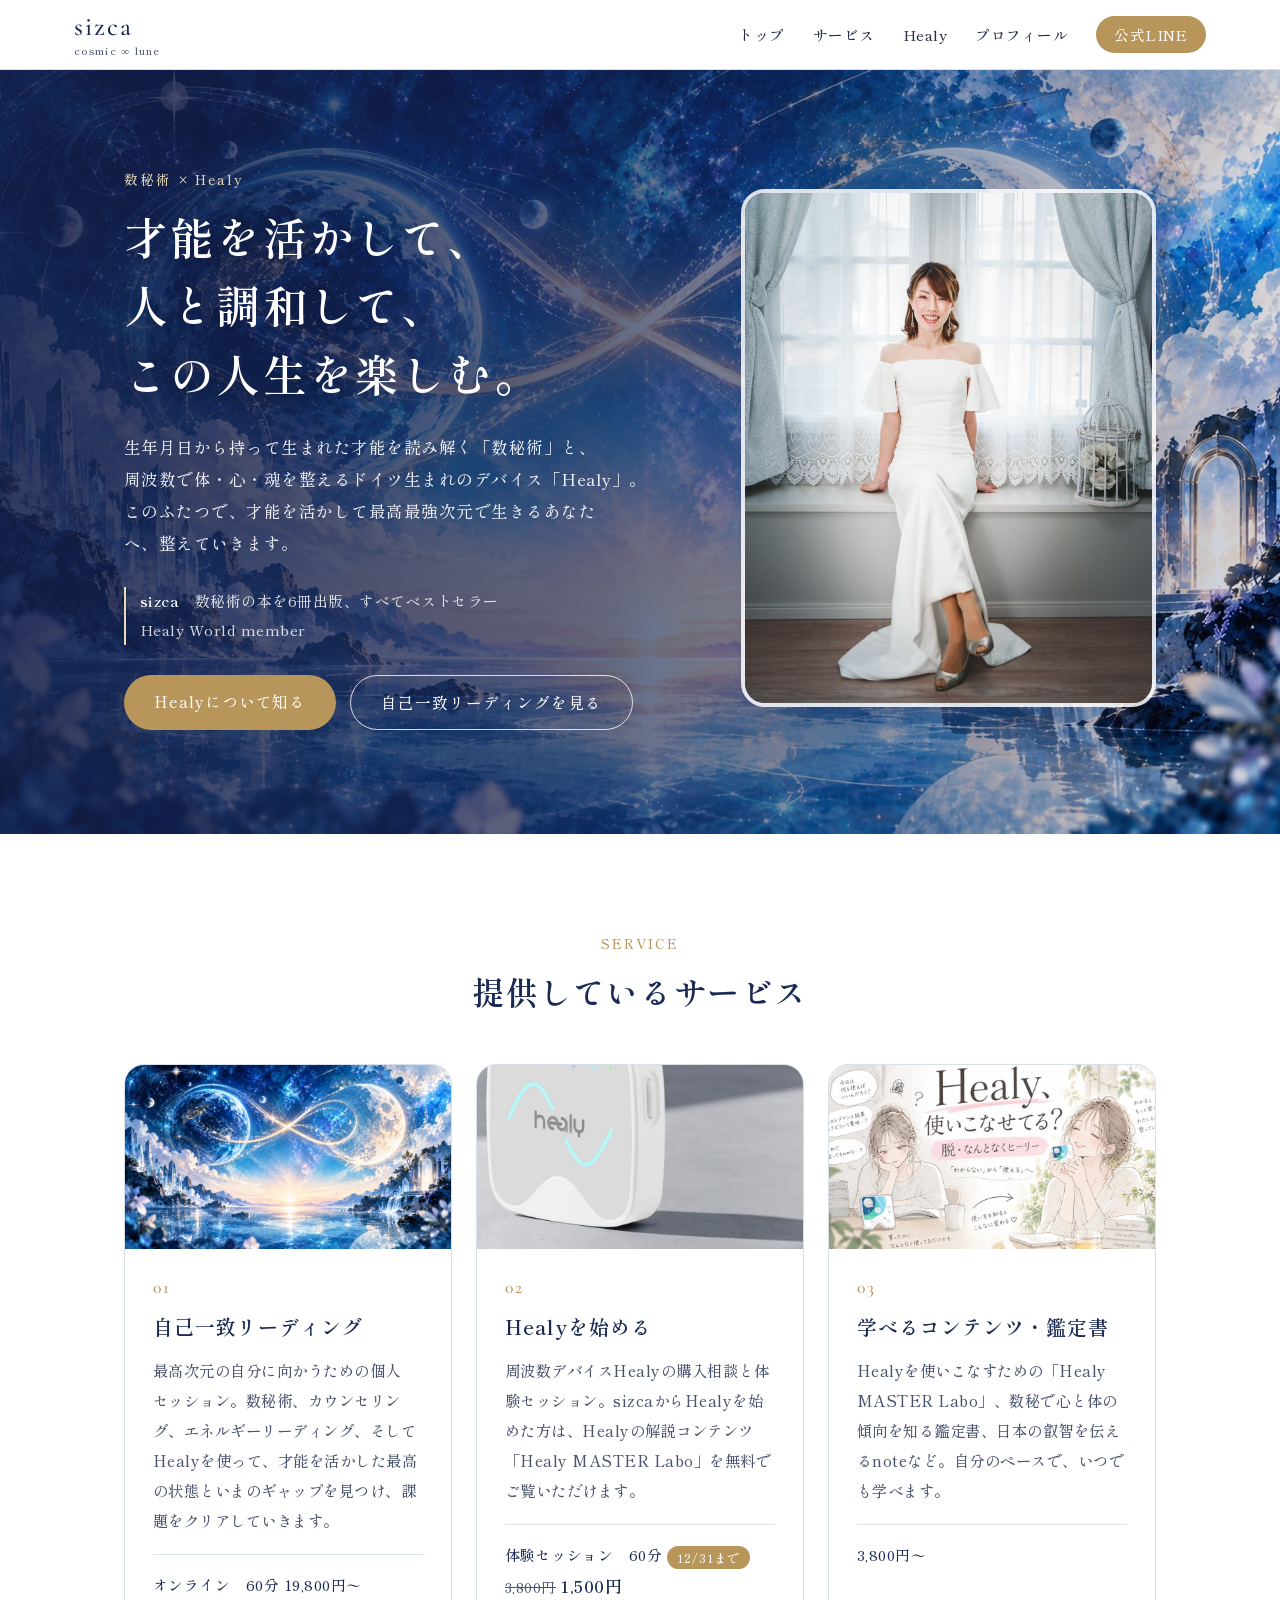
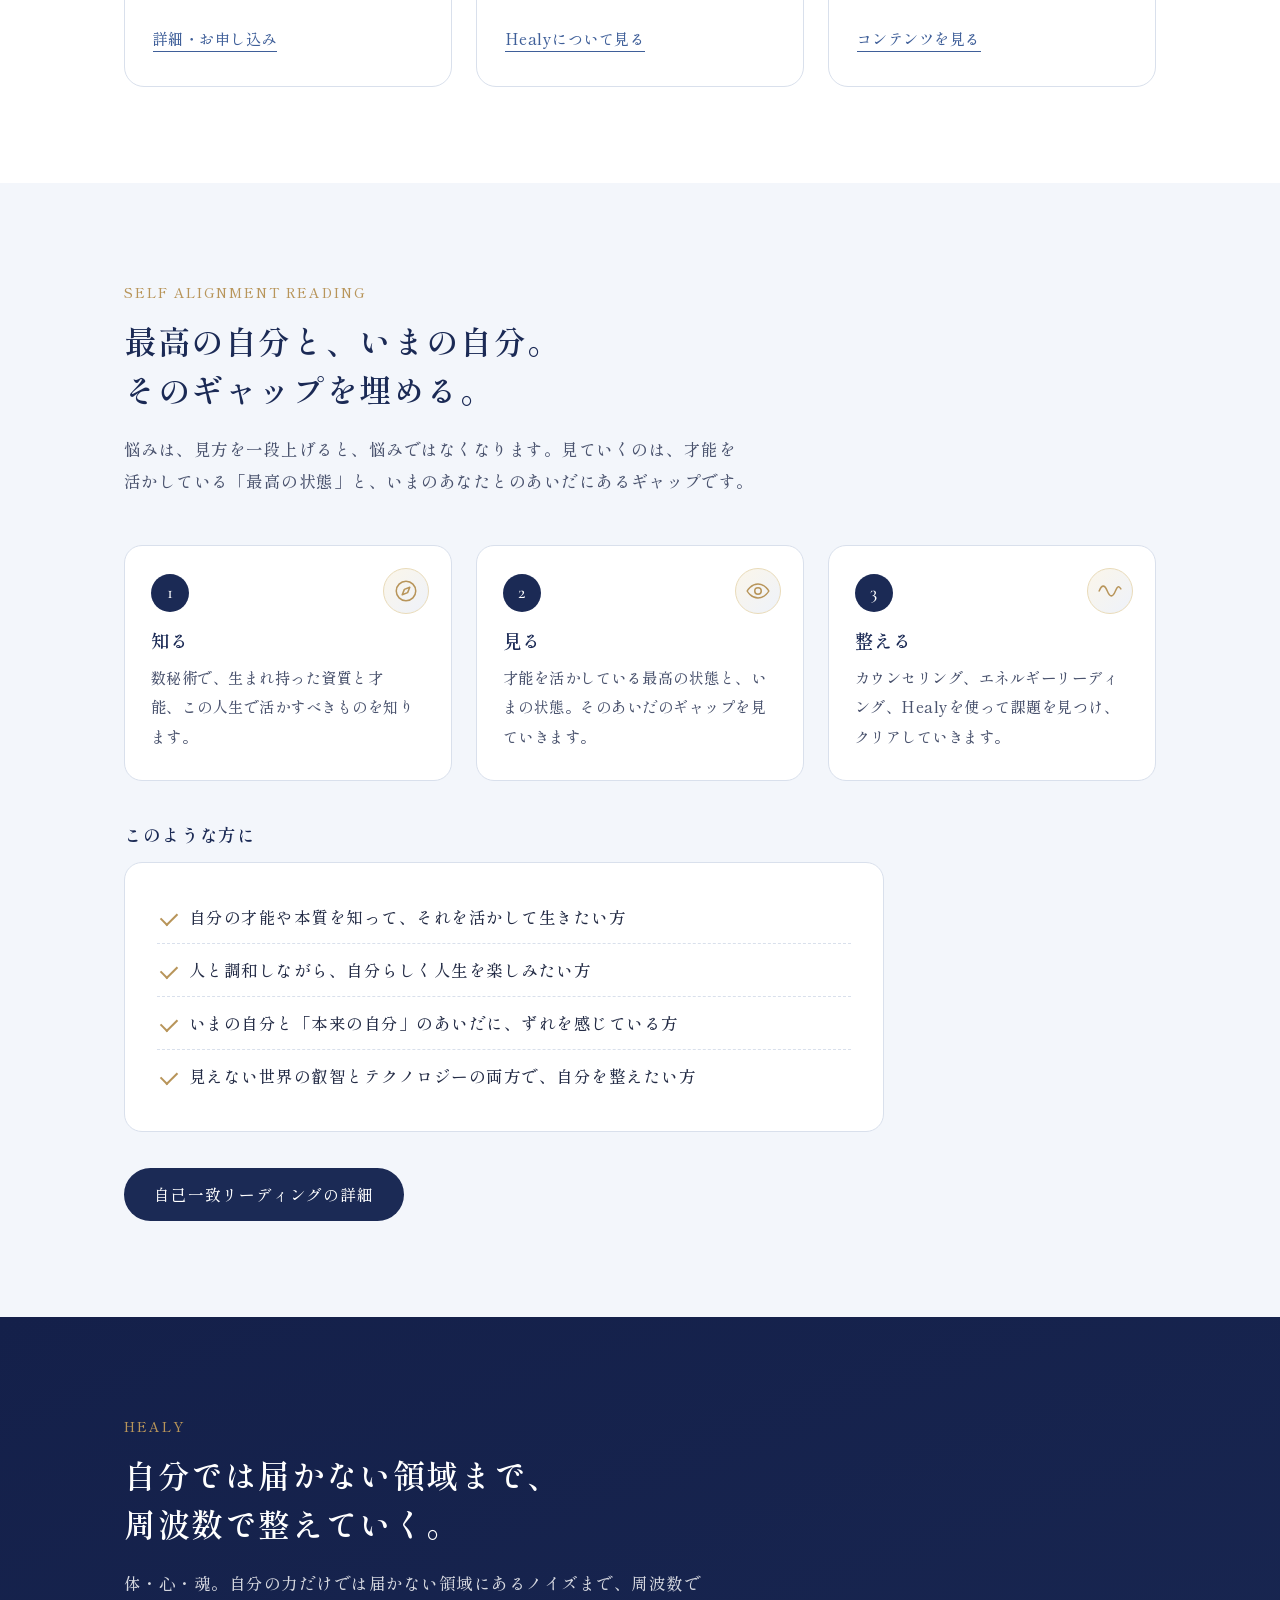
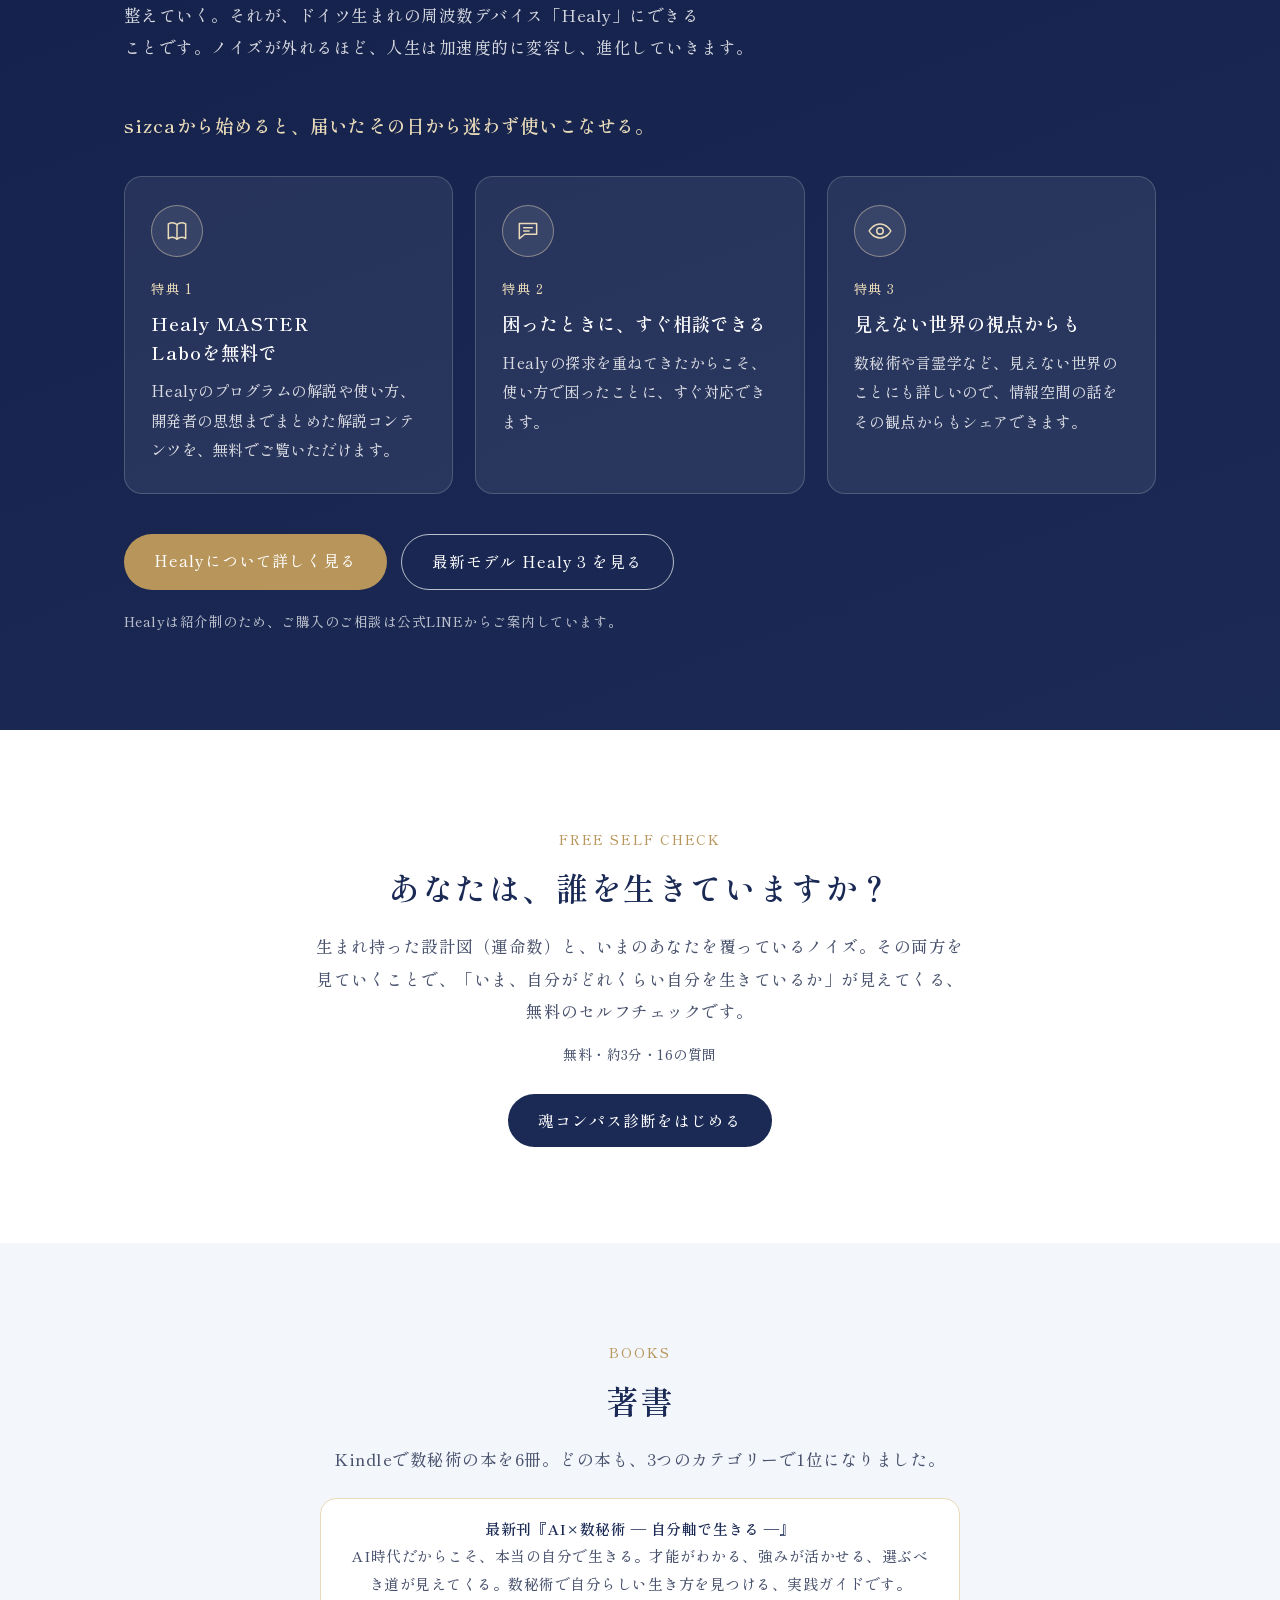
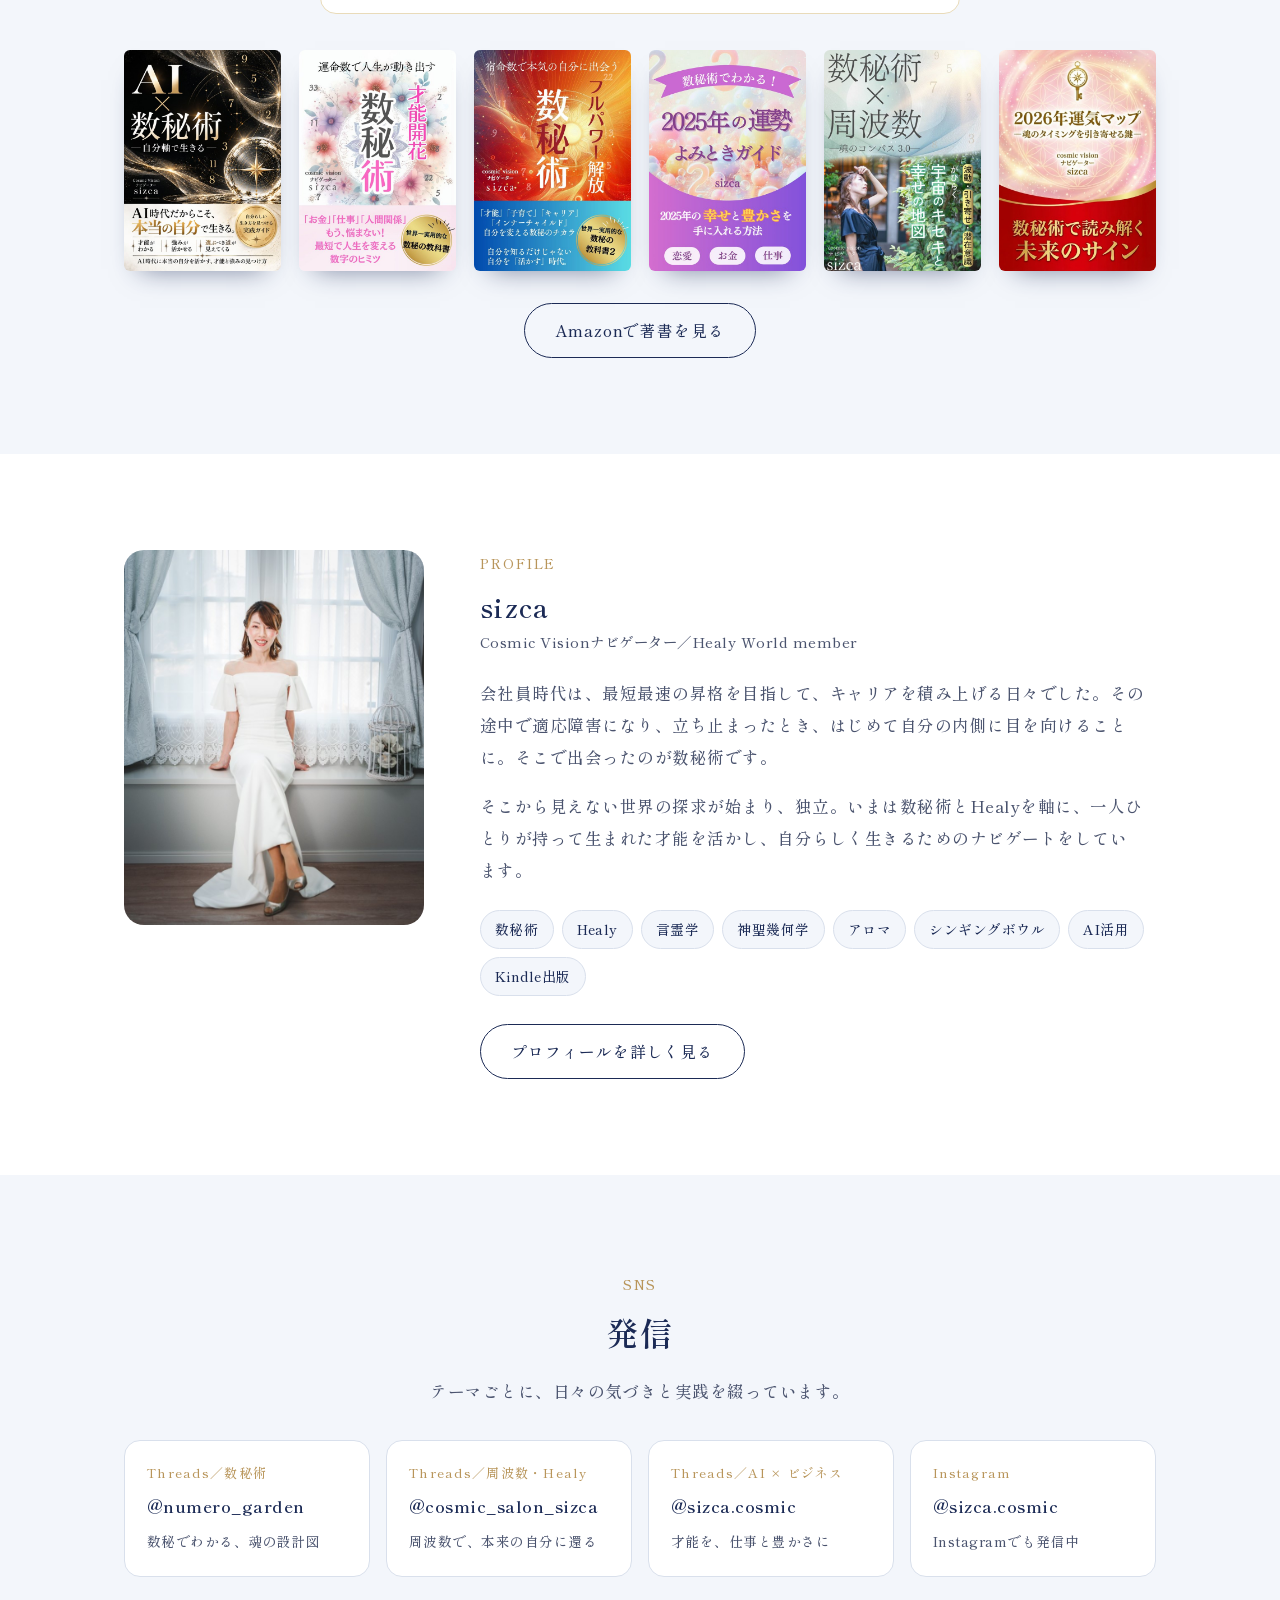
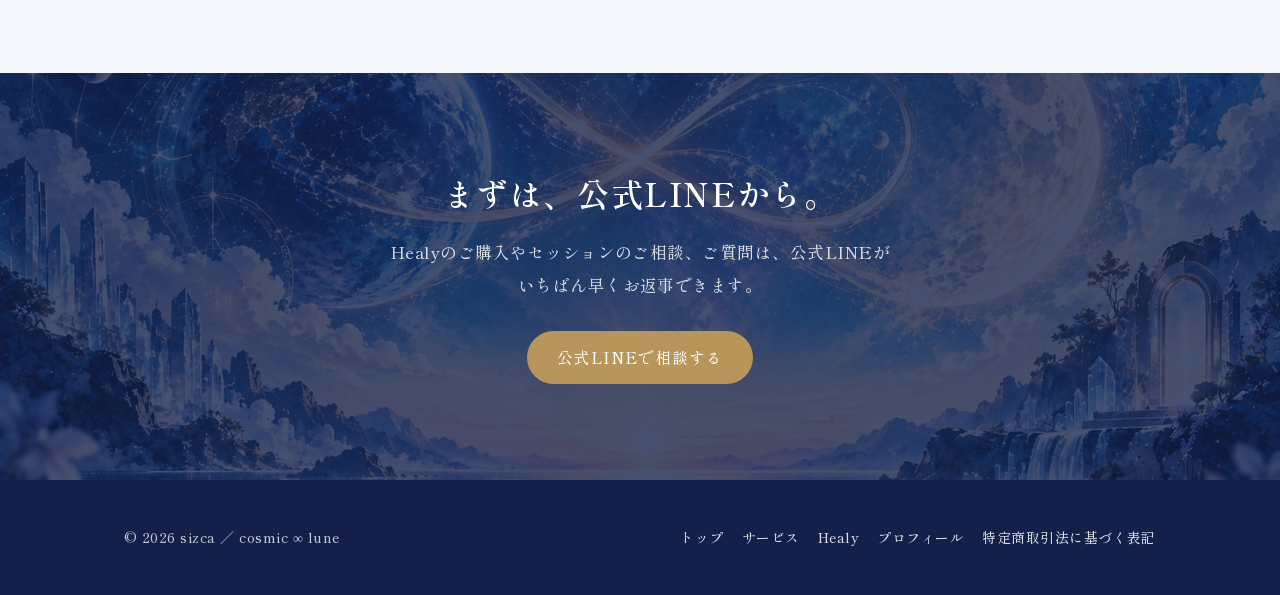
<file: index.html>
<!DOCTYPE html>
<html lang="ja">
<head>
<meta charset="UTF-8">
<meta name="viewport" content="width=device-width, initial-scale=1.0">
<title>sizca｜数秘術とHealyで、才能を活かして人生を楽しむ</title>
<meta name="description" content="数秘術で持って生まれた才能と本質を知り、Healyでいまの自分を整える。sizca（cosmic ∞ lune）の自己一致リーディング、Healyの購入相談、学べるコンテンツ。">
<link rel="icon" href="favicon.svg" type="image/svg+xml">
<link rel="apple-touch-icon" href="apple-touch-icon.png">
<meta property="og:type" content="website">
<meta property="og:site_name" content="sizca｜cosmic ∞ lune">
<meta property="og:title" content="sizca｜数秘術とHealyで、才能を活かして人生を楽しむ">
<meta property="og:description" content="数秘術で持って生まれた才能と本質を知り、Healyでいまの自分を整える。sizca（cosmic ∞ lune）の自己一致リーディング、Healyの購入相談、学べるコンテンツ。">
<meta property="og:image" content="https://sizca-cosmic.vercel.app/images/ogp.jpg">
<meta property="og:url" content="https://sizca-cosmic.vercel.app/">
<meta name="twitter:card" content="summary_large_image">
<link rel="preconnect" href="https://fonts.googleapis.com">
<link rel="preconnect" href="https://fonts.gstatic.com" crossorigin>
<link href="https://fonts.googleapis.com/css2?family=Cormorant+Garamond:wght@400;500&family=Shippori+Mincho:wght@500;600&display=swap" rel="stylesheet">
<link rel="stylesheet" href="style.css">
</head>
<body>
<header>
  <div class="bar">
    <a class="brand" href="index.html"><b>sizca</b><small>cosmic ∞ lune</small></a>
    <nav id="nav">
      <button class="menu-btn" aria-expanded="false" aria-controls="nav-list" onclick="toggleNav(this)">メニュー</button>
      <ul id="nav-list">
        <li><a href="index.html" aria-current="page">トップ</a></li>
        <li><a href="services.html">サービス</a></li>
        <li><a href="healy.html">Healy</a></li>
        <li><a href="profile.html">プロフィール</a></li>
        <li><a class="nav-line" href="https://lin.ee/60XRj8W" target="_blank" rel="noopener">公式LINE</a></li>
      </ul>
    </nav>
  </div>
</header>

<main>
<section class="hero cosmic">
  <div class="wrap">
    <div>
      <span class="eyebrow">数秘術 × Healy</span>
      <h1>才能を活かして、<br>人と調和して、<br>この人生を楽しむ。</h1>
      <p class="lead">生年月日から持って生まれた才能を読み解く「数秘術」と、周波数で体・心・魂を整えるドイツ生まれのデバイス「Healy」。このふたつで、才能を活かして最高最強次元で生きるあなたへ、整えていきます。</p>
      <p class="who"><b>sizca</b>　数秘術の本を6冊出版、すべてベストセラー<br>Healy World member</p>
      <div class="btns">
        <a class="btn btn-gold" href="healy.html">Healyについて知る</a>
        <a class="btn btn-ghost" href="services.html#reading">自己一致リーディングを見る</a>
      </div>
    </div>
    <div class="photo"><img src="images/portrait.jpg" alt="sizca" width="720" height="900"></div>
  </div>
</section>

<section>
  <div class="wrap">
    <div class="head center">
      <span class="eyebrow">SERVICE</span>
      <h2 class="sec-title">提供しているサービス</h2>
    </div>
    <div class="cards">
      <article class="card has-img">
        <div class="card-img"><img src="images/hero.jpg" alt="宇宙と無限大の循環" loading="lazy"></div>
        <span class="num">01</span>
        <h3>自己一致リーディング</h3>
        <p>最高次元の自分に向かうための個人セッション。数秘術、カウンセリング、エネルギーリーディング、そしてHealyを使って、才能を活かした最高の状態といまのギャップを見つけ、課題をクリアしていきます。</p>
        <p class="meta">オンライン　60分 19,800円〜</p>
        <p class="more"><a href="services.html#reading">詳細・お申し込み</a></p>
      </article>
      <article class="card has-img">
        <div class="card-img"><img src="images/healy-device.jpg" alt="Healy本体" loading="lazy"></div>
        <span class="num">02</span>
        <h3>Healyを始める</h3>
        <p>周波数デバイスHealyの購入相談と体験セッション。sizcaからHealyを始めた方は、Healyの解説コンテンツ「Healy MASTER Labo」を無料でご覧いただけます。</p>
        <p class="meta">体験セッション　60分 <span class="campaign">12/31まで</span> <s class="was">3,800円</s> <b>1,500円</b></p>
        <p class="more"><a href="healy.html">Healyについて見る</a></p>
      </article>
      <article class="card has-img">
        <div class="card-img"><img src="images/cover-healy.jpg" alt="Healy MASTER Labo" loading="lazy"></div>
        <span class="num">03</span>
        <h3>学べるコンテンツ・鑑定書</h3>
        <p>Healyを使いこなすための「Healy MASTER Labo」、数秘で心と体の傾向を知る鑑定書、日本の叡智を伝えるnoteなど。自分のペースで、いつでも学べます。</p>
        <p class="meta">3,800円〜</p>
        <p class="more"><a href="services.html#learn">コンテンツを見る</a></p>
      </article>
    </div>
  </div>
</section>

<section class="bg-sky">
  <div class="wrap">
    <div class="head">
      <span class="eyebrow">SELF ALIGNMENT READING</span>
      <h2 class="sec-title">最高の自分と、いまの自分。<br>そのギャップを埋める。</h2>
      <p class="sec-lead">悩みは、見方を一段上げると、悩みではなくなります。見ていくのは、才能を活かしている「最高の状態」と、いまのあなたとのあいだにあるギャップです。</p>
    </div>
    <div class="steps">
      <div class="step"><span class="ico ico-step" aria-hidden="true"><svg viewBox="0 0 24 24" fill="none" stroke="currentColor" stroke-width="1.4" stroke-linecap="round" stroke-linejoin="round"><circle cx="12" cy="12" r="9"/><path d="M15.5 8.5l-2 5-5 2 2-5z"/></svg></span><span class="n">1</span><h3>知る</h3><p>数秘術で、生まれ持った資質と才能、この人生で活かすべきものを知ります。</p></div>
      <div class="step"><span class="ico ico-step" aria-hidden="true"><svg viewBox="0 0 24 24" fill="none" stroke="currentColor" stroke-width="1.4" stroke-linecap="round" stroke-linejoin="round"><path d="M2 12s3.5-6.5 10-6.5S22 12 22 12s-3.5 6.5-10 6.5S2 12 2 12z"/><circle cx="12" cy="12" r="3"/></svg></span><span class="n">2</span><h3>見る</h3><p>才能を活かしている最高の状態と、いまの状態。そのあいだのギャップを見ていきます。</p></div>
      <div class="step"><span class="ico ico-step" aria-hidden="true"><svg viewBox="0 0 24 24" fill="none" stroke="currentColor" stroke-width="1.4" stroke-linecap="round" stroke-linejoin="round"><path d="M2 12c2.5-6 5-6 7.5 0s5 6 7.5 0 3.5-4 5-2"/></svg></span><span class="n">3</span><h3>整える</h3><p>カウンセリング、エネルギーリーディング、Healyを使って課題を見つけ、クリアしていきます。</p></div>
    </div>
    <h3 class="forlist-title">このような方に</h3>
    <ul class="forlist">
      <li>自分の才能や本質を知って、それを活かして生きたい方</li>
      <li>人と調和しながら、自分らしく人生を楽しみたい方</li>
      <li>いまの自分と「本来の自分」のあいだに、ずれを感じている方</li>
      <li>見えない世界の叡智とテクノロジーの両方で、自分を整えたい方</li>
    </ul>
    <div class="btns" style="margin-top:36px">
      <a class="btn btn-deep" href="services.html#reading">自己一致リーディングの詳細</a>
    </div>
  </div>
</section>

<section class="bg-deep">
  <div class="wrap">
    <div class="head">
      <span class="eyebrow">HEALY</span>
      <h2 class="sec-title">自分では届かない領域まで、<br>周波数で整えていく。</h2>
      <p class="sec-lead">体・心・魂。自分の力だけでは届かない領域にあるノイズまで、周波数で整えていく。それが、ドイツ生まれの周波数デバイス「Healy」にできることです。ノイズが外れるほど、人生は加速度的に変容し、進化していきます。</p>
    </div>
    <h3 class="benefits-title">sizcaから始めると、届いたその日から迷わず使いこなせる。</h3>
    <div class="benefits">
      <div class="benefit"><span class="ico" aria-hidden="true"><svg viewBox="0 0 24 24" fill="none" stroke="currentColor" stroke-width="1.4" stroke-linecap="round" stroke-linejoin="round"><path d="M4 5.5C6.5 4 9.5 4 12 6c2.5-2 5.5-2 8-.5V19c-2.5-1.5-5.5-1.5-8 .5-2.5-2-5.5-2-8-.5z"/><path d="M12 6v13.5"/></svg></span><span class="tag">特典 1</span><h3>Healy MASTER Laboを無料で</h3><p>Healyのプログラムの解説や使い方、開発者の思想までまとめた解説コンテンツを、無料でご覧いただけます。</p></div>
      <div class="benefit"><span class="ico" aria-hidden="true"><svg viewBox="0 0 24 24" fill="none" stroke="currentColor" stroke-width="1.4" stroke-linecap="round" stroke-linejoin="round"><path d="M4 5h16v10H9l-5 4z"/><path d="M8 9h8M8 12h5"/></svg></span><span class="tag">特典 2</span><h3>困ったときに、すぐ相談できる</h3><p>Healyの探求を重ねてきたからこそ、使い方で困ったことに、すぐ対応できます。</p></div>
      <div class="benefit"><span class="ico" aria-hidden="true"><svg viewBox="0 0 24 24" fill="none" stroke="currentColor" stroke-width="1.4" stroke-linecap="round" stroke-linejoin="round"><path d="M2 12s3.5-6.5 10-6.5S22 12 22 12s-3.5 6.5-10 6.5S2 12 2 12z"/><circle cx="12" cy="12" r="3"/></svg></span><span class="tag">特典 3</span><h3>見えない世界の視点からも</h3><p>数秘術や言霊学など、見えない世界のことにも詳しいので、情報空間の話をその観点からもシェアできます。</p></div>
    </div>
    <div class="btns">
      <a class="btn btn-gold" href="healy.html">Healyについて詳しく見る</a>
      <a class="btn btn-ghost" href="healy3.html">最新モデル Healy 3 を見る</a>
    </div>
    <p class="note" style="color:rgba(255,255,255,.7);margin-top:18px">Healyは紹介制のため、ご購入のご相談は公式LINEからご案内しています。</p>
  </div>
</section>

<section>
  <div class="wrap narrow center">
    <span class="eyebrow">FREE SELF CHECK</span>
    <h2 class="sec-title">あなたは、誰を生きていますか？</h2>
    <p class="sec-lead">生まれ持った設計図（運命数）と、いまのあなたを覆っているノイズ。その両方を見ていくことで、「いま、自分がどれくらい自分を生きているか」が見えてくる、無料のセルフチェックです。</p>
    <p class="note" style="margin:14px 0 26px">無料・約3分・16の質問</p>
    <div class="btns"><a class="btn btn-deep" href="https://jibun-ikiteru-shindan.vercel.app/" target="_blank" rel="noopener">魂コンパス診断をはじめる</a></div>
  </div>
</section>

<section class="bg-sky">
  <div class="wrap center">
    <span class="eyebrow">BOOKS</span>
    <h2 class="sec-title">著書</h2>
    <p class="sec-lead">Kindleで数秘術の本を6冊。どの本も、3つのカテゴリーで1位になりました。</p>
    <p class="book-new"><b>最新刊『AI×数秘術 ― 自分軸で生きる ―』</b><br>AI時代だからこそ、本当の自分で生きる。才能がわかる、強みが活かせる、選ぶべき道が見えてくる。数秘術で自分らしい生き方を見つける、実践ガイドです。</p>
    <div class="books">
      <a href="https://amzn.to/4oQjbuK" target="_blank" rel="noopener"><img src="images/book6.jpg" alt="AI×数秘術 ― 自分軸で生きる ―" loading="lazy" width="560" height="787"></a>
      <a href="https://amzn.to/4oQjbuK" target="_blank" rel="noopener"><img src="images/book1.jpg" alt="sizcaの著書" loading="lazy" width="560" height="788"></a>
      <a href="https://amzn.to/4oQjbuK" target="_blank" rel="noopener"><img src="images/book2.jpg" alt="sizcaの著書" loading="lazy" width="560" height="788"></a>
      <a href="https://amzn.to/4oQjbuK" target="_blank" rel="noopener"><img src="images/book3.jpg" alt="sizcaの著書" loading="lazy" width="560" height="788"></a>
      <a href="https://amzn.to/4oQjbuK" target="_blank" rel="noopener"><img src="images/book4.jpg" alt="sizcaの著書" loading="lazy" width="560" height="788"></a>
      <a href="https://amzn.to/4oQjbuK" target="_blank" rel="noopener"><img src="images/book5.jpg" alt="sizcaの著書" loading="lazy" width="560" height="788"></a>
    </div>
    <div class="btns"><a class="btn btn-ghost" href="https://amzn.to/4oQjbuK" target="_blank" rel="noopener">Amazonで著書を見る</a></div>
  </div>
</section>

<section>
  <div class="wrap">
    <div class="prof">
      <div class="photo"><img src="images/portrait.jpg" alt="sizca" loading="lazy" width="720" height="900"></div>
      <div>
        <span class="eyebrow">PROFILE</span>
        <h2 class="name">sizca</h2>
        <p class="title">Cosmic Visionナビゲーター／Healy World member</p>
        <p>会社員時代は、最短最速の昇格を目指して、キャリアを積み上げる日々でした。その途中で適応障害になり、立ち止まったとき、はじめて自分の内側に目を向けることに。そこで出会ったのが数秘術です。</p>
        <p>そこから見えない世界の探求が始まり、独立。いまは数秘術とHealyを軸に、一人ひとりが持って生まれた才能を活かし、自分らしく生きるためのナビゲートをしています。</p>
        <div class="skills">
          <span>数秘術</span><span>Healy</span><span>言霊学</span><span>神聖幾何学</span><span>アロマ</span><span>シンギングボウル</span><span>AI活用</span><span>Kindle出版</span>
        </div>
        <a class="btn btn-ghost" href="profile.html">プロフィールを詳しく見る</a>
      </div>
    </div>
  </div>
</section>

<section class="bg-sky">
  <div class="wrap">
    <div class="head center" style="margin-bottom:0">
      <span class="eyebrow">SNS</span>
      <h2 class="sec-title">発信</h2>
      <p class="sec-lead">テーマごとに、日々の気づきと実践を綴っています。</p>
    </div>
    <div class="channels">
      <a class="channel" href="https://www.threads.com/@numero_garden" target="_blank" rel="noopener"><small>Threads／数秘術</small><b>@numero_garden</b><span>数秘でわかる、魂の設計図</span></a>
      <a class="channel" href="https://www.threads.com/@cosmic_salon_sizca" target="_blank" rel="noopener"><small>Threads／周波数・Healy</small><b>@cosmic_salon_sizca</b><span>周波数で、本来の自分に還る</span></a>
      <a class="channel" href="https://www.threads.com/@sizca.cosmic" target="_blank" rel="noopener"><small>Threads／AI × ビジネス</small><b>@sizca.cosmic</b><span>才能を、仕事と豊かさに</span></a>
      <a class="channel" href="https://www.instagram.com/sizca.cosmic/" target="_blank" rel="noopener"><small>Instagram</small><b>@sizca.cosmic</b><span>Instagramでも発信中</span></a>
    </div>
  </div>
</section>
</main>
<section class="bg-deep contact cosmic-band">
  <div class="wrap center">
    <h2 class="sec-title">まずは、公式LINEから。</h2>
    <p class="sec-lead">Healyのご購入やセッションのご相談、ご質問は、公式LINEがいちばん早くお返事できます。</p>
    <div class="btns"><a class="btn btn-gold" href="https://lin.ee/60XRj8W" target="_blank" rel="noopener">公式LINEで相談する</a></div>
  </div>
</section>
<footer>
  <div class="wrap">
    <span>© 2026 sizca ／ cosmic ∞ lune</span>
    <ul>
      <li><a href="index.html">トップ</a></li>
      <li><a href="services.html">サービス</a></li>
      <li><a href="healy.html">Healy</a></li>
      <li><a href="profile.html">プロフィール</a></li>
      <li><a href="law.html">特定商取引法に基づく表記</a></li>
    </ul>
  </div>
</footer>
<script>
  function toggleNav(btn){
    const nav=document.getElementById('nav');
    const open=nav.classList.toggle('open');
    btn.setAttribute('aria-expanded',open);
  }
</script>
</body>
</html>
</file>
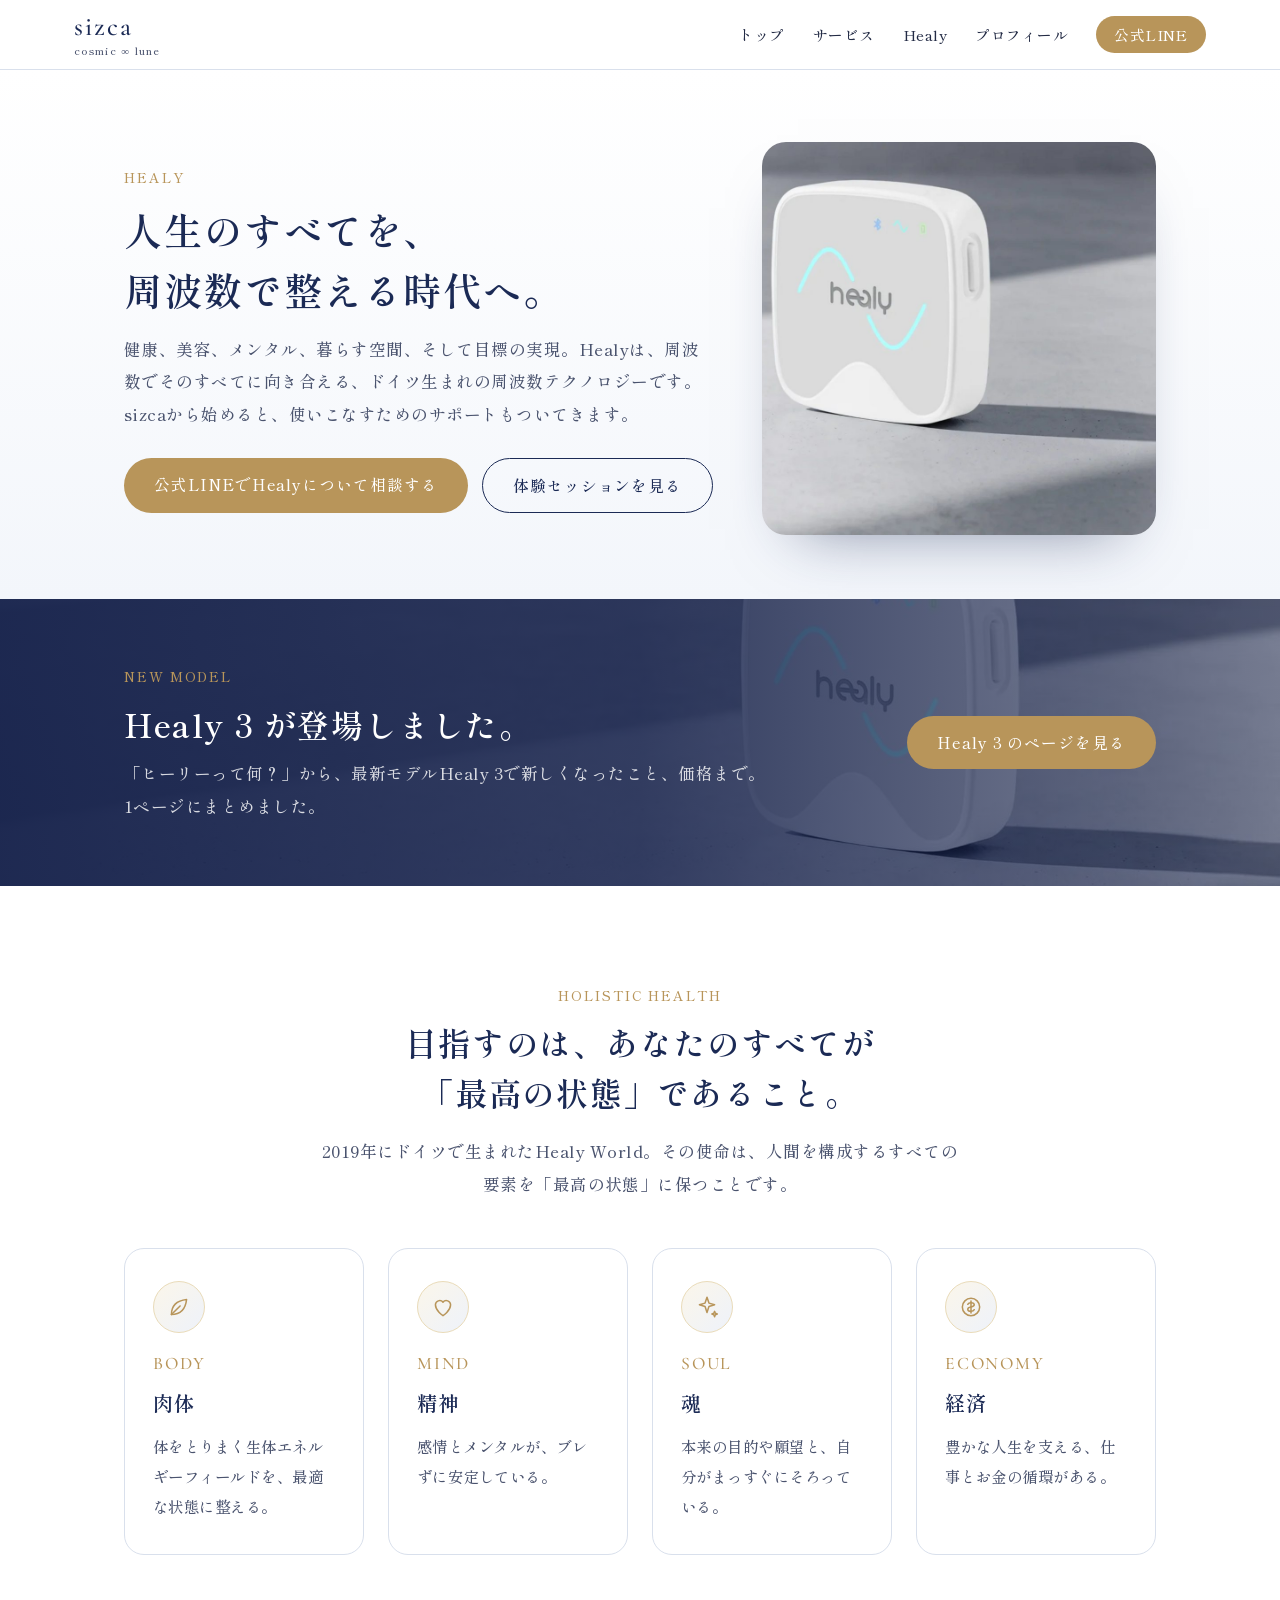
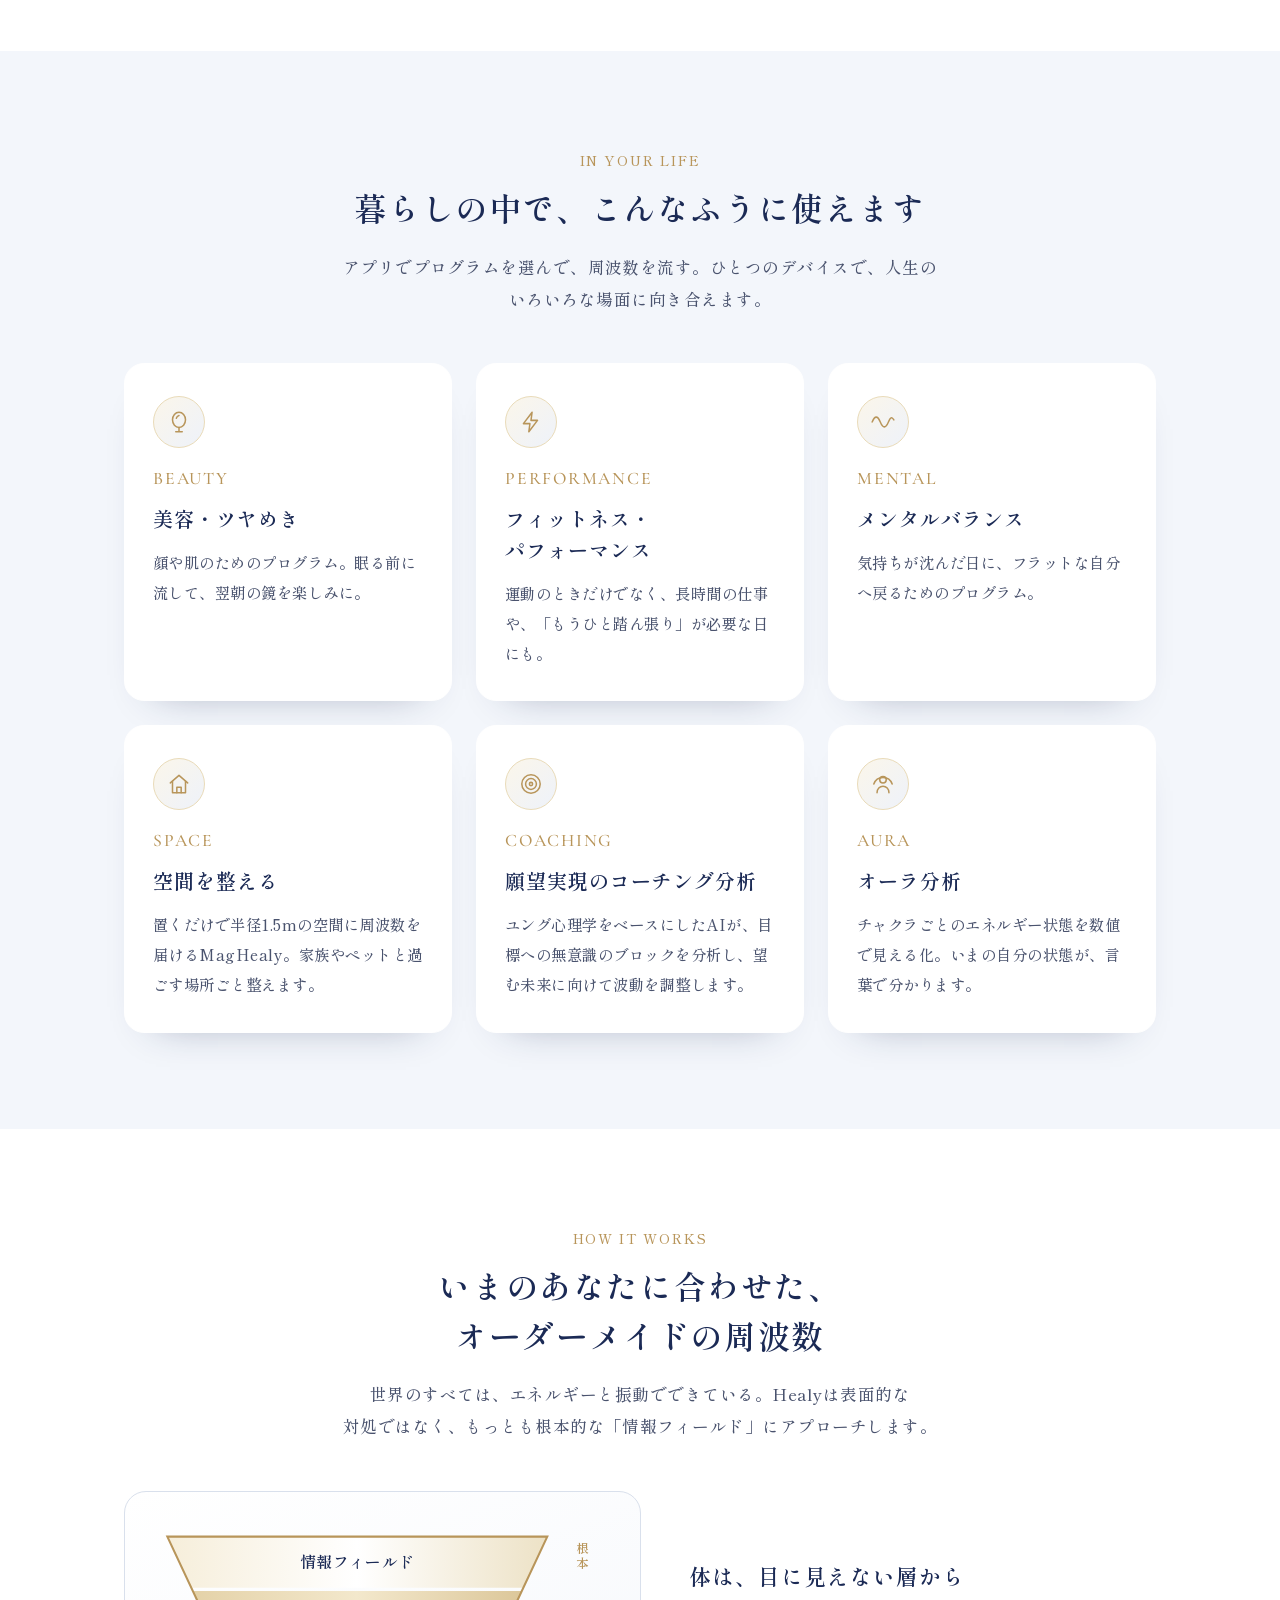
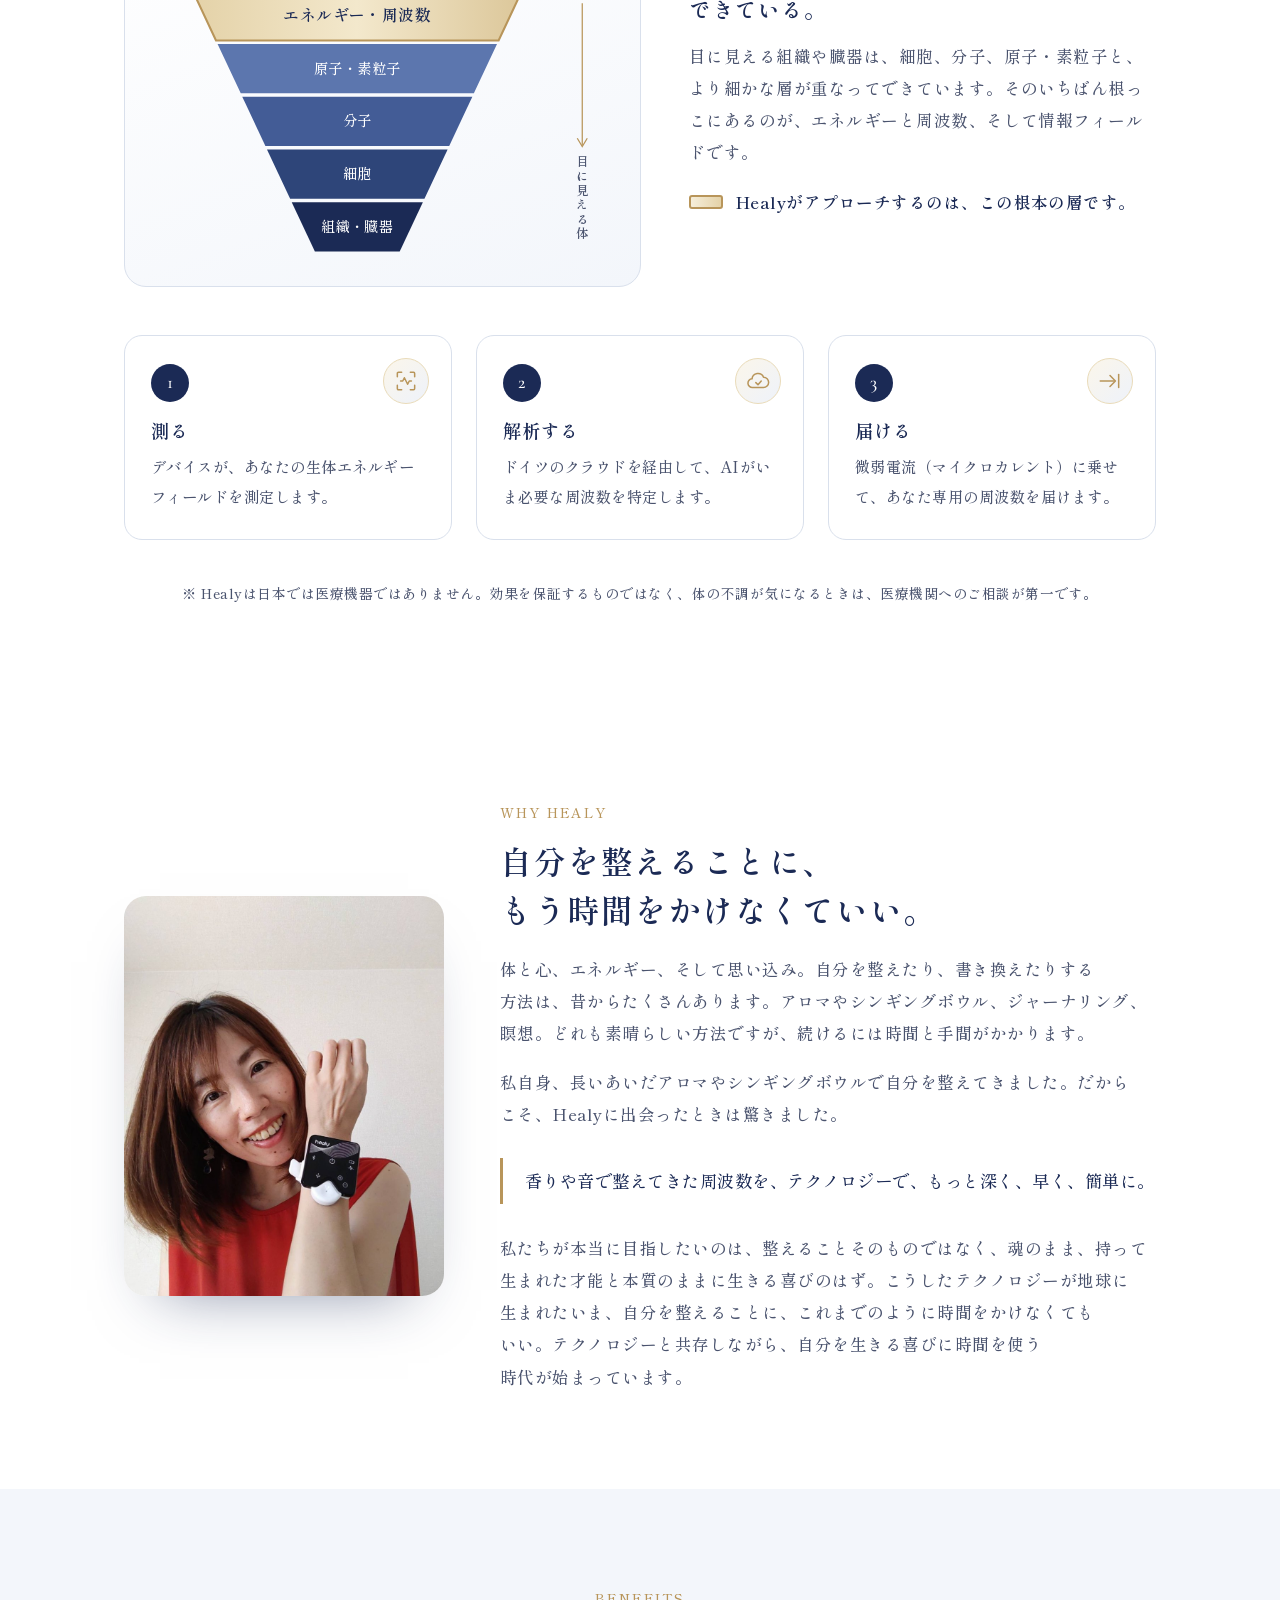
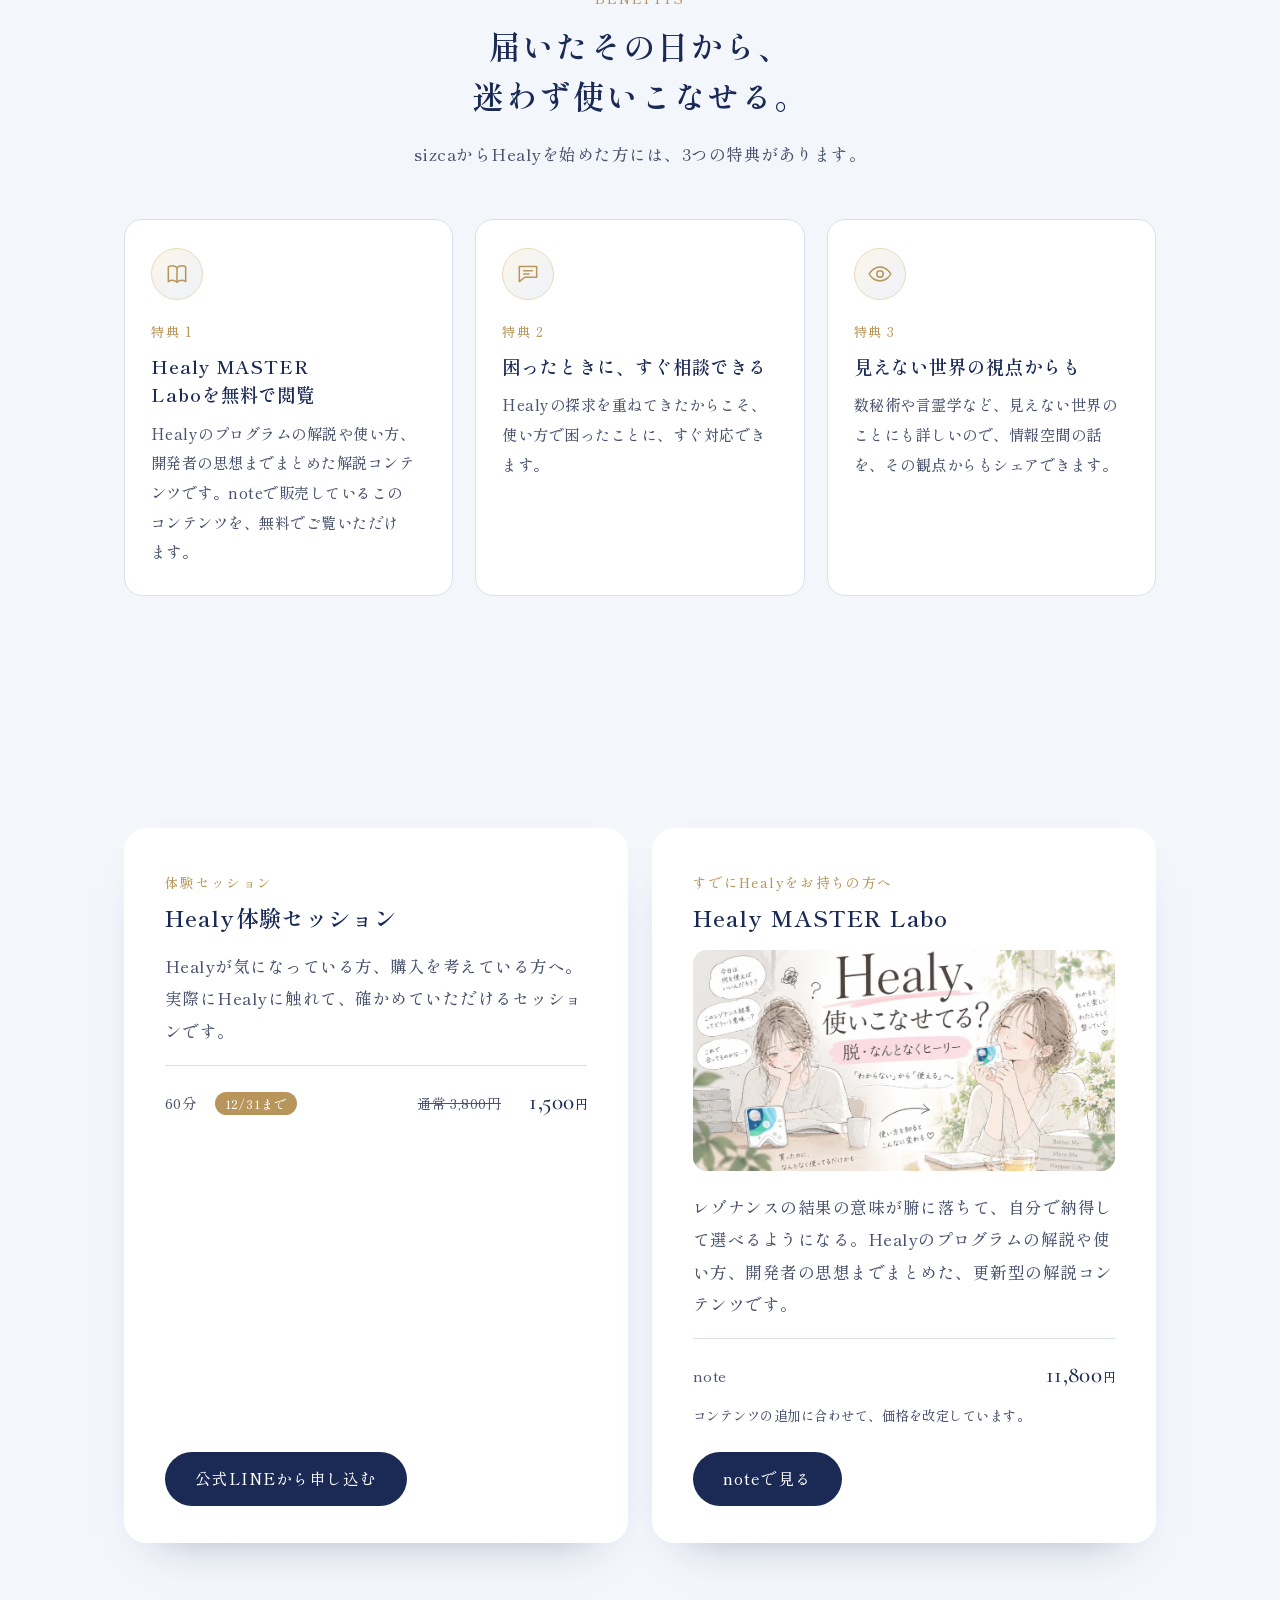
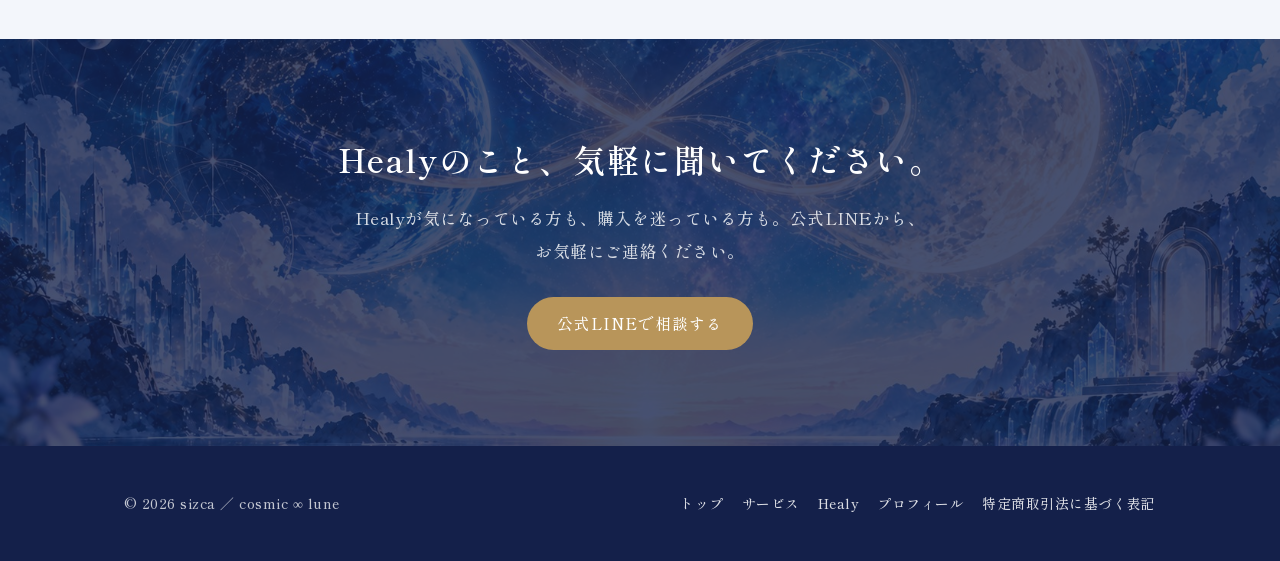
<file: healy.html>
<!DOCTYPE html>
<html lang="ja">
<head>
<meta charset="UTF-8">
<meta name="viewport" content="width=device-width, initial-scale=1.0">
<title>Healy｜周波数で人生を整える｜sizca｜cosmic ∞ lune</title>
<meta name="description" content="周波数デバイスHealyの購入相談と体験セッション。sizcaからHealyを始めた方は、解説コンテンツHealy MASTER Laboを無料で閲覧できます。">
<link rel="icon" href="favicon.svg" type="image/svg+xml">
<link rel="apple-touch-icon" href="apple-touch-icon.png">
<meta property="og:type" content="website">
<meta property="og:site_name" content="sizca｜cosmic ∞ lune">
<meta property="og:title" content="Healy｜周波数で人生を整える｜sizca｜cosmic ∞ lune">
<meta property="og:description" content="周波数デバイスHealyの購入相談と体験セッション。sizcaからHealyを始めた方は、解説コンテンツHealy MASTER Laboを無料で閲覧できます。">
<meta property="og:image" content="https://sizca-cosmic.vercel.app/images/ogp.jpg">
<meta property="og:url" content="https://sizca-cosmic.vercel.app/healy.html">
<meta name="twitter:card" content="summary_large_image">
<link rel="preconnect" href="https://fonts.googleapis.com">
<link rel="preconnect" href="https://fonts.gstatic.com" crossorigin>
<link href="https://fonts.googleapis.com/css2?family=Cormorant+Garamond:wght@400;500&family=Shippori+Mincho:wght@500;600&display=swap" rel="stylesheet">
<link rel="stylesheet" href="style.css">
</head>
<body>
<header>
  <div class="bar">
    <a class="brand" href="index.html"><b>sizca</b><small>cosmic ∞ lune</small></a>
    <nav id="nav">
      <button class="menu-btn" aria-expanded="false" aria-controls="nav-list" onclick="toggleNav(this)">メニュー</button>
      <ul id="nav-list">
        <li><a href="index.html">トップ</a></li>
        <li><a href="services.html">サービス</a></li>
        <li><a href="healy.html" aria-current="page">Healy</a></li>
        <li><a href="profile.html">プロフィール</a></li>
        <li><a class="nav-line" href="https://lin.ee/60XRj8W" target="_blank" rel="noopener">公式LINE</a></li>
      </ul>
    </nav>
  </div>
</header>

<main>
<section class="page-hero">
  <div class="wrap split">
    <div>
    <span class="eyebrow">HEALY</span>
    <h1>人生のすべてを、<br>周波数で整える時代へ。</h1>
    <p>健康、美容、メンタル、暮らす空間、そして目標の実現。Healyは、周波数でそのすべてに向き合える、ドイツ生まれの周波数テクノロジーです。sizcaから始めると、使いこなすためのサポートもついてきます。</p>
    <div class="btns" style="margin-top:28px">
      <a class="btn btn-gold" href="https://lin.ee/60XRj8W" target="_blank" rel="noopener">公式LINEでHealyについて相談する</a>
      <a class="btn btn-ghost" href="#trial">体験セッションを見る</a>
    </div>
    </div>
    <div class="device"><img src="images/healy-device.jpg" alt="Healy本体" width="900" height="888"></div>
  </div>
</section>

<section class="bg-deep h3-section" style="padding:64px 0">
  <div class="wrap h3-band">
    <div>
      <span class="eyebrow">NEW MODEL</span>
      <h2 class="sec-title" style="margin-bottom:8px">Healy 3 が登場しました。</h2>
      <p class="sec-lead">「ヒーリーって何？」から、最新モデルHealy 3で新しくなったこと、価格まで。1ページにまとめました。</p>
    </div>
    <a class="btn btn-gold" href="healy3.html">Healy 3 のページを見る</a>
  </div>
</section>

<section>
  <div class="wrap">
    <div class="head center">
      <span class="eyebrow">HOLISTIC HEALTH</span>
      <h2 class="sec-title">目指すのは、あなたのすべてが<br>「最高の状態」であること。</h2>
      <p class="sec-lead">2019年にドイツで生まれたHealy World。その使命は、人間を構成するすべての要素を「最高の状態」に保つことです。</p>
    </div>
    <div class="cards cards-4">
      <article class="card"><span class="ico" aria-hidden="true"><svg viewBox="0 0 24 24" fill="none" stroke="currentColor" stroke-width="1.4" stroke-linecap="round" stroke-linejoin="round"><path d="M5 19c0-8 5-13 14-14-1 9-6 14-14 14z"/><path d="M5 19l8-8"/></svg></span><span class="num">BODY</span><h3>肉体</h3><p>体をとりまく生体エネルギーフィールドを、最適な状態に整える。</p></article>
      <article class="card"><span class="ico" aria-hidden="true"><svg viewBox="0 0 24 24" fill="none" stroke="currentColor" stroke-width="1.4" stroke-linecap="round" stroke-linejoin="round"><path d="M12 20s-7-4.5-7-10a4 4 0 0 1 7-2.5A4 4 0 0 1 19 10c0 5.5-7 10-7 10z"/></svg></span><span class="num">MIND</span><h3>精神</h3><p>感情とメンタルが、ブレずに安定している。</p></article>
      <article class="card"><span class="ico" aria-hidden="true"><svg viewBox="0 0 24 24" fill="none" stroke="currentColor" stroke-width="1.4" stroke-linecap="round" stroke-linejoin="round"><path d="M12 3l1.8 5.4L19 10l-5.2 1.6L12 17l-1.8-5.4L5 10l5.2-1.6z"/><path d="M19 16l.7 1.8 1.8.7-1.8.7-.7 1.8-.7-1.8-1.8-.7 1.8-.7z"/></svg></span><span class="num">SOUL</span><h3>魂</h3><p>本来の目的や願望と、自分がまっすぐにそろっている。</p></article>
      <article class="card"><span class="ico" aria-hidden="true"><svg viewBox="0 0 24 24" fill="none" stroke="currentColor" stroke-width="1.4" stroke-linecap="round" stroke-linejoin="round"><circle cx="12" cy="12" r="8"/><path d="M9 9.5c.5-1 1.5-1.5 3-1.5 1.8 0 3 .9 3 2s-1 1.6-3 2-3 .9-3 2 1.2 2 3 2c1.5 0 2.5-.5 3-1.5"/><path d="M12 6.5v11"/></svg></span><span class="num">ECONOMY</span><h3>経済</h3><p>豊かな人生を支える、仕事とお金の循環がある。</p></article>
    </div>
  </div>
</section>

<section class="bg-sky">
  <div class="wrap">
    <div class="head center">
      <span class="eyebrow">IN YOUR LIFE</span>
      <h2 class="sec-title">暮らしの中で、こんなふうに使えます</h2>
      <p class="sec-lead">アプリでプログラムを選んで、周波数を流す。ひとつのデバイスで、人生のいろいろな場面に向き合えます。</p>
    </div>
    <div class="cards">
      <article class="card"><span class="ico" aria-hidden="true"><svg viewBox="0 0 24 24" fill="none" stroke="currentColor" stroke-width="1.4" stroke-linecap="round" stroke-linejoin="round"><ellipse cx="12" cy="10" rx="6" ry="7"/><path d="M12 17v4M9 21h6"/><path d="M9.5 8.5c.5-1.5 1.5-2.2 2.5-2.5"/></svg></span><span class="num">BEAUTY</span><h3>美容・ツヤめき</h3><p>顔や肌のためのプログラム。眠る前に流して、翌朝の鏡を楽しみに。</p></article>
      <article class="card"><span class="ico" aria-hidden="true"><svg viewBox="0 0 24 24" fill="none" stroke="currentColor" stroke-width="1.4" stroke-linecap="round" stroke-linejoin="round"><path d="M13 3L5 13.5h6L10 21l8-10.5h-6z"/></svg></span><span class="num">PERFORMANCE</span><h3>フィットネス・パフォーマンス</h3><p>運動のときだけでなく、長時間の仕事や、「もうひと踏ん張り」が必要な日にも。</p></article>
      <article class="card"><span class="ico" aria-hidden="true"><svg viewBox="0 0 24 24" fill="none" stroke="currentColor" stroke-width="1.4" stroke-linecap="round" stroke-linejoin="round"><path d="M2 12c2.5-6 5-6 7.5 0s5 6 7.5 0 3.5-4 5-2"/></svg></span><span class="num">MENTAL</span><h3>メンタルバランス</h3><p>気持ちが沈んだ日に、フラットな自分へ戻るためのプログラム。</p></article>
      <article class="card"><span class="ico" aria-hidden="true"><svg viewBox="0 0 24 24" fill="none" stroke="currentColor" stroke-width="1.4" stroke-linecap="round" stroke-linejoin="round"><path d="M4 11l8-7 8 7"/><path d="M6 9.5V20h12V9.5"/><path d="M10 20v-5h4v5"/></svg></span><span class="num">SPACE</span><h3>空間を整える</h3><p>置くだけで半径1.5mの空間に周波数を届けるMagHealy。家族やペットと過ごす場所ごと整えます。</p></article>
      <article class="card"><span class="ico" aria-hidden="true"><svg viewBox="0 0 24 24" fill="none" stroke="currentColor" stroke-width="1.4" stroke-linecap="round" stroke-linejoin="round"><circle cx="12" cy="12" r="8.5"/><circle cx="12" cy="12" r="5"/><circle cx="12" cy="12" r="1.5"/></svg></span><span class="num">COACHING</span><h3>願望実現のコーチング分析</h3><p>ユング心理学をベースにしたAIが、目標への無意識のブロックを分析し、望む未来に向けて波動を調整します。</p></article>
      <article class="card"><span class="ico" aria-hidden="true"><svg viewBox="0 0 24 24" fill="none" stroke="currentColor" stroke-width="1.4" stroke-linecap="round" stroke-linejoin="round"><circle cx="12" cy="8" r="3"/><path d="M6.5 20c0-3.5 2.5-6 5.5-6s5.5 2.5 5.5 6"/><path d="M3.5 12a9 9 0 0 1 17 0"/></svg></span><span class="num">AURA</span><h3>オーラ分析</h3><p>チャクラごとのエネルギー状態を数値で見える化。いまの自分の状態が、言葉で分かります。</p></article>
    </div>
    </div>
</section>

<section>
  <div class="wrap">
    <div class="head center">
      <span class="eyebrow">HOW IT WORKS</span>
      <h2 class="sec-title">いまのあなたに合わせた、<br>オーダーメイドの周波数</h2>
      <p class="sec-lead">世界のすべては、エネルギーと振動でできている。Healyは表面的な対処ではなく、もっとも根本的な「情報フィールド」にアプローチします。</p>
    </div>
    <div class="layers-wrap">
      <figure class="layers-fig"><svg class="layers" viewBox="0 0 560 420" role="img" aria-label="上から、情報フィールド、エネルギー・周波数、原子・素粒子、分子、細胞、組織・臓器と重なる層の図。上が根本、下が目に見える体。Healyは上の2層にアプローチする" font-family="'Shippori Mincho',serif">
<defs>
<linearGradient id="g0" x1="0" x2="1"><stop offset="0" stop-color="#F6EEDA"/><stop offset=".5" stop-color="#FFFFFF"/><stop offset="1" stop-color="#EDE2C6"/></linearGradient>
<linearGradient id="g1" x1="0" x2="1"><stop offset="0" stop-color="#E4D2A8"/><stop offset=".5" stop-color="#F3E8CC"/><stop offset="1" stop-color="#DCC79A"/></linearGradient>
</defs>
<polygon points="22.0,20.0 478.0,20.0 449.3,81.3 50.7,81.3" fill="url(#g0)"/><text x="250" y="57.5" text-anchor="middle" font-size="19" fill="#1B2A55" font-weight="600">情報フィールド</text><polygon points="52.6,85.3 447.4,85.3 419.6,144.7 80.4,144.7" fill="url(#g1)"/><text x="250" y="121.8" text-anchor="middle" font-size="19" fill="#1B2A55" font-weight="600">エネルギー・周波数</text><polygon points="82.3,148.7 417.7,148.7 389.9,208.0 110.1,208.0" fill="#5C76AE"/><text x="250" y="184.5" text-anchor="middle" font-size="17" fill="#fff" font-weight="500">原子・素粒子</text><polygon points="111.9,212.0 388.1,212.0 360.3,271.3 139.7,271.3" fill="#435C96"/><text x="250" y="247.8" text-anchor="middle" font-size="17" fill="#fff" font-weight="500">分子</text><polygon points="141.6,275.3 358.4,275.3 330.6,334.7 169.4,334.7" fill="#2E4579"/><text x="250" y="311.1" text-anchor="middle" font-size="17" fill="#fff" font-weight="500">細胞</text><polygon points="171.3,338.7 328.7,338.7 300.9,398.0 199.1,398.0" fill="#1B2A55"/><text x="250" y="374.5" text-anchor="middle" font-size="17" fill="#fff" font-weight="500">組織・臓器</text>
<polygon points="22.0,20 478.0,20 419.6,144.7 80.4,144.7" fill="none" stroke="#B8955A" stroke-width="2.5"/>
<text x="520" y="26" font-size="15" fill="#B8955A" font-weight="600" writing-mode="tb" glyph-orientation-vertical="0" letter-spacing="4">根本</text>
<line x1="520" y1="100" x2="520" y2="270" stroke="#B8955A" stroke-width="1.5"/>
<path d="M514 262 L520 272 L526 262" fill="none" stroke="#B8955A" stroke-width="1.5"/>
<text x="520" y="282" font-size="15" fill="#4A536E" font-weight="600" writing-mode="tb" glyph-orientation-vertical="0" letter-spacing="3">目に見える体</text>
</svg></figure>
      <div class="layers-text">
        <h3>体は、目に見えない層から<br>できている。</h3>
        <p>目に見える組織や臓器は、細胞、分子、原子・素粒子と、より細かな層が重なってできています。そのいちばん根っこにあるのが、エネルギーと周波数、そして情報フィールドです。</p>
        <p class="layers-note"><span></span>Healyがアプローチするのは、この根本の層です。</p>
      </div>
    </div>
    <div class="steps">
      <div class="step"><span class="ico ico-step" aria-hidden="true"><svg viewBox="0 0 24 24" fill="none" stroke="currentColor" stroke-width="1.4" stroke-linecap="round" stroke-linejoin="round"><path d="M4 8V5a1 1 0 0 1 1-1h3M16 4h3a1 1 0 0 1 1 1v3M20 16v3a1 1 0 0 1-1 1h-3M8 20H5a1 1 0 0 1-1-1v-3"/><path d="M7 12h2l1.5-3 3 6 1.5-3h2"/></svg></span><span class="n">1</span><h3>測る</h3><p>デバイスが、あなたの生体エネルギーフィールドを測定します。</p></div>
      <div class="step"><span class="ico ico-step" aria-hidden="true"><svg viewBox="0 0 24 24" fill="none" stroke="currentColor" stroke-width="1.4" stroke-linecap="round" stroke-linejoin="round"><path d="M7 18a4 4 0 0 1-.5-8 5.5 5.5 0 0 1 10.6-1.5A4.5 4.5 0 0 1 17 18z"/><path d="M10 13.5l2 2 3-3.5"/></svg></span><span class="n">2</span><h3>解析する</h3><p>ドイツのクラウドを経由して、AIがいま必要な周波数を特定します。</p></div>
      <div class="step"><span class="ico ico-step" aria-hidden="true"><svg viewBox="0 0 24 24" fill="none" stroke="currentColor" stroke-width="1.4" stroke-linecap="round" stroke-linejoin="round"><path d="M3 12h13"/><path d="M12 7l5 5-5 5"/><path d="M20 6v12"/></svg></span><span class="n">3</span><h3>届ける</h3><p>微弱電流（マイクロカレント）に乗せて、あなた専用の周波数を届けます。</p></div>
    </div>
    <p class="note center" style="margin-top:20px">※ Healyは日本では医療機器ではありません。効果を保証するものではなく、体の不調が気になるときは、医療機関へのご相談が第一です。</p>
  </div>
</section>

<section>
  <div class="wrap story-split">
    <div class="story-photo"><img src="images/healy-sizca.jpg" alt="Healyを手首につけたsizca" loading="lazy" width="900" height="1200"></div>
    <div>
    <span class="eyebrow">WHY HEALY</span>
    <h2 class="sec-title">自分を整えることに、<br>もう時間をかけなくていい。</h2>
    <p class="sec-lead">体と心、エネルギー、そして思い込み。自分を整えたり、書き換えたりする方法は、昔からたくさんあります。アロマやシンギングボウル、ジャーナリング、瞑想。どれも素晴らしい方法ですが、続けるには時間と手間がかかります。</p>
    <p class="sec-lead" style="margin-top:1em">私自身、長いあいだアロマやシンギングボウルで自分を整えてきました。だからこそ、Healyに出会ったときは驚きました。</p>
    <p class="quote">香りや音で整えてきた周波数を、テクノロジーで、もっと深く、早く、簡単に。</p>
    <p class="sec-lead">私たちが本当に目指したいのは、整えることそのものではなく、魂のまま、持って生まれた才能と本質のままに生きる喜びのはず。こうしたテクノロジーが地球に生まれたいま、自分を整えることに、これまでのように時間をかけなくてもいい。テクノロジーと共存しながら、自分を生きる喜びに時間を使う時代が始まっています。</p>
  </div>
  </div>
</section>

<section class="bg-sky light">
  <div class="wrap">
    <div class="head center">
      <span class="eyebrow">BENEFITS</span>
      <h2 class="sec-title">届いたその日から、<br>迷わず使いこなせる。</h2>
      <p class="sec-lead">sizcaからHealyを始めた方には、3つの特典があります。</p>
    </div>
    <div class="benefits">
      <div class="benefit"><span class="ico" aria-hidden="true"><svg viewBox="0 0 24 24" fill="none" stroke="currentColor" stroke-width="1.4" stroke-linecap="round" stroke-linejoin="round"><path d="M4 5.5C6.5 4 9.5 4 12 6c2.5-2 5.5-2 8-.5V19c-2.5-1.5-5.5-1.5-8 .5-2.5-2-5.5-2-8-.5z"/><path d="M12 6v13.5"/></svg></span><span class="tag">特典 1</span><h3>Healy MASTER Laboを無料で閲覧</h3><p>Healyのプログラムの解説や使い方、開発者の思想までまとめた解説コンテンツです。noteで販売しているこのコンテンツを、無料でご覧いただけます。</p></div>
      <div class="benefit"><span class="ico" aria-hidden="true"><svg viewBox="0 0 24 24" fill="none" stroke="currentColor" stroke-width="1.4" stroke-linecap="round" stroke-linejoin="round"><path d="M4 5h16v10H9l-5 4z"/><path d="M8 9h8M8 12h5"/></svg></span><span class="tag">特典 2</span><h3>困ったときに、すぐ相談できる</h3><p>Healyの探求を重ねてきたからこそ、使い方で困ったことに、すぐ対応できます。</p></div>
      <div class="benefit"><span class="ico" aria-hidden="true"><svg viewBox="0 0 24 24" fill="none" stroke="currentColor" stroke-width="1.4" stroke-linecap="round" stroke-linejoin="round"><path d="M2 12s3.5-6.5 10-6.5S22 12 22 12s-3.5 6.5-10 6.5S2 12 2 12z"/><circle cx="12" cy="12" r="3"/></svg></span><span class="tag">特典 3</span><h3>見えない世界の視点からも</h3><p>数秘術や言霊学など、見えない世界のことにも詳しいので、情報空間の話を、その観点からもシェアできます。</p></div>
    </div>
  </div>
</section>

<section class="bg-sky">
  <div class="wrap">
    <div class="offers-2">
      <article class="offer" id="trial">
        <span class="label">体験セッション</span>
        <h3>Healy体験セッション</h3>
        <p>Healyが気になっている方、購入を考えている方へ。実際にHealyに触れて、確かめていただけるセッションです。</p>
        <div class="price-line"><span>60分</span><span class="campaign">12/31まで</span><s class="was">通常 3,800円</s><b>1,500<small>円</small></b></div>
        <div class="act"><a class="btn btn-deep" href="https://lin.ee/60XRj8W" target="_blank" rel="noopener">公式LINEから申し込む</a></div>
      </article>
      <article class="offer">
        <span class="label">すでにHealyをお持ちの方へ</span>
        <h3>Healy MASTER Labo</h3>
        <a class="cover" href="https://note.com/richesse_infinie/n/nd6f70fb187ba" target="_blank" rel="noopener"><img src="images/cover-healy.jpg" alt="Healy、使いこなせてる？ 脱・なんとなくヒーリー" loading="lazy" width="1000" height="525"></a>
        <p>レゾナンスの結果の意味が腑に落ちて、自分で納得して選べるようになる。Healyのプログラムの解説や使い方、開発者の思想までまとめた、更新型の解説コンテンツです。</p>
        <div class="price-line"><span>note</span><b>11,800<small>円</small></b><span class="full">コンテンツの追加に合わせて、価格を改定しています。</span></div>
        <div class="act"><a class="btn btn-deep" href="https://note.com/richesse_infinie/n/nd6f70fb187ba" target="_blank" rel="noopener">noteで見る</a></div>
      </article>
    </div>
  </div>
</section>
</main>
<section class="bg-deep contact cosmic-band">
  <div class="wrap center">
    <h2 class="sec-title">Healyのこと、気軽に聞いてください。</h2>
    <p class="sec-lead">Healyが気になっている方も、購入を迷っている方も。公式LINEから、お気軽にご連絡ください。</p>
    <div class="btns"><a class="btn btn-gold" href="https://lin.ee/60XRj8W" target="_blank" rel="noopener">公式LINEで相談する</a></div>
  </div>
</section>
<footer>
  <div class="wrap">
    <span>© 2026 sizca ／ cosmic ∞ lune</span>
    <ul>
      <li><a href="index.html">トップ</a></li>
      <li><a href="services.html">サービス</a></li>
      <li><a href="healy.html">Healy</a></li>
      <li><a href="profile.html">プロフィール</a></li>
      <li><a href="law.html">特定商取引法に基づく表記</a></li>
    </ul>
  </div>
</footer>
<script>
  function toggleNav(btn){
    const nav=document.getElementById('nav');
    const open=nav.classList.toggle('open');
    btn.setAttribute('aria-expanded',open);
  }
</script>
</body>
</html>
</file>
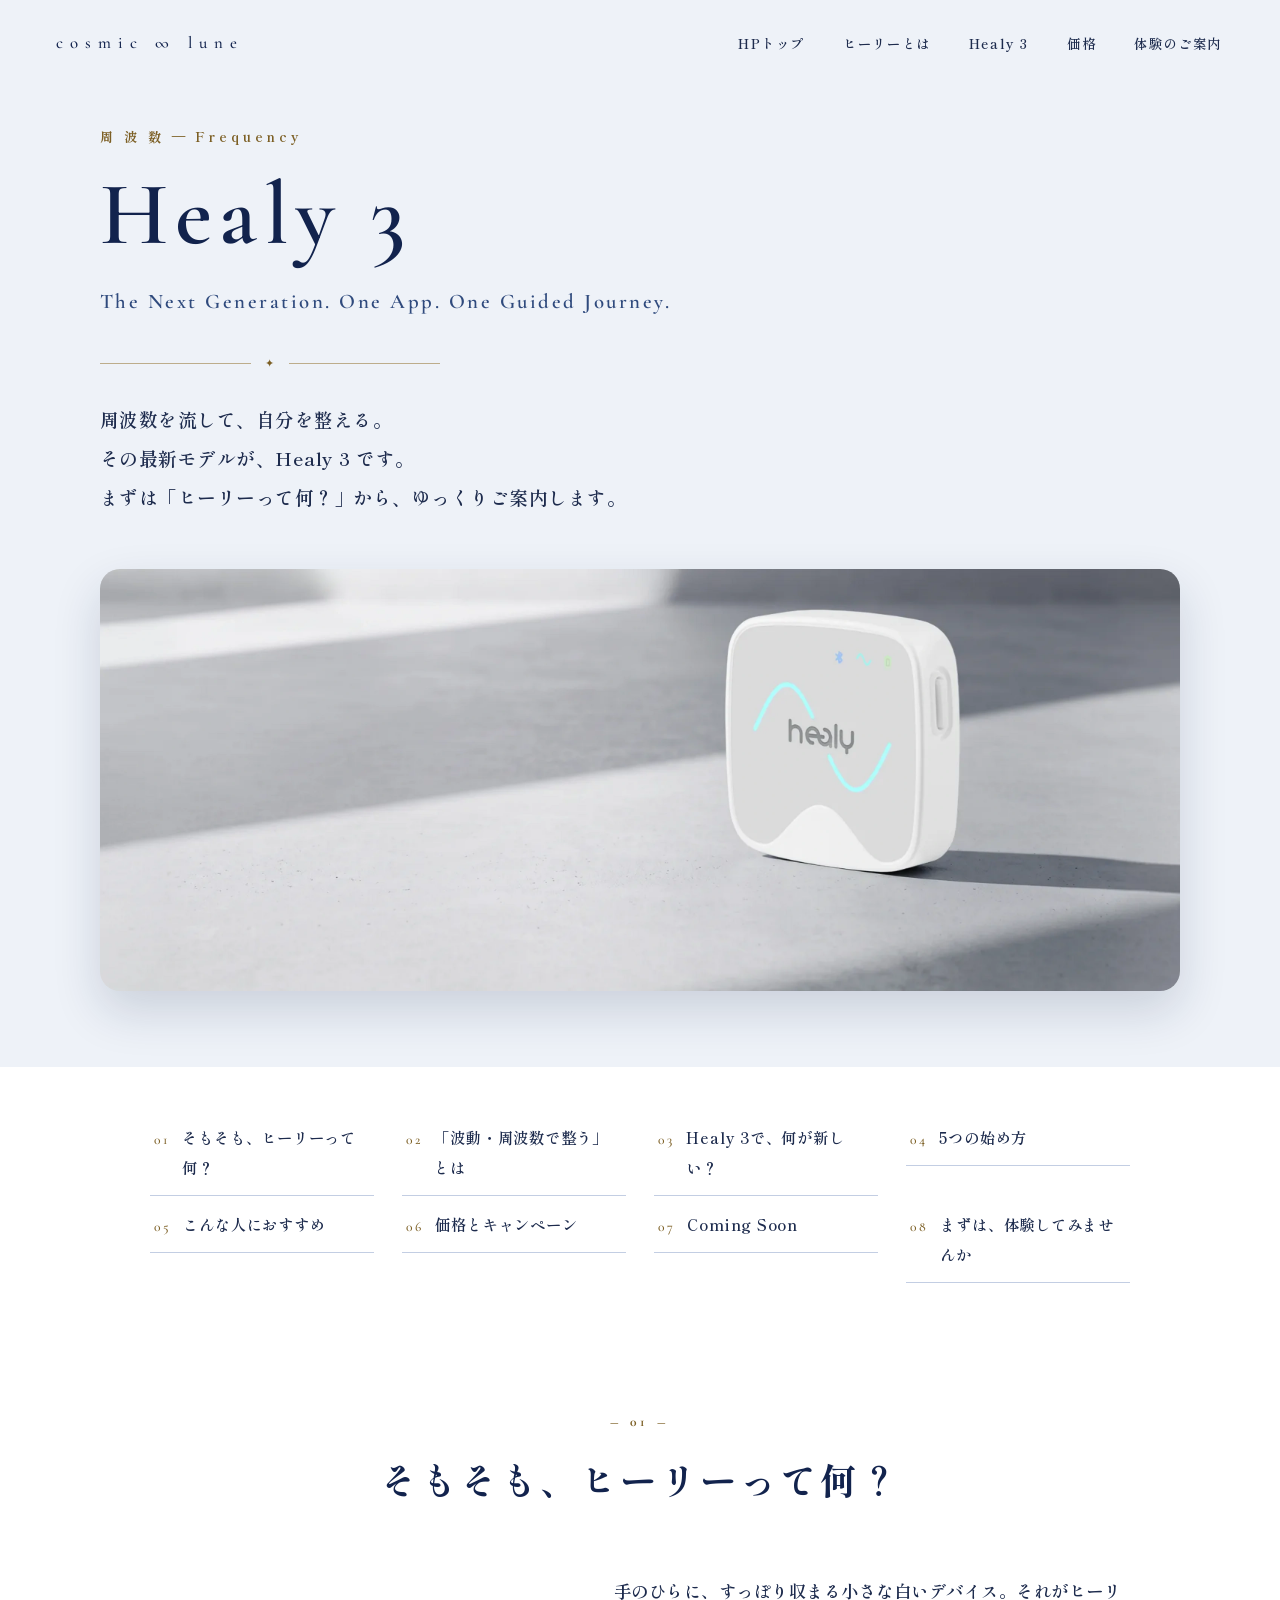
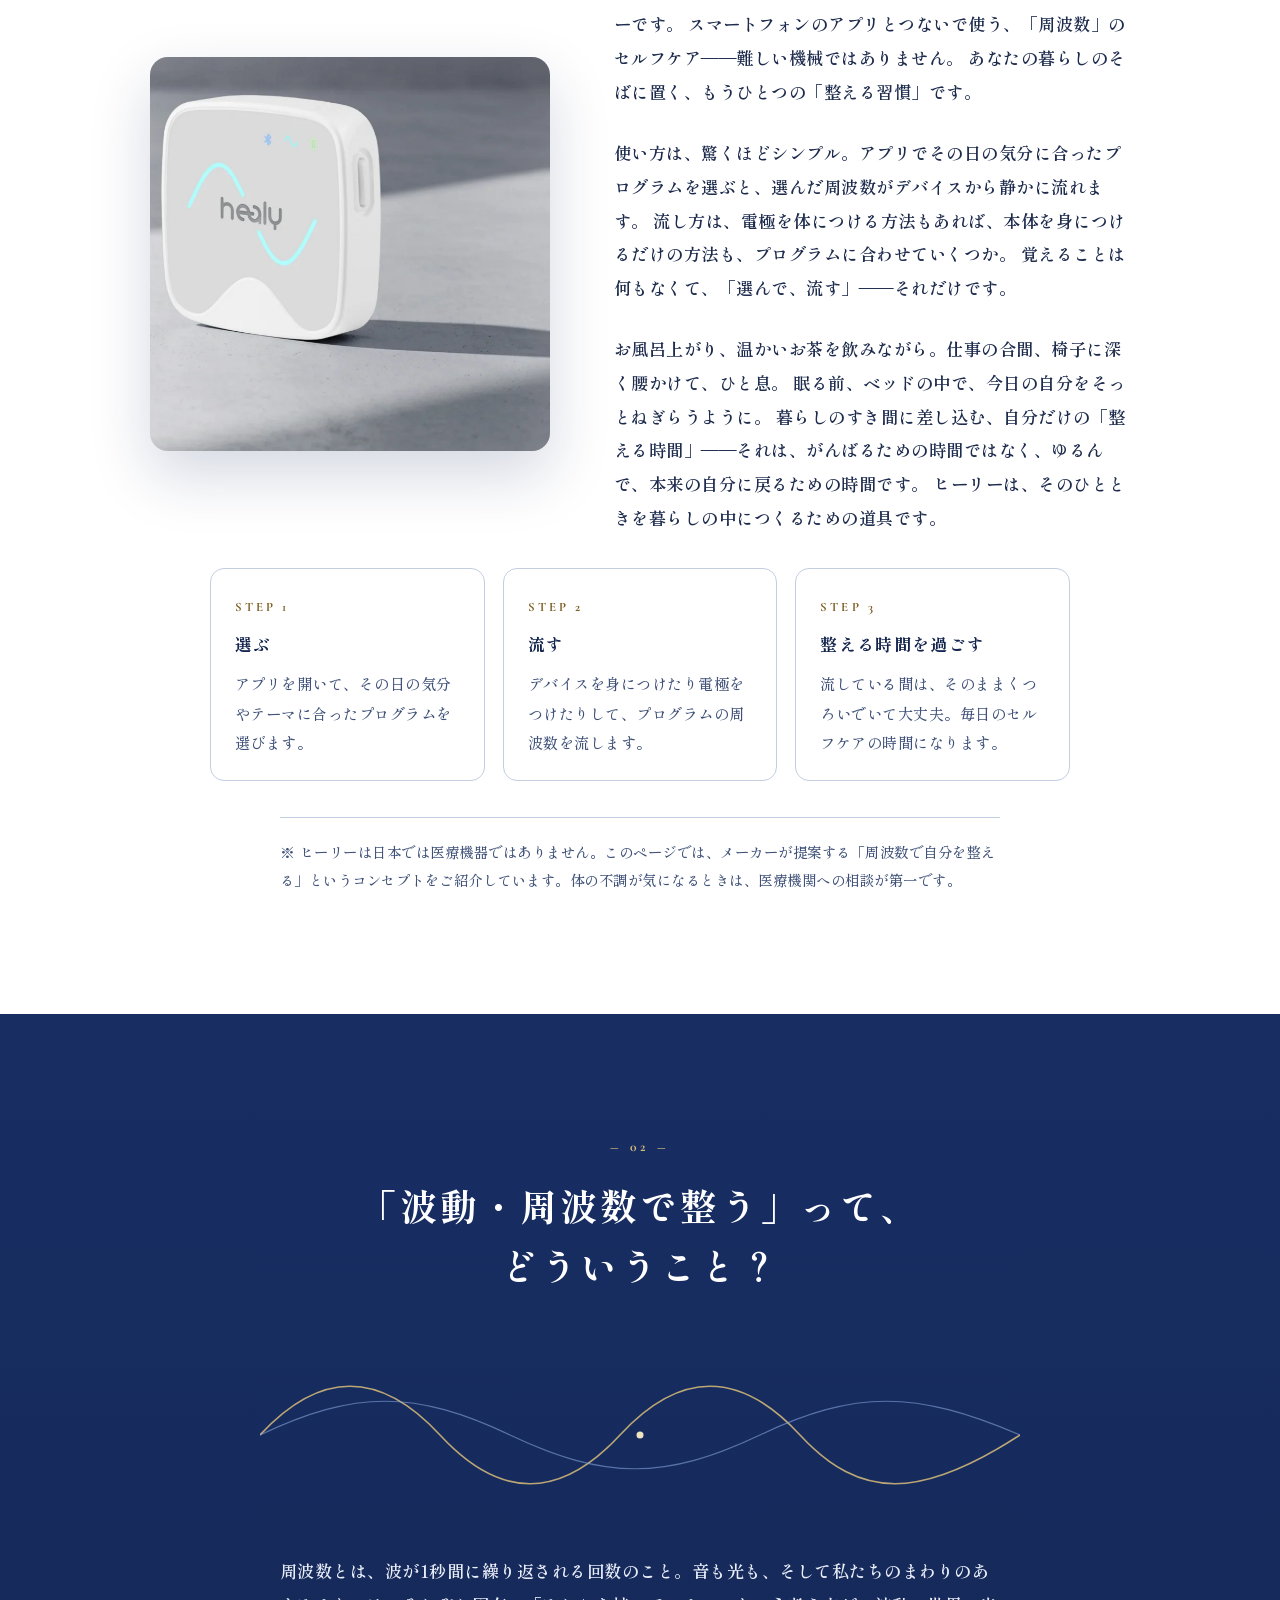
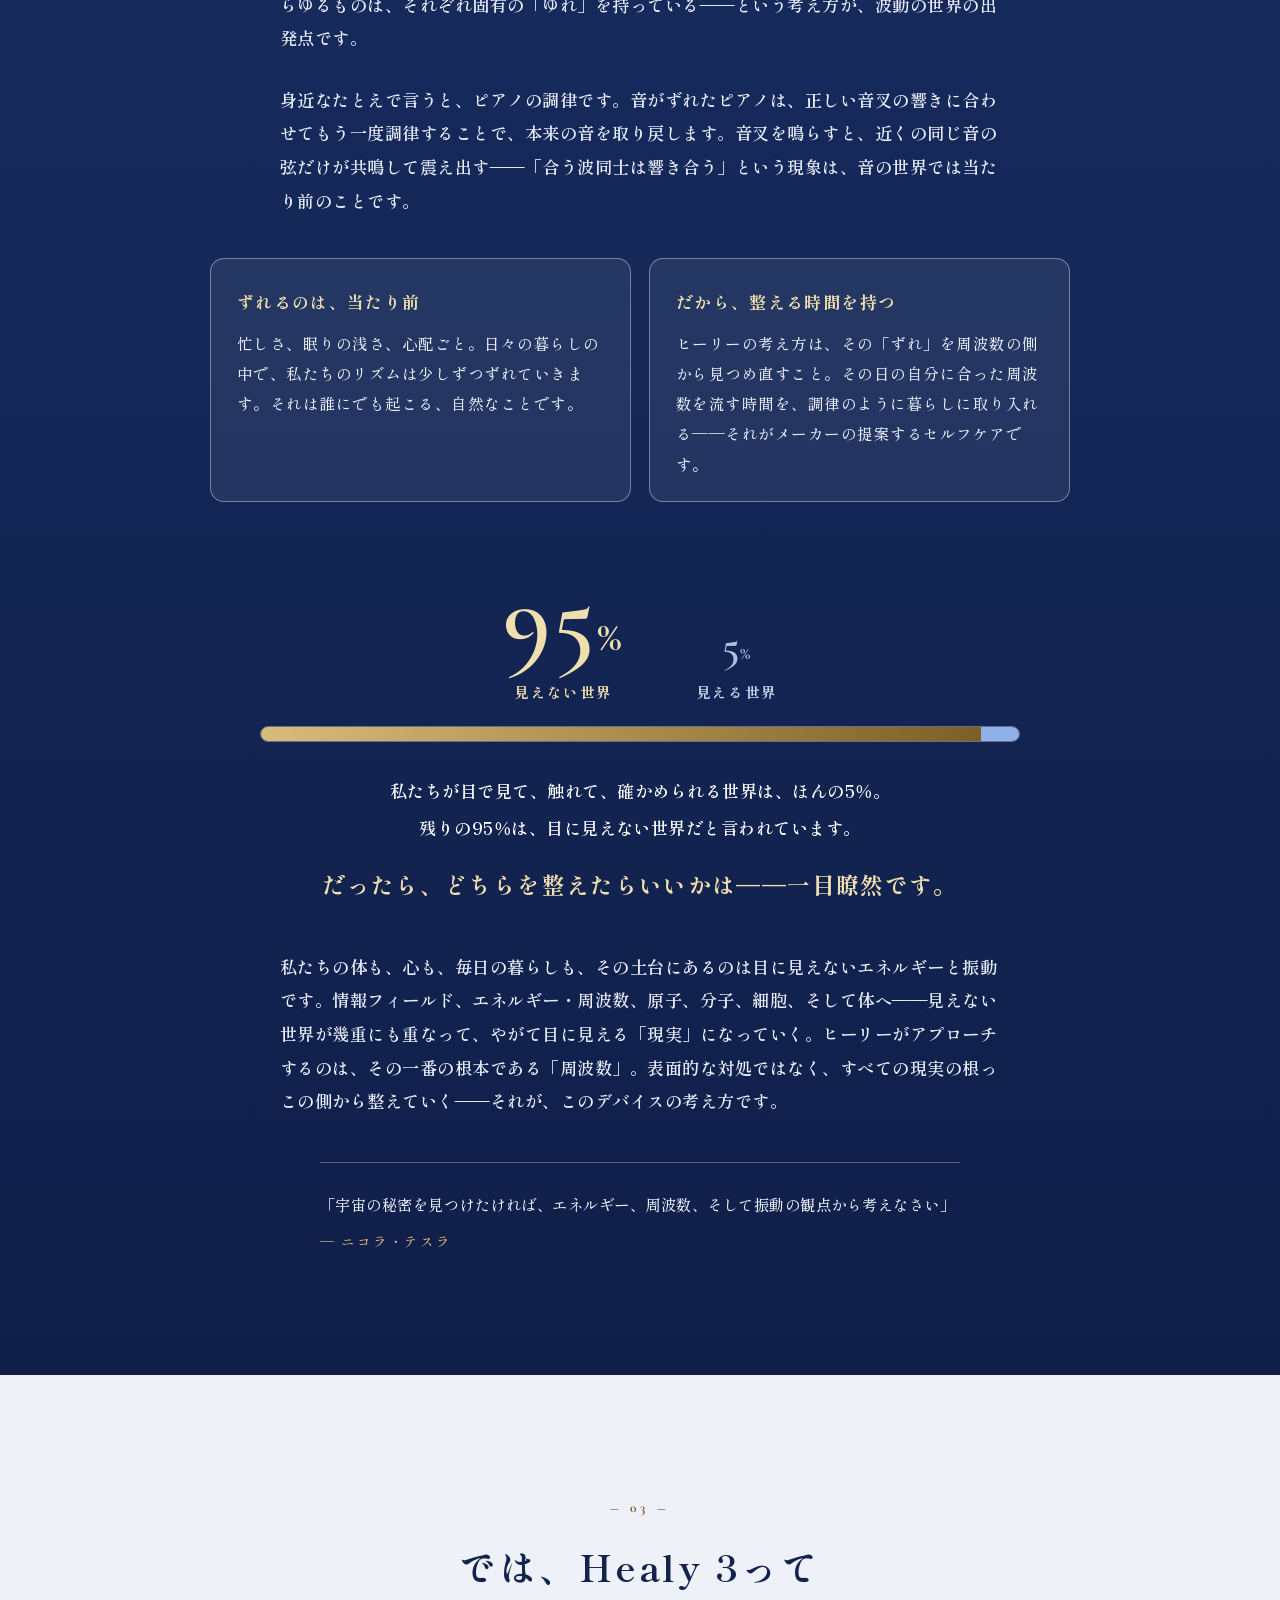
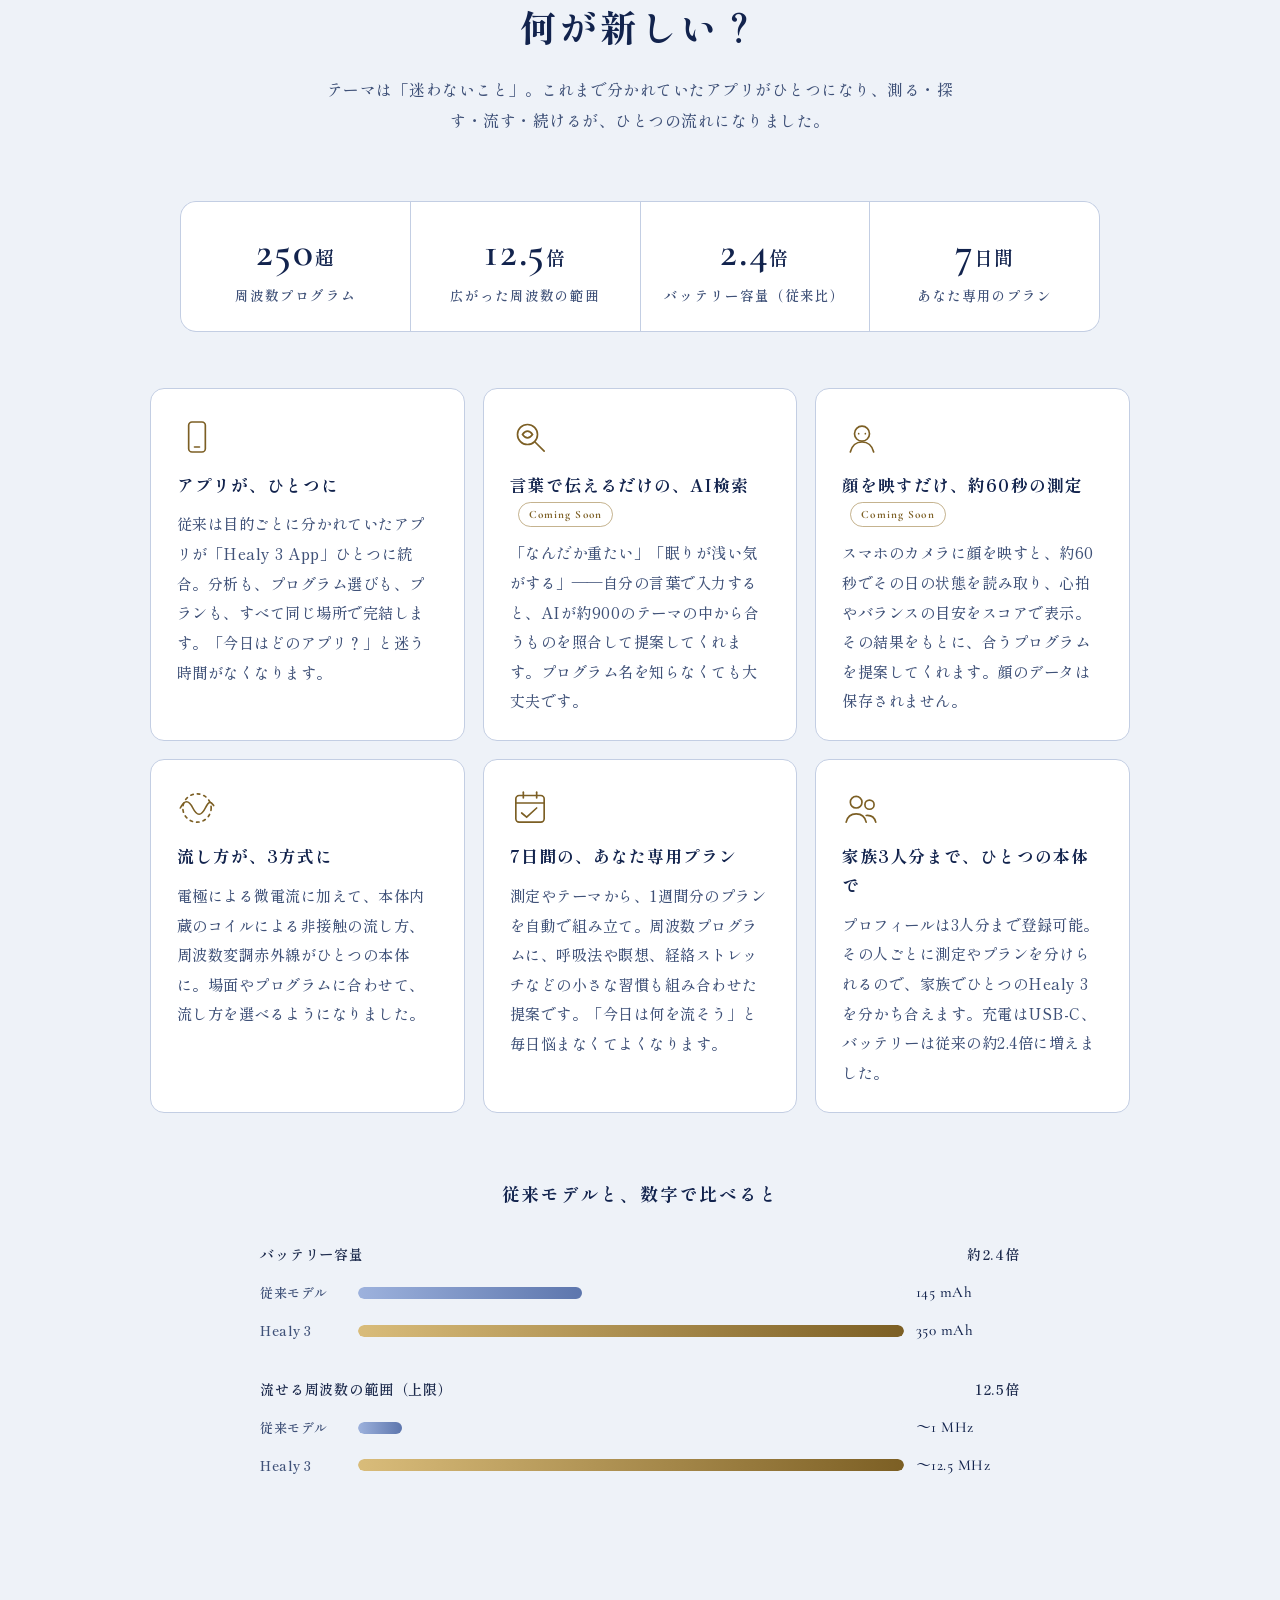
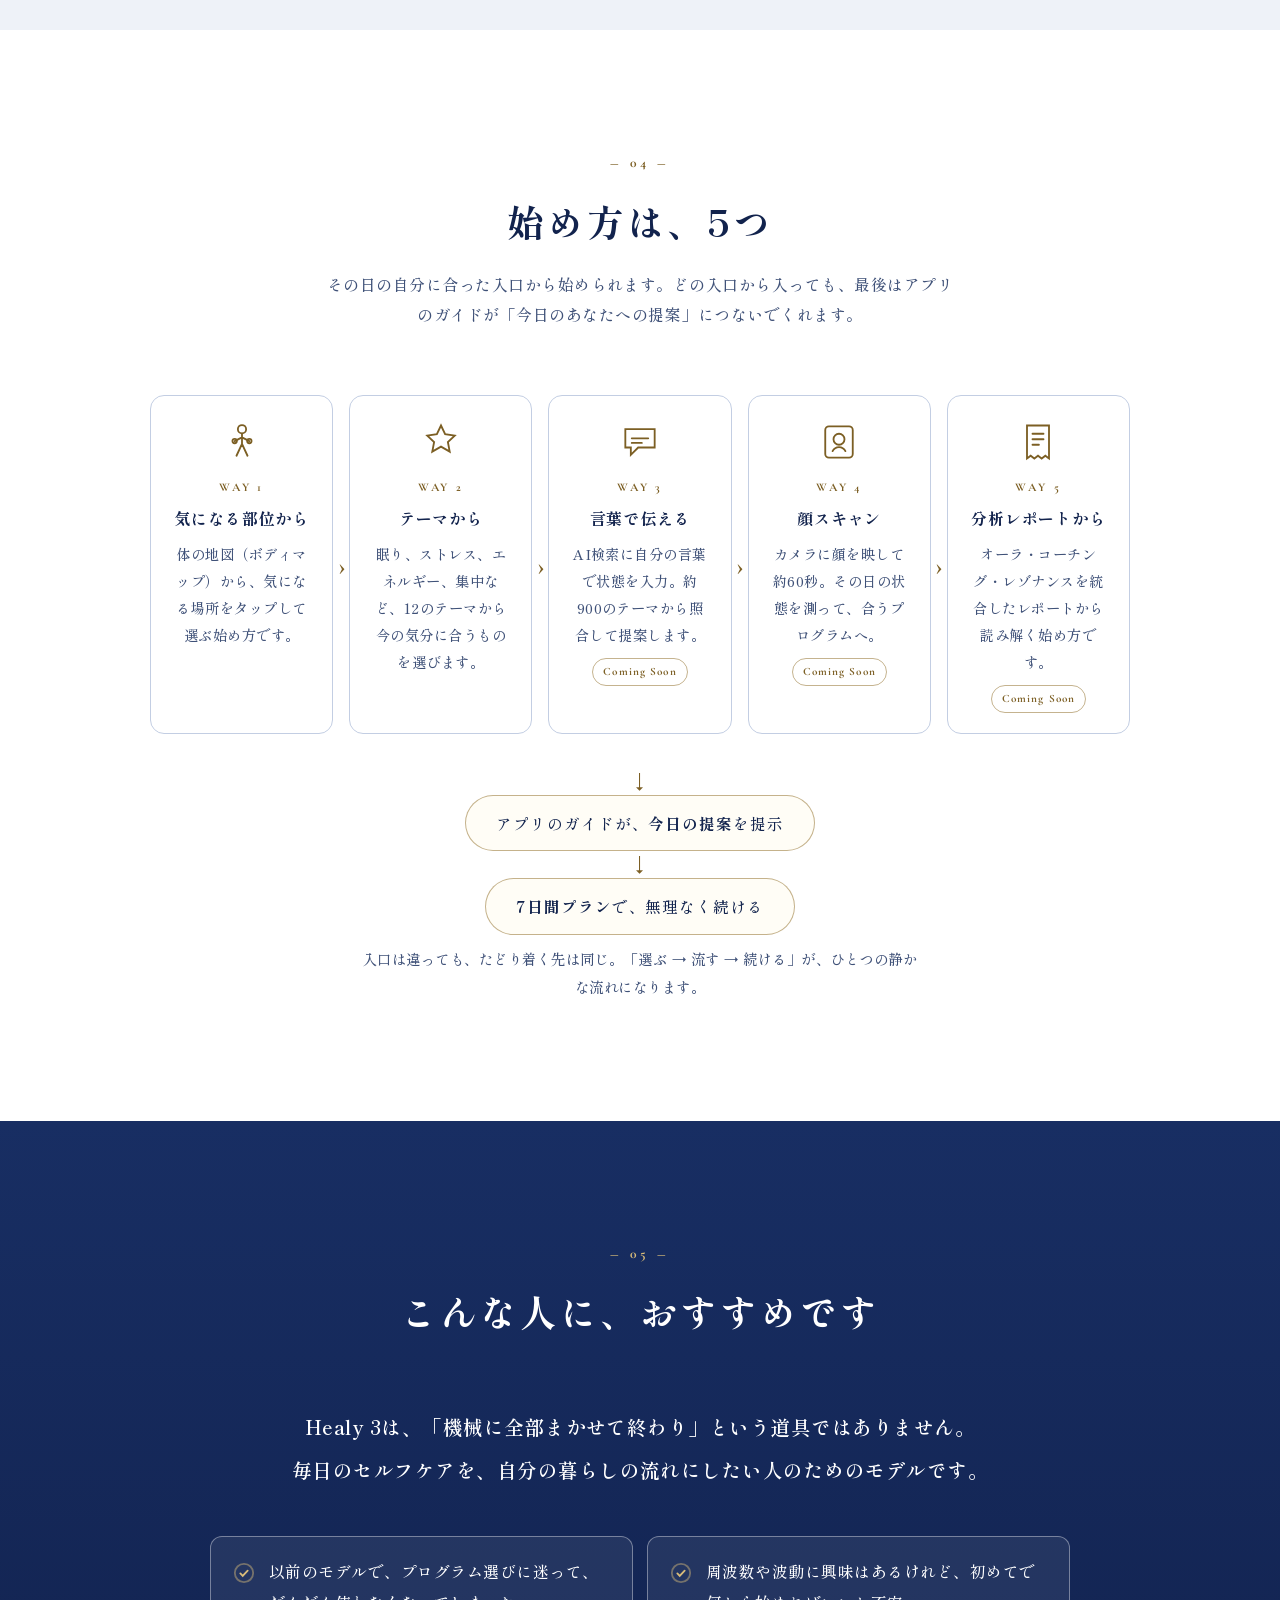
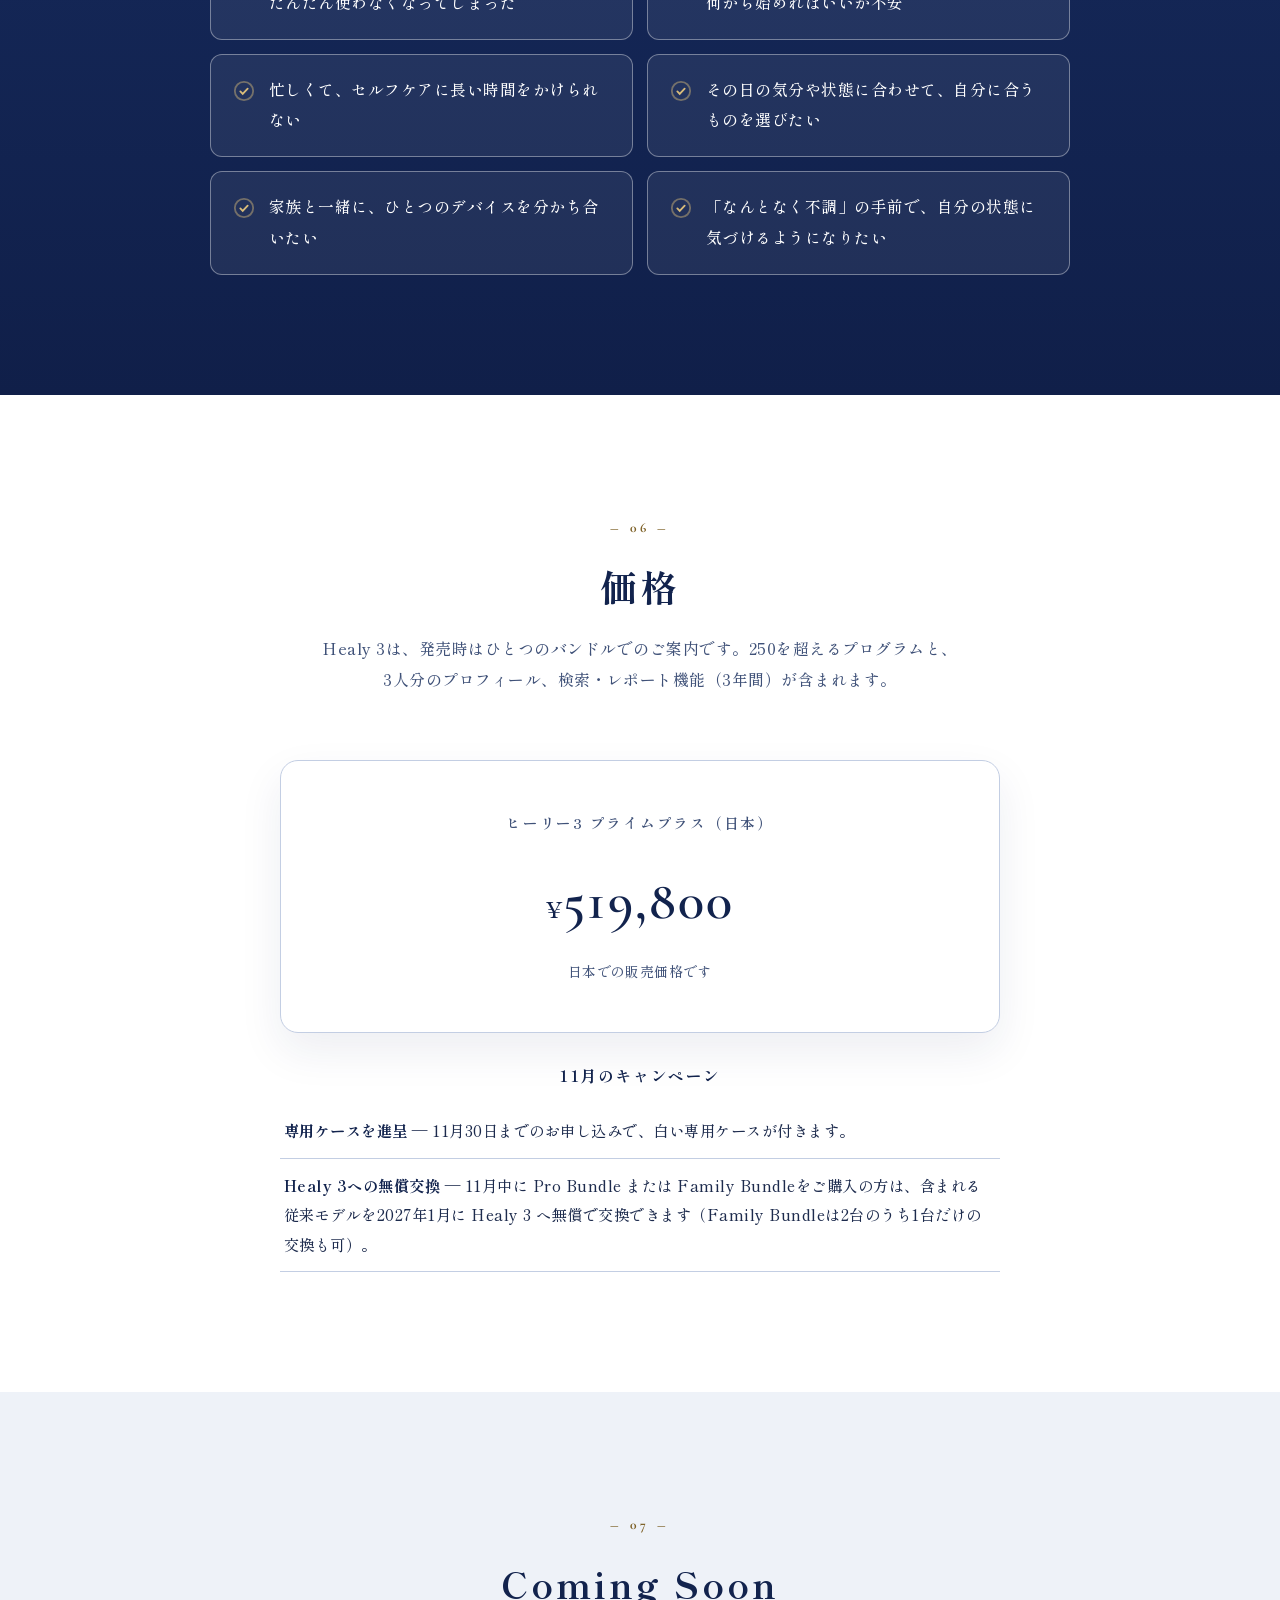
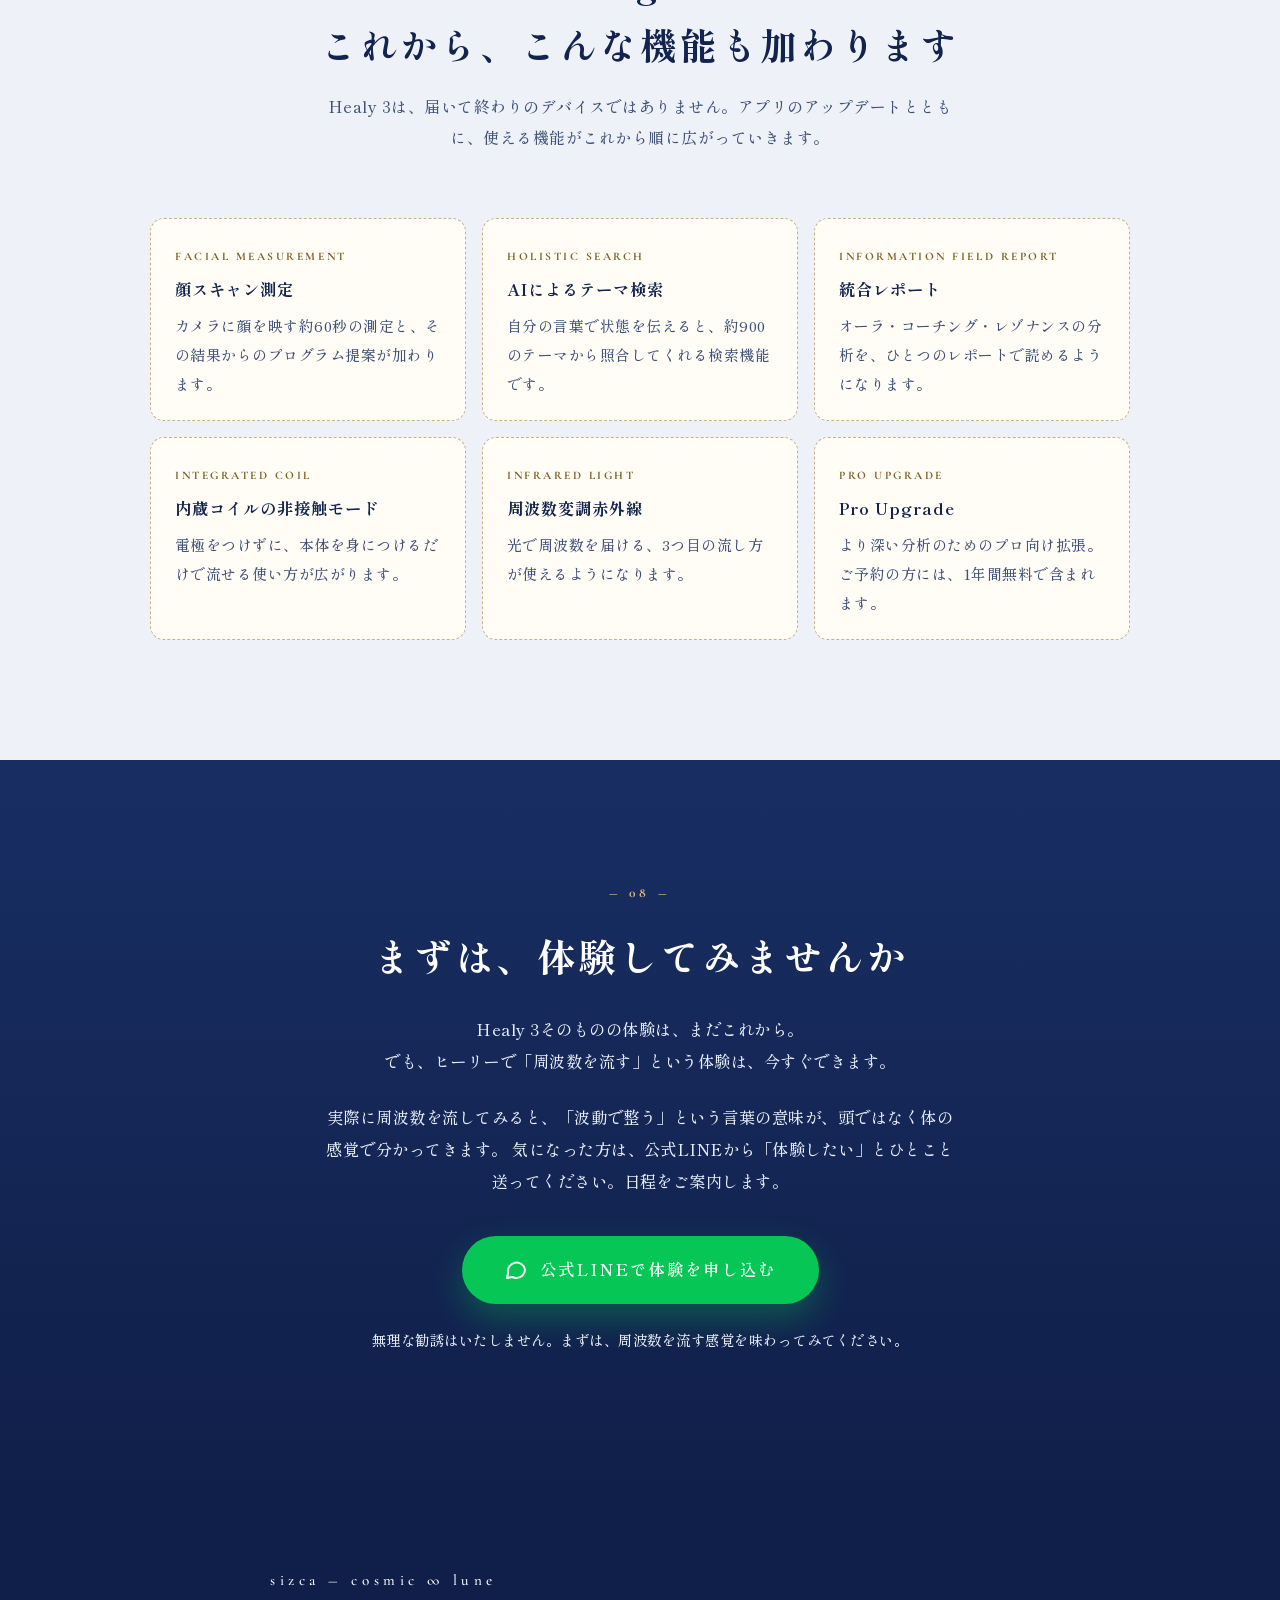
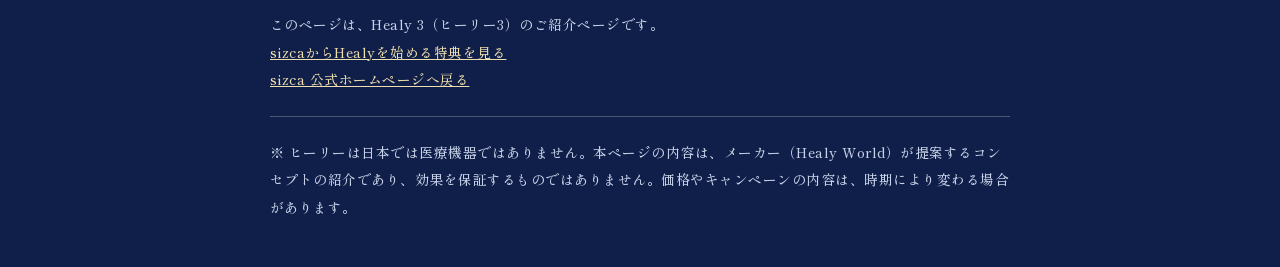
<file: healy3.html>
<!doctype html>
<html lang="ja">
  <head>
    <meta charset="utf-8" />
    <meta name="viewport" content="width=device-width, initial-scale=1, viewport-fit=cover" />
    <meta name="color-scheme" content="light dark" />
    <link rel="icon" href="data:," />
    <meta name="description" content="周波数を流して、自分を整える。最新モデルHealy 3を、「ヒーリーって何？」からやさしくご案内します。sizca｜cosmic ∞ lune">
<link rel="icon" href="favicon.svg" type="image/svg+xml">
<link rel="apple-touch-icon" href="apple-touch-icon.png">
<meta property="og:type" content="article">
<meta property="og:site_name" content="sizca｜cosmic ∞ lune">
<meta property="og:title" content="Healy 3 ページ｜cosmic ∞ lune">
<meta property="og:description" content="周波数を流して、自分を整える。最新モデルHealy 3を、「ヒーリーって何？」からやさしくご案内します。">
<meta property="og:image" content="https://sizca-cosmic.vercel.app/images/ogp.jpg">
<meta property="og:url" content="https://sizca-cosmic.vercel.app/healy3.html">
<meta name="twitter:card" content="summary_large_image">
<title>Healy 3 ページ｜cosmic ∞ lune</title>
    <link rel="preconnect" href="https://fonts.googleapis.com" />
    <link rel="preconnect" href="https://fonts.gstatic.com" crossorigin />
    <link href="https://fonts.googleapis.com/css2?family=Cormorant+Garamond:wght@500;600;700&family=Shippori+Mincho:wght@500;600;700;800&display=swap" rel="stylesheet" />
    <style>
      :root{
        --deep:#101f49;
        --deep2:#182e63;
        --navy:#12234d;
        --mid:#2f4a7d;
        --ink:#1d2b4d;
        --muted:#3f5178;
        --gold:#7c5f24;
        --gold-soft:#d9bc7a;
        --gold-pale:#f0dfae;
        --mist:#eef2f8;
        --paper:#ffffff;
        --card:#ffffff;
        --line:#c3cee3;
        --line-gold:rgba(150,118,52,.55);
        --ivory:#ffffff;
        --ivory-dim:#e8edf8;
        --serif:"Shippori Mincho","Hiragino Mincho ProN","Yu Mincho",serif;
        --latin:"Cormorant Garamond","Shippori Mincho",serif;
      }
      *{box-sizing:border-box}
      html{scroll-behavior:smooth}
      body{
        margin:0;
        font-family:var(--serif);
        font-weight:500;
        font-size:1.03rem;
        color:var(--ink);
        background:var(--paper);
        line-height:1.95;
        letter-spacing:.03em;
        -webkit-font-smoothing:antialiased;
      }
      img{max-width:100%;display:block}
      a{color:inherit}
      button,[role="button"],select,summary,input:not([type="checkbox"],[type="radio"]){min-height:2rem}

      /* ---------- top bar ---------- */
      .topbar{
        position:absolute;top:0;left:0;right:0;z-index:20;
        display:flex;align-items:center;justify-content:space-between;
        padding:20px clamp(20px,5vw,56px);
        color:var(--navy);
      }
      .topbar .brand{
        font-family:var(--latin);
        font-size:1.05rem;letter-spacing:.42em;text-decoration:none;white-space:nowrap;
      }
      .topbar nav{display:flex;gap:clamp(14px,3vw,34px)}
      .topbar nav a{
        font-size:.84rem;font-weight:600;letter-spacing:.12em;text-decoration:none;color:var(--ink);
        padding:10px 2px;min-height:36px;display:inline-flex;align-items:center;
      }
      .topbar nav a:hover{color:var(--gold)}
      @media (max-width:640px){ .topbar nav a:not(:last-child){display:none} }

      /* ---------- hero ---------- */
      .hero{
        position:relative;
        text-align:left;color:var(--ink);overflow:hidden;
        background:var(--mist);
        padding-bottom:clamp(48px,7vw,76px);
      }
      .hero-inner{position:relative;z-index:2;width:100%;max-width:1160px;margin:0 auto;padding:124px clamp(20px,5vw,40px) 0}
      .hero-inner>*{max-width:640px}
      .hero .field{
        font-size:.82rem;font-weight:700;letter-spacing:.3em;color:var(--gold);margin:0 0 18px;
      }
      .hero h1{
        font-family:var(--latin);font-weight:600;
        font-size:clamp(3.2rem,10vw,5.6rem);
        letter-spacing:.08em;line-height:1.05;margin:0;color:var(--navy);
      }
      .hero .catch{
        font-family:var(--latin);font-weight:600;font-size:clamp(1rem,2.6vw,1.3rem);
        letter-spacing:.12em;color:var(--mid);margin:20px 0 0;
      }
      .hero .rule{display:flex;align-items:center;gap:14px;margin:30px 0 26px;max-width:340px}
      .hero .rule::before,.hero .rule::after{content:"";height:1px;flex:1;background:var(--line-gold)}
      .hero .rule span{color:var(--gold);font-size:.7rem}
      .hero .lead{
        font-size:clamp(1.02rem,2.4vw,1.16rem);font-weight:600;line-height:2.1;color:var(--ink);
        margin:0;
      }
      .hero-photo{max-width:1160px;margin:clamp(36px,5vw,52px) auto 0;padding:0 clamp(20px,5vw,40px)}
      .hero-photo .frame{
        border-radius:20px;overflow:hidden;
        aspect-ratio:1920/750;
        box-shadow:0 20px 48px rgba(18,35,77,.16);
        background:#dfe3e8;
      }
      .hero-photo img{width:100%;height:100%;object-fit:cover;object-position:72% 50%}
      @media (max-width:640px){
        .hero-inner{padding-top:108px}
        .hero-photo .frame{aspect-ratio:4/3}
        .hero-photo img{object-position:68% 50%}
      }

      /* ---------- layout ---------- */
      .wrap{max-width:1060px;margin:0 auto;padding:0 clamp(20px,5vw,40px)}
      section{padding:clamp(72px,10vw,120px) 0}
      .sec-head{text-align:center;margin-bottom:clamp(40px,6vw,64px)}
      .sec-head .no{
        font-family:var(--latin);font-size:.85rem;font-weight:700;letter-spacing:.3em;color:var(--gold);margin:0 0 14px;
      }
      .sec-head h2{
        font-weight:700;font-size:clamp(1.55rem,4.6vw,2.3rem);
        letter-spacing:.08em;line-height:1.65;margin:0;color:var(--navy);
      }
      .sec-head .sub{color:var(--muted);font-size:.99rem;font-weight:500;line-height:1.95;margin:18px auto 0;max-width:640px}
      .dark .sec-head h2{color:var(--ivory)}
      .dark .sec-head .sub{color:var(--ivory-dim)}
      .dark .sec-head .no{color:var(--gold-soft)}

      .dark{
        background:linear-gradient(180deg,var(--deep2),var(--deep));
        color:var(--ivory);
      }
      .mist{background:var(--mist)}

      p.body{max-width:720px;margin:0 auto 1.6em;font-size:1.08rem;font-weight:600}
      p.body:last-child{margin-bottom:0}
      .center{text-align:center}

      /* ---------- toc ---------- */
      .toc{background:var(--paper);padding:44px 0 6px}
      .toc ol{
        list-style:none;margin:0;padding:0;
        display:grid;grid-template-columns:repeat(auto-fit,minmax(210px,1fr));gap:2px 28px;
      }
      .toc a{
        display:flex;align-items:baseline;gap:12px;text-decoration:none;
        padding:12px 4px;min-height:44px;border-bottom:1px solid var(--line);
        font-size:.96rem;font-weight:600;letter-spacing:.05em;color:var(--ink);
      }
      .toc a b{font-family:var(--latin);font-weight:500;color:var(--gold);letter-spacing:.2em;font-size:.85rem}
      .toc a:hover{color:var(--mid)}

      /* ---------- steps (what is healy) ---------- */
      .intro-grid{display:grid;grid-template-columns:1fr;gap:44px;align-items:center}
      @media (min-width:860px){ .intro-grid{grid-template-columns:400px 1fr;gap:64px} }
      .device-photo{
        border-radius:18px;overflow:hidden;
        aspect-ratio:1520/1500;
        box-shadow:0 24px 60px rgba(22,38,92,.18);
        background:#dfe3e8;
      }
      .device-photo img{width:100%;height:100%;object-fit:cover}
      .steps{list-style:none;margin:34px auto 0;padding:0;max-width:860px;
        display:grid;grid-template-columns:1fr;gap:18px}
      @media (min-width:760px){ .steps{grid-template-columns:repeat(3,1fr)} }
      .steps li{
        background:var(--card);border:1px solid var(--line);border-radius:14px;
        padding:26px 24px 22px;text-align:left;
      }
      .steps .n{font-family:var(--latin);font-weight:700;color:var(--gold);letter-spacing:.24em;font-size:.8rem;margin:0 0 8px}
      .steps h3{margin:0 0 8px;font-weight:700;font-size:1.05rem;letter-spacing:.08em;color:var(--navy)}
      .steps p{margin:0;font-size:.95rem;font-weight:500;line-height:1.95;color:var(--muted)}
      .note{
        max-width:720px;margin:36px auto 0;font-size:.9rem;font-weight:500;line-height:1.95;color:var(--muted);
        border-top:1px solid var(--line);padding-top:20px;text-align:left;
      }

      /* ---------- wave section ---------- */
      .wave-fig{max-width:760px;margin:0 auto 44px}
      .wave-fig svg{width:100%;height:auto;display:block}
      .tuning{display:grid;grid-template-columns:1fr;gap:18px;max-width:860px;margin:40px auto 0}
      @media (min-width:760px){ .tuning{grid-template-columns:1fr 1fr} }
      .tuning .t{
        border:1px solid rgba(255,255,255,.38);border-radius:14px;padding:26px 26px 22px;
        background:rgba(255,255,255,.07);
      }
      .tuning h3{margin:0 0 10px;font-weight:700;font-size:1.06rem;letter-spacing:.08em;color:var(--gold-pale)}
      .tuning p{margin:0;font-size:.97rem;font-weight:500;line-height:1.95;color:var(--ivory-dim)}

      /* ---------- 95 / 5 ratio ---------- */
      .ratio{max-width:760px;margin:64px auto 0;text-align:center}
      .ratio-nums{display:flex;justify-content:center;align-items:flex-end;gap:clamp(32px,7vw,72px);margin-bottom:20px}
      .ratio-nums .num{font-family:var(--latin);font-weight:600;line-height:1;letter-spacing:.02em}
      .ratio-nums .num small{font-size:.42em;letter-spacing:.04em}
      .ratio-nums .cap{display:block;font-family:var(--serif);font-size:.9rem;font-weight:700;letter-spacing:.16em;margin-top:10px}
      .r-big .num{font-size:clamp(4.2rem,13vw,6.4rem);color:var(--gold-pale)}
      .r-big .cap{color:var(--gold-pale)}
      .r-small .num{font-size:clamp(1.9rem,5.5vw,2.7rem);color:#aebfe0}
      .r-small .cap{color:#c9d3ea}
      .ratio-bar{display:flex;height:16px;border-radius:999px;overflow:hidden;border:1px solid rgba(255,255,255,.35)}
      .ratio-bar .seg95{flex:0 0 95%;background:linear-gradient(90deg,var(--gold-soft),var(--gold))}
      .ratio-bar .seg5{flex:1;background:#8fb0e8}
      .ratio-lead{font-size:1.08rem;font-weight:600;line-height:2.15;color:var(--ivory);margin:30px 0 0}
      .ratio-punch{
        font-size:clamp(1.18rem,3.4vw,1.42rem);font-weight:700;letter-spacing:.06em;line-height:1.9;
        color:var(--gold-pale);margin:16px 0 0;
      }
      .tesla{
        max-width:640px;margin:44px auto 0;padding-top:26px;
        border-top:1px solid rgba(255,255,255,.28);
        font-size:.96rem;font-weight:500;line-height:2;color:var(--ivory-dim);
      }
      .tesla .who{display:block;margin-top:8px;font-size:.85rem;letter-spacing:.14em;color:var(--gold-soft)}

      /* ---------- stats ---------- */
      .stats{
        display:grid;grid-template-columns:repeat(2,1fr);gap:1px;
        background:var(--line);border:1px solid var(--line);border-radius:16px;overflow:hidden;
        max-width:920px;margin:0 auto 56px;
      }
      @media (min-width:820px){ .stats{grid-template-columns:repeat(4,1fr)} }
      .stat{background:var(--card);padding:28px 16px 24px;text-align:center}
      .stat .v{font-family:var(--latin);font-size:clamp(1.9rem,5vw,2.6rem);font-weight:600;color:var(--navy);line-height:1.1;letter-spacing:.04em}
      .stat .v small{font-size:.45em;letter-spacing:.06em}
      .stat .l{font-size:.85rem;font-weight:600;color:var(--muted);letter-spacing:.08em;margin-top:8px;line-height:1.7}

      /* ---------- benefit cards ---------- */
      .cards{display:grid;grid-template-columns:1fr;gap:18px;max-width:980px;margin:0 auto}
      @media (min-width:700px){ .cards{grid-template-columns:1fr 1fr} }
      @media (min-width:1020px){ .cards{grid-template-columns:repeat(3,1fr)} }
      .card{
        background:var(--card);border:1px solid var(--line);border-radius:14px;
        padding:28px 26px 24px;text-align:left;position:relative;
      }
      .card .ic{width:40px;height:40px;color:var(--gold);margin-bottom:14px}
      .card .ic svg{width:100%;height:100%}
      .card h3{margin:0 0 10px;font-size:1.06rem;font-weight:700;letter-spacing:.06em;color:var(--navy);line-height:1.7}
      .card p{margin:0;font-size:.95rem;font-weight:500;line-height:1.95;color:var(--muted)}
      .tag{
        display:inline-block;font-size:.7rem;font-weight:700;letter-spacing:.1em;color:var(--gold);
        border:1px solid var(--line-gold);border-radius:999px;padding:2px 10px;margin-left:8px;vertical-align:2px;
        font-family:var(--latin);
      }

      /* ---------- compare bars ---------- */
      .compare{max-width:760px;margin:64px auto 0}
      .compare h3{text-align:center;font-weight:700;letter-spacing:.1em;color:var(--navy);font-size:1.1rem;margin:0 0 30px}
      .cmp{margin-bottom:30px}
      .cmp .cap{display:flex;justify-content:space-between;font-size:.88rem;font-weight:600;letter-spacing:.06em;color:var(--ink);margin-bottom:10px}
      .cmp .row{display:flex;align-items:center;gap:12px;margin-bottom:8px}
      .cmp .who{width:86px;flex:none;font-size:.82rem;font-weight:600;color:var(--muted);letter-spacing:.04em}
      .cmp .bar{flex:1;height:12px;background:var(--mist);border-radius:999px;overflow:hidden}
      .cmp .fill{height:100%;border-radius:999px;background:linear-gradient(90deg,#9db2dd,#5d76ad)}
      .cmp .fill.new{background:linear-gradient(90deg,var(--gold-soft),var(--gold))}
      .cmp .val{width:104px;flex:none;font-family:var(--latin);font-size:.95rem;color:var(--navy)}
      .wide-photo{max-width:980px;margin:64px auto 0;border-radius:18px;overflow:hidden;box-shadow:0 24px 60px rgba(22,38,92,.16)}
      .wide-photo figcaption{font-size:.8rem;color:var(--muted);text-align:center;padding:12px 16px 4px;background:var(--paper)}

      /* ---------- 5 ways diagram ---------- */
      .ways{display:grid;grid-template-columns:1fr;gap:16px;max-width:1060px;margin:0 auto}
      @media (min-width:700px){ .ways{grid-template-columns:repeat(2,1fr)} }
      @media (min-width:1020px){ .ways{grid-template-columns:repeat(5,1fr)} }
      .way{
        background:var(--card);border:1px solid var(--line);border-radius:14px;
        padding:24px 20px 20px;text-align:center;position:relative;
      }
      .way .ic{width:44px;height:44px;margin:0 auto 12px;color:var(--gold)}
      .way .ic svg{width:100%;height:100%}
      .way .n{font-family:var(--latin);font-size:.74rem;font-weight:700;letter-spacing:.24em;color:var(--gold);margin:0 0 6px}
      .way h3{margin:0 0 8px;font-size:1rem;font-weight:700;letter-spacing:.05em;color:var(--navy);line-height:1.7}
      .way p{margin:0;font-size:.89rem;font-weight:500;line-height:1.9;color:var(--muted)}
      .way .tag{margin:10px 0 0}
      @media (min-width:1020px){
        .way:not(:last-child)::after{
          content:"›";position:absolute;right:-13px;top:50%;transform:translateY(-50%);
          font-size:1.3rem;color:var(--gold);z-index:2;
        }
      }
      .flow{
        max-width:760px;margin:34px auto 0;display:flex;flex-direction:column;align-items:center;gap:0;text-align:center;
      }
      .flow .arrow{color:var(--gold);font-size:1.2rem;line-height:1.4}
      .flow .node{
        border:1px solid var(--line-gold);background:#fffdf6;border-radius:999px;
        padding:12px 30px;font-size:.97rem;font-weight:500;letter-spacing:.06em;color:var(--navy);min-height:48px;
        display:inline-flex;align-items:center;
      }
      .flow .node strong{font-weight:700}
      .flow p{font-size:.9rem;font-weight:500;color:var(--muted);margin:10px 0 0;max-width:560px}

      /* ---------- recommend ---------- */
      .rec-lead{
        max-width:760px;margin:0 auto 44px;text-align:center;
        font-size:clamp(1.05rem,2.6vw,1.22rem);font-weight:600;line-height:2.2;color:var(--ivory);
      }
      .checks{list-style:none;margin:0 auto;padding:0;max-width:860px;
        display:grid;grid-template-columns:1fr;gap:14px}
      @media (min-width:760px){ .checks{grid-template-columns:1fr 1fr} }
      .checks li{
        display:flex;gap:14px;align-items:flex-start;
        border:1px solid rgba(255,255,255,.38);border-radius:12px;
        padding:20px 22px;background:rgba(255,255,255,.07);
        font-size:.99rem;font-weight:500;line-height:1.95;color:var(--ivory);text-align:left;
      }
      .checks .ck{flex:none;width:22px;height:22px;margin-top:5px;color:var(--gold-soft)}
      .checks .ck svg{width:100%;height:100%}

      /* ---------- price ---------- */
      .price-box{
        max-width:720px;margin:0 auto;background:var(--card);border:1px solid var(--line);
        border-radius:18px;padding:clamp(30px,5vw,48px);text-align:center;
        box-shadow:0 18px 44px rgba(22,38,92,.08);
      }
      .price-box .pname{font-size:.92rem;font-weight:600;letter-spacing:.12em;color:var(--muted);margin:0}
      .price-box .price{font-family:var(--latin);font-size:clamp(2.4rem,7vw,3.4rem);font-weight:600;color:var(--navy);margin:10px 0 4px;letter-spacing:.04em}
      .price-box .price small{font-size:.4em;font-family:var(--serif);letter-spacing:.08em}
      .price-box .tax{font-size:.85rem;font-weight:500;color:var(--muted);margin:0}
      .campaign{max-width:720px;margin:28px auto 0;text-align:left}
      .campaign h3{font-size:.98rem;letter-spacing:.1em;color:var(--navy);margin:0 0 12px;text-align:center;font-weight:700}
      .campaign ul{margin:0;padding:0;list-style:none}
      .campaign li{
        font-size:.95rem;font-weight:500;line-height:1.95;color:var(--ink);
        padding:12px 4px;border-bottom:1px solid var(--line);
      }
      .campaign li b{color:var(--navy)}

      /* ---------- coming soon ---------- */
      .soon-cards{display:grid;grid-template-columns:1fr;gap:16px;max-width:980px;margin:0 auto}
      @media (min-width:700px){ .soon-cards{grid-template-columns:1fr 1fr} }
      @media (min-width:1020px){ .soon-cards{grid-template-columns:repeat(3,1fr)} }
      .soon{
        border:1px dashed var(--line-gold);border-radius:14px;padding:26px 24px 22px;
        background:#fffdf6;text-align:left;
      }
      .soon .en{font-family:var(--latin);font-size:.72rem;font-weight:700;letter-spacing:.22em;color:var(--gold);margin:0 0 8px}
      .soon h3{margin:0 0 8px;font-size:1.02rem;font-weight:700;letter-spacing:.06em;color:var(--navy);line-height:1.7}
      .soon p{margin:0;font-size:.93rem;font-weight:500;line-height:1.95;color:var(--muted)}

      /* ---------- cta ---------- */
      .cta{text-align:center}
      .cta h2{font-weight:700;font-size:clamp(1.6rem,5vw,2.4rem);letter-spacing:.08em;line-height:1.8;color:var(--ivory);margin:0 0 24px}
      .cta p{max-width:640px;margin:0 auto 1.5em;color:var(--ivory-dim);font-size:1.02rem;font-weight:500}
      .cta .small{font-size:.9rem}
      .line-btn{
        display:inline-flex;align-items:center;justify-content:center;gap:12px;
        margin-top:14px;background:#06c755;color:#fff;text-decoration:none;
        font-size:1.02rem;letter-spacing:.14em;font-weight:600;
        padding:18px 42px;border-radius:999px;min-height:60px;
        box-shadow:0 14px 34px rgba(6,199,85,.32);
        transition:transform .2s ease,box-shadow .2s ease;
      }
      .line-btn:hover{transform:translateY(-2px);box-shadow:0 18px 40px rgba(6,199,85,.4)}
      .line-btn svg{width:24px;height:24px;flex:none}

      footer{
        background:var(--deep);color:#c9d3ea;
        padding:54px 0 46px;font-size:.86rem;font-weight:500;line-height:2;
      }
      footer .wrap{max-width:820px}
      footer .fbrand{font-family:var(--latin);letter-spacing:.3em;color:var(--ivory);font-size:.95rem;margin-bottom:16px}
      footer a{color:var(--gold-pale)}
      footer .fnote{border-top:1px solid rgba(255,255,255,.25);padding-top:22px;margin-top:22px}

      @media (prefers-reduced-motion:reduce){
        html{scroll-behavior:auto}
        .line-btn{transition:none}
      }
    </style>
  </head>
  <body>

    <!-- ================= HERO ================= -->
    <header class="hero">
      <div class="topbar">
        <a class="brand" href="index.html">cosmic ∞ lune</a>
        <nav>
          <a href="index.html">HPトップ</a>
          <a href="#about">ヒーリーとは</a>
          <a href="#new">Healy 3</a>
          <a href="#price">価格</a>
          <a href="#cta">体験のご案内</a>
        </nav>
      </div>
      <div class="hero-inner">
        <p class="field">周 波 数 ― Frequency</p>
        <h1>Healy 3</h1>
        <p class="catch">The Next Generation. One App. One Guided Journey.</p>
        <div class="rule"><span>✦</span></div>
        <p class="lead">
          周波数を流して、自分を整える。<br />
          その最新モデルが、Healy 3 です。<br />
          まずは「ヒーリーって何？」から、ゆっくりご案内します。
        </p>
      </div>
      <div class="hero-photo">
        <div class="frame">
          <img src="[data-uri]" alt="Healy 3本体。白い手のひらサイズのデバイス" width="2880" height="1125" />
        </div>
      </div>
    </header>

    <!-- ================= TOC ================= -->
    <div class="toc">
      <div class="wrap">
        <ol>
          <li><a href="#about"><b>01</b>そもそも、ヒーリーって何？</a></li>
          <li><a href="#wave"><b>02</b>「波動・周波数で整う」とは</a></li>
          <li><a href="#new"><b>03</b>Healy 3で、何が新しい？</a></li>
          <li><a href="#start"><b>04</b>5つの始め方</a></li>
          <li><a href="#recommend"><b>05</b>こんな人におすすめ</a></li>
          <li><a href="#price"><b>06</b>価格とキャンペーン</a></li>
          <li><a href="#soon"><b>07</b>Coming Soon</a></li>
          <li><a href="#cta"><b>08</b>まずは、体験してみませんか</a></li>
        </ol>
      </div>
    </div>

    <!-- ================= 01 WHAT IS HEALY ================= -->
    <section id="about">
      <div class="wrap">
        <div class="sec-head reveal">
          <p class="no">― 01 ―</p>
          <h2>そもそも、ヒーリーって何？</h2>
        </div>
        <div class="intro-grid reveal">
          <figure class="device-photo" style="margin:0">
            <img src="[data-uri]" alt="手のひらサイズの白いデバイス、Healy 3本体" width="1520" height="1500" />
          </figure>
          <div>
            <p class="body">
              手のひらに、すっぽり収まる小さな白いデバイス。それがヒーリーです。
              スマートフォンのアプリとつないで使う、「周波数」のセルフケア——難しい機械ではありません。
              あなたの暮らしのそばに置く、もうひとつの「整える習慣」です。
            </p>
            <p class="body">
              使い方は、驚くほどシンプル。アプリでその日の気分に合ったプログラムを選ぶと、選んだ周波数がデバイスから静かに流れます。
              流し方は、電極を体につける方法もあれば、本体を身につけるだけの方法も、プログラムに合わせていくつか。
              覚えることは何もなくて、「選んで、流す」——それだけです。
            </p>
            <p class="body">
              お風呂上がり、温かいお茶を飲みながら。仕事の合間、椅子に深く腰かけて、ひと息。
              眠る前、ベッドの中で、今日の自分をそっとねぎらうように。
              暮らしのすき間に差し込む、自分だけの「整える時間」——それは、がんばるための時間ではなく、ゆるんで、本来の自分に戻るための時間です。
              ヒーリーは、そのひとときを暮らしの中につくるための道具です。
            </p>
          </div>
        </div>
        <ol class="steps reveal">
          <li>
            <p class="n">STEP 1</p>
            <h3>選ぶ</h3>
            <p>アプリを開いて、その日の気分やテーマに合ったプログラムを選びます。</p>
          </li>
          <li>
            <p class="n">STEP 2</p>
            <h3>流す</h3>
            <p>デバイスを身につけたり電極をつけたりして、プログラムの周波数を流します。</p>
          </li>
          <li>
            <p class="n">STEP 3</p>
            <h3>整える時間を過ごす</h3>
            <p>流している間は、そのままくつろいでいて大丈夫。毎日のセルフケアの時間になります。</p>
          </li>
        </ol>
        <p class="note reveal">
          ※ ヒーリーは日本では医療機器ではありません。このページでは、メーカーが提案する「周波数で自分を整える」というコンセプトをご紹介しています。体の不調が気になるときは、医療機関への相談が第一です。
        </p>
      </div>
    </section>

    <!-- ================= 02 WAVE ================= -->
    <section id="wave" class="dark">
      <div class="wrap">
        <div class="sec-head reveal">
          <p class="no">― 02 ―</p>
          <h2>「波動・周波数で整う」って、<br />どういうこと？</h2>
        </div>
        <div class="wave-fig reveal" aria-hidden="true">
          <svg viewBox="0 0 760 150" fill="none">
            <path d="M0 75 C 60 10, 120 10, 180 75 S 300 140, 360 75 S 480 10, 540 75 S 660 140, 760 75" stroke="#d9bc7a" stroke-width="1.6" opacity=".85"/>
            <path d="M0 75 C 95 30, 155 30, 250 75 S 405 120, 500 75 S 655 30, 760 75" stroke="#8fb0e8" stroke-width="1.2" opacity=".55"/>
            <circle cx="380" cy="75" r="3.5" fill="#efe3c2"/>
          </svg>
        </div>
        <p class="body reveal" style="color:var(--ivory-dim)">
          周波数とは、波が1秒間に繰り返される回数のこと。音も光も、そして私たちのまわりのあらゆるものは、それぞれ固有の「ゆれ」を持っている——という考え方が、波動の世界の出発点です。
        </p>
        <p class="body reveal" style="color:var(--ivory-dim)">
          身近なたとえで言うと、ピアノの調律です。音がずれたピアノは、正しい音叉の響きに合わせてもう一度調律することで、本来の音を取り戻します。音叉を鳴らすと、近くの同じ音の弦だけが共鳴して震え出す——「合う波同士は響き合う」という現象は、音の世界では当たり前のことです。
        </p>
        <div class="tuning reveal">
          <div class="t">
            <h3>ずれるのは、当たり前</h3>
            <p>忙しさ、眠りの浅さ、心配ごと。日々の暮らしの中で、私たちのリズムは少しずつずれていきます。それは誰にでも起こる、自然なことです。</p>
          </div>
          <div class="t">
            <h3>だから、整える時間を持つ</h3>
            <p>ヒーリーの考え方は、その「ずれ」を周波数の側から見つめ直すこと。その日の自分に合った周波数を流す時間を、調律のように暮らしに取り入れる——それがメーカーの提案するセルフケアです。</p>
          </div>
        </div>

        <div class="ratio reveal">
          <div class="ratio-nums">
            <div class="r-big"><span class="num">95<small>%</small></span><span class="cap">見えない世界</span></div>
            <div class="r-small"><span class="num">5<small>%</small></span><span class="cap">見える世界</span></div>
          </div>
          <div class="ratio-bar" aria-hidden="true"><div class="seg95"></div><div class="seg5"></div></div>
          <p class="ratio-lead">
            私たちが目で見て、触れて、確かめられる世界は、ほんの5％。<br />
            残りの95％は、目に見えない世界だと言われています。
          </p>
          <p class="ratio-punch">だったら、どちらを整えたらいいかは——一目瞭然です。</p>
        </div>

        <p class="body reveal" style="color:var(--ivory-dim);margin-top:44px">
          私たちの体も、心も、毎日の暮らしも、その土台にあるのは目に見えないエネルギーと振動です。情報フィールド、エネルギー・周波数、原子、分子、細胞、そして体へ——見えない世界が幾重にも重なって、やがて目に見える「現実」になっていく。ヒーリーがアプローチするのは、その一番の根本である「周波数」。表面的な対処ではなく、すべての現実の根っこの側から整えていく——それが、このデバイスの考え方です。
        </p>

        <p class="tesla reveal">
          「宇宙の秘密を見つけたければ、エネルギー、周波数、そして振動の観点から考えなさい」
          <span class="who">― ニコラ・テスラ</span>
        </p>
      </div>
    </section>

    <!-- ================= 03 WHAT'S NEW ================= -->
    <section id="new" class="mist">
      <div class="wrap">
        <div class="sec-head reveal">
          <p class="no">― 03 ―</p>
          <h2>では、Healy 3って<br />何が新しい？</h2>
          <p class="sub">テーマは「迷わないこと」。これまで分かれていたアプリがひとつになり、測る・探す・流す・続けるが、ひとつの流れになりました。</p>
        </div>

        <div class="stats reveal">
          <div class="stat"><div class="v">250<small>超</small></div><div class="l">周波数プログラム</div></div>
          <div class="stat"><div class="v">12.5<small>倍</small></div><div class="l">広がった周波数の範囲</div></div>
          <div class="stat"><div class="v">2.4<small>倍</small></div><div class="l">バッテリー容量（従来比）</div></div>
          <div class="stat"><div class="v">7<small>日間</small></div><div class="l">あなた専用のプラン</div></div>
        </div>

        <div class="cards reveal">
          <div class="card">
            <div class="ic"><svg viewBox="0 0 48 48" fill="none" stroke="currentColor" stroke-width="2" stroke-linecap="round"><rect x="14" y="6" width="20" height="36" rx="4"/><line x1="21" y1="36" x2="27" y2="36"/></svg></div>
            <h3>アプリが、ひとつに</h3>
            <p>従来は目的ごとに分かれていたアプリが「Healy 3 App」ひとつに統合。分析も、プログラム選びも、プランも、すべて同じ場所で完結します。「今日はどのアプリ？」と迷う時間がなくなります。</p>
          </div>
          <div class="card">
            <div class="ic"><svg viewBox="0 0 48 48" fill="none" stroke="currentColor" stroke-width="2" stroke-linecap="round"><circle cx="21" cy="21" r="12"/><line x1="30" y1="30" x2="41" y2="41"/><path d="M15 21c2-3 4-4 6-4s4 1 6 4c-2 3-4 4-6 4s-4-1-6-4Z"/></svg></div>
            <h3>言葉で伝えるだけの、AI検索<span class="tag">Coming Soon</span></h3>
            <p>「なんだか重たい」「眠りが浅い気がする」——自分の言葉で入力すると、AIが約900のテーマの中から合うものを照合して提案してくれます。プログラム名を知らなくても大丈夫です。</p>
          </div>
          <div class="card">
            <div class="ic"><svg viewBox="0 0 48 48" fill="none" stroke="currentColor" stroke-width="2" stroke-linecap="round"><circle cx="24" cy="20" r="9"/><path d="M10 42c2-8 7-12 14-12s12 4 14 12"/><path d="M20 20h.01M28 20h.01"/></svg></div>
            <h3>顔を映すだけ、約60秒の測定<span class="tag">Coming Soon</span></h3>
            <p>スマホのカメラに顔を映すと、約60秒でその日の状態を読み取り、心拍やバランスの目安をスコアで表示。その結果をもとに、合うプログラムを提案してくれます。顔のデータは保存されません。</p>
          </div>
          <div class="card">
            <div class="ic"><svg viewBox="0 0 48 48" fill="none" stroke="currentColor" stroke-width="2" stroke-linecap="round"><path d="M4 24c5-10 10-10 15 0s10 10 15 0 7-7 10-3"/><circle cx="24" cy="24" r="17" stroke-dasharray="3 5"/></svg></div>
            <h3>流し方が、3方式に</h3>
            <p>電極による微電流に加えて、本体内蔵のコイルによる非接触の流し方、周波数変調赤外線がひとつの本体に。場面やプログラムに合わせて、流し方を選べるようになりました。</p>
          </div>
          <div class="card">
            <div class="ic"><svg viewBox="0 0 48 48" fill="none" stroke="currentColor" stroke-width="2" stroke-linecap="round"><rect x="7" y="9" width="34" height="32" rx="4"/><line x1="7" y1="18" x2="41" y2="18"/><line x1="16" y1="5" x2="16" y2="12"/><line x1="32" y1="5" x2="32" y2="12"/><path d="M14 30l6 5 12-11"/></svg></div>
            <h3>7日間の、あなた専用プラン</h3>
            <p>測定やテーマから、1週間分のプランを自動で組み立て。周波数プログラムに、呼吸法や瞑想、経絡ストレッチなどの小さな習慣も組み合わせた提案です。「今日は何を流そう」と毎日悩まなくてよくなります。</p>
          </div>
          <div class="card">
            <div class="ic"><svg viewBox="0 0 48 48" fill="none" stroke="currentColor" stroke-width="2" stroke-linecap="round"><circle cx="17" cy="17" r="7"/><circle cx="33" cy="20" r="5.5"/><path d="M5 41c1.5-7 6-10 12-10s10.5 3 12 10M29 33c5.5-.5 10 2 11.5 8"/></svg></div>
            <h3>家族3人分まで、ひとつの本体で</h3>
            <p>プロフィールは3人分まで登録可能。その人ごとに測定やプランを分けられるので、家族でひとつのHealy 3を分かち合えます。充電はUSB-C、バッテリーは従来の約2.4倍に増えました。</p>
          </div>
        </div>

        <div class="compare reveal">
          <h3>従来モデルと、数字で比べると</h3>
          <div class="cmp">
            <div class="cap"><span>バッテリー容量</span><span>約2.4倍</span></div>
            <div class="row"><span class="who">従来モデル</span><div class="bar"><div class="fill" style="width:41%"></div></div><span class="val">145 mAh</span></div>
            <div class="row"><span class="who">Healy 3</span><div class="bar"><div class="fill new" style="width:100%"></div></div><span class="val">350 mAh</span></div>
          </div>
          <div class="cmp">
            <div class="cap"><span>流せる周波数の範囲（上限）</span><span>12.5倍</span></div>
            <div class="row"><span class="who">従来モデル</span><div class="bar"><div class="fill" style="width:8%"></div></div><span class="val">〜1 MHz</span></div>
            <div class="row"><span class="who">Healy 3</span><div class="bar"><div class="fill new" style="width:100%"></div></div><span class="val">〜12.5 MHz</span></div>
          </div>
        </div>
      </div>
    </section>

    <!-- ================= 04 FIVE WAYS ================= -->
    <section id="start">
      <div class="wrap">
        <div class="sec-head reveal">
          <p class="no">― 04 ―</p>
          <h2>始め方は、5つ</h2>
          <p class="sub">その日の自分に合った入口から始められます。どの入口から入っても、最後はアプリのガイドが「今日のあなたへの提案」につないでくれます。</p>
        </div>
        <div class="ways reveal">
          <div class="way">
            <div class="ic"><svg viewBox="0 0 48 48" fill="none" stroke="currentColor" stroke-width="2" stroke-linecap="round"><circle cx="24" cy="10" r="4.5"/><path d="M24 15v11M24 19l-8 4M24 19l8 4M24 26l-6 13M24 26l6 13"/><circle cx="16" cy="23" r="2.4"/><circle cx="32" cy="23" r="2.4"/></svg></div>
            <p class="n">WAY 1</p>
            <h3>気になる部位から</h3>
            <p>体の地図（ボディマップ）から、気になる場所をタップして選ぶ始め方です。</p>
          </div>
          <div class="way">
            <div class="ic"><svg viewBox="0 0 48 48" fill="none" stroke="currentColor" stroke-width="2" stroke-linecap="round"><path d="M24 6l4.5 9.5L39 17l-7.5 7 2 10.5L24 29l-9.5 5.5 2-10.5L9 17l10.5-1.5z"/></svg></div>
            <p class="n">WAY 2</p>
            <h3>テーマから</h3>
            <p>眠り、ストレス、エネルギー、集中など、12のテーマから今の気分に合うものを選びます。</p>
          </div>
          <div class="way">
            <div class="ic"><svg viewBox="0 0 48 48" fill="none" stroke="currentColor" stroke-width="2" stroke-linecap="round"><path d="M8 10h32v20H22l-8 8v-8H8z"/><path d="M15 20h18M15 25h11"/></svg></div>
            <p class="n">WAY 3</p>
            <h3>言葉で伝える</h3>
            <p>AI検索に自分の言葉で状態を入力。約900のテーマから照合して提案します。</p>
            <span class="tag">Coming Soon</span>
          </div>
          <div class="way">
            <div class="ic"><svg viewBox="0 0 48 48" fill="none" stroke="currentColor" stroke-width="2" stroke-linecap="round"><rect x="9" y="7" width="30" height="34" rx="4"/><circle cx="24" cy="21" r="6"/><path d="M17 34c1.5-3 4-4.5 7-4.5s5.5 1.5 7 4.5"/></svg></div>
            <p class="n">WAY 4</p>
            <h3>顔スキャン</h3>
            <p>カメラに顔を映して約60秒。その日の状態を測って、合うプログラムへ。</p>
            <span class="tag">Coming Soon</span>
          </div>
          <div class="way">
            <div class="ic"><svg viewBox="0 0 48 48" fill="none" stroke="currentColor" stroke-width="2" stroke-linecap="round"><path d="M12 6h24v36l-4-3-4 3-4-3-4 3-4-3-4 3z"/><path d="M18 15h12M18 21h12M18 27h7"/></svg></div>
            <p class="n">WAY 5</p>
            <h3>分析レポートから</h3>
            <p>オーラ・コーチング・レゾナンスを統合したレポートから読み解く始め方です。</p>
            <span class="tag">Coming Soon</span>
          </div>
        </div>
        <div class="flow reveal">
          <div class="arrow">↓</div>
          <div class="node">アプリのガイドが、<strong>今日の提案</strong>を提示</div>
          <div class="arrow">↓</div>
          <div class="node"><strong>7日間プラン</strong>で、無理なく続ける</div>
          <p>入口は違っても、たどり着く先は同じ。「選ぶ → 流す → 続ける」が、ひとつの静かな流れになります。</p>
        </div>
      </div>
    </section>

    <!-- ================= 05 RECOMMEND ================= -->
    <section id="recommend" class="dark">
      <div class="wrap">
        <div class="sec-head reveal">
          <p class="no">― 05 ―</p>
          <h2>こんな人に、おすすめです</h2>
        </div>
        <p class="rec-lead reveal">
          Healy 3は、「機械に全部まかせて終わり」という道具ではありません。<br />
          毎日のセルフケアを、自分の暮らしの流れにしたい人のためのモデルです。
        </p>
        <ul class="checks reveal">
          <li><span class="ck"><svg viewBox="0 0 24 24" fill="none" stroke="currentColor" stroke-width="2" stroke-linecap="round"><circle cx="12" cy="12" r="10" opacity=".45"/><path d="M8 12.5l2.6 2.6L16 9.5"/></svg></span>以前のモデルで、プログラム選びに迷って、だんだん使わなくなってしまった</li>
          <li><span class="ck"><svg viewBox="0 0 24 24" fill="none" stroke="currentColor" stroke-width="2" stroke-linecap="round"><circle cx="12" cy="12" r="10" opacity=".45"/><path d="M8 12.5l2.6 2.6L16 9.5"/></svg></span>周波数や波動に興味はあるけれど、初めてで何から始めればいいか不安</li>
          <li><span class="ck"><svg viewBox="0 0 24 24" fill="none" stroke="currentColor" stroke-width="2" stroke-linecap="round"><circle cx="12" cy="12" r="10" opacity=".45"/><path d="M8 12.5l2.6 2.6L16 9.5"/></svg></span>忙しくて、セルフケアに長い時間をかけられない</li>
          <li><span class="ck"><svg viewBox="0 0 24 24" fill="none" stroke="currentColor" stroke-width="2" stroke-linecap="round"><circle cx="12" cy="12" r="10" opacity=".45"/><path d="M8 12.5l2.6 2.6L16 9.5"/></svg></span>その日の気分や状態に合わせて、自分に合うものを選びたい</li>
          <li><span class="ck"><svg viewBox="0 0 24 24" fill="none" stroke="currentColor" stroke-width="2" stroke-linecap="round"><circle cx="12" cy="12" r="10" opacity=".45"/><path d="M8 12.5l2.6 2.6L16 9.5"/></svg></span>家族と一緒に、ひとつのデバイスを分かち合いたい</li>
          <li><span class="ck"><svg viewBox="0 0 24 24" fill="none" stroke="currentColor" stroke-width="2" stroke-linecap="round"><circle cx="12" cy="12" r="10" opacity=".45"/><path d="M8 12.5l2.6 2.6L16 9.5"/></svg></span>「なんとなく不調」の手前で、自分の状態に気づけるようになりたい</li>
        </ul>
      </div>
    </section>

    <!-- ================= 06 PRICE ================= -->
    <section id="price">
      <div class="wrap">
        <div class="sec-head reveal">
          <p class="no">― 06 ―</p>
          <h2>価格</h2>
          <p class="sub">Healy 3は、発売時はひとつのバンドルでのご案内です。250を超えるプログラムと、3人分のプロフィール、検索・レポート機能（3年間）が含まれます。</p>
        </div>
        <div class="price-box reveal">
          <p class="pname">ヒーリー3 プライムプラス（日本）</p>
          <p class="price"><small>¥</small>519,800</p>
          <p class="tax">日本での販売価格です</p>
        </div>
        <div class="campaign reveal">
          <h3>11月のキャンペーン</h3>
          <ul>
            <li><b>専用ケースを進呈</b> ― 11月30日までのお申し込みで、白い専用ケースが付きます。</li>
            <li><b>Healy 3への無償交換</b> ― 11月中に Pro Bundle または Family Bundleをご購入の方は、含まれる従来モデルを2027年1月に Healy 3 へ無償で交換できます（Family Bundleは2台のうち1台だけの交換も可）。</li>
          </ul>
        </div>
      </div>
    </section>

    <!-- ================= 07 COMING SOON ================= -->
    <section id="soon" class="mist">
      <div class="wrap">
        <div class="sec-head reveal">
          <p class="no">― 07 ―</p>
          <h2>Coming Soon<br />これから、こんな機能も加わります</h2>
          <p class="sub">Healy 3は、届いて終わりのデバイスではありません。アプリのアップデートとともに、使える機能がこれから順に広がっていきます。</p>
        </div>
        <div class="soon-cards reveal">
          <div class="soon">
            <p class="en">FACIAL MEASUREMENT</p>
            <h3>顔スキャン測定</h3>
            <p>カメラに顔を映す約60秒の測定と、その結果からのプログラム提案が加わります。</p>
          </div>
          <div class="soon">
            <p class="en">HOLISTIC SEARCH</p>
            <h3>AIによるテーマ検索</h3>
            <p>自分の言葉で状態を伝えると、約900のテーマから照合してくれる検索機能です。</p>
          </div>
          <div class="soon">
            <p class="en">INFORMATION FIELD REPORT</p>
            <h3>統合レポート</h3>
            <p>オーラ・コーチング・レゾナンスの分析を、ひとつのレポートで読めるようになります。</p>
          </div>
          <div class="soon">
            <p class="en">INTEGRATED COIL</p>
            <h3>内蔵コイルの非接触モード</h3>
            <p>電極をつけずに、本体を身につけるだけで流せる使い方が広がります。</p>
          </div>
          <div class="soon">
            <p class="en">INFRARED LIGHT</p>
            <h3>周波数変調赤外線</h3>
            <p>光で周波数を届ける、3つ目の流し方が使えるようになります。</p>
          </div>
          <div class="soon">
            <p class="en">PRO UPGRADE</p>
            <h3>Pro Upgrade</h3>
            <p>より深い分析のためのプロ向け拡張。ご予約の方には、1年間無料で含まれます。</p>
          </div>
        </div>
      </div>
    </section>

    <!-- ================= 08 CTA ================= -->
    <section id="cta" class="dark cta">
      <div class="wrap">
        <p class="no reveal" style="font-family:var(--latin);font-weight:700;letter-spacing:.3em;color:var(--gold-soft);font-size:.85rem;margin:0 auto 14px;max-width:none;text-align:center">― 08 ―</p>
        <h2 class="reveal">まずは、体験してみませんか</h2>
        <p class="reveal">
          Healy 3そのものの体験は、まだこれから。<br />
          でも、ヒーリーで「周波数を流す」という体験は、今すぐできます。
        </p>
        <p class="reveal">
          実際に周波数を流してみると、「波動で整う」という言葉の意味が、頭ではなく体の感覚で分かってきます。
          気になった方は、公式LINEから「体験したい」とひとこと送ってください。日程をご案内します。
        </p>
        <a class="line-btn reveal" href="https://lin.ee/y6Ii3M4" target="_blank" rel="noopener">
          <svg viewBox="0 0 24 24" fill="none" stroke="currentColor" stroke-width="2" stroke-linecap="round" stroke-linejoin="round" aria-hidden="true"><path d="M21 11.5a8.5 8.5 0 0 1-8.5 8.5c-1.5 0-3-.4-4.2-1.1L3 20l1.1-5.3A8.5 8.5 0 1 1 21 11.5z"/></svg>
          公式LINEで体験を申し込む
        </a>
        <p class="small reveal" style="margin-top:22px">無理な勧誘はいたしません。まずは、周波数を流す感覚を味わってみてください。</p>
      </div>
    </section>

    <footer>
      <div class="wrap">
        <p class="fbrand">sizca ― cosmic ∞ lune</p>
        <p>
          このページは、Healy 3（ヒーリー3）のご紹介ページです。<br />
          <a href="healy.html">sizcaからHealyを始める特典を見る</a><br />
          <a href="index.html">sizca 公式ホームページへ戻る</a>
        </p>
        <div class="fnote">
          <p style="margin:0">
            ※ ヒーリーは日本では医療機器ではありません。本ページの内容は、メーカー（Healy World）が提案するコンセプトの紹介であり、効果を保証するものではありません。価格やキャンペーンの内容は、時期により変わる場合があります。
          </p>
        </div>
      </div>
    </footer>

  </body>
</html>
</file>
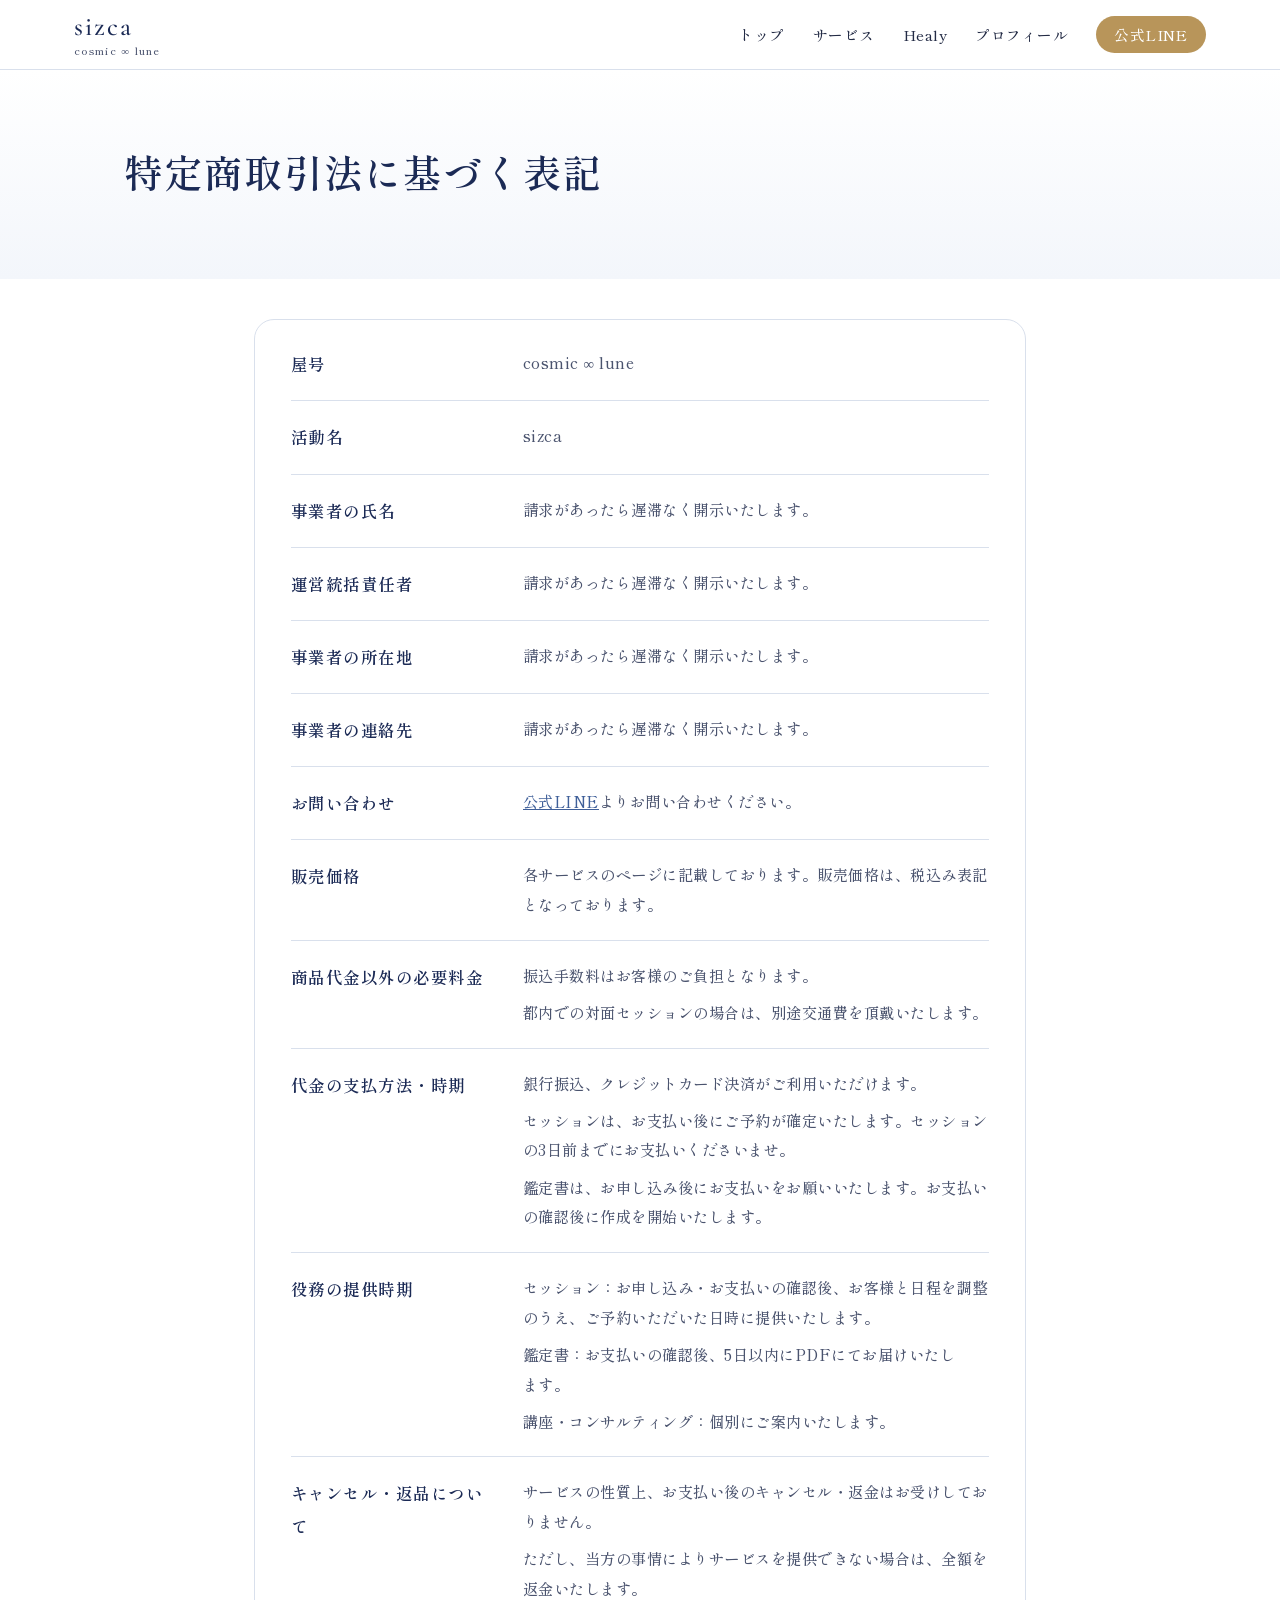
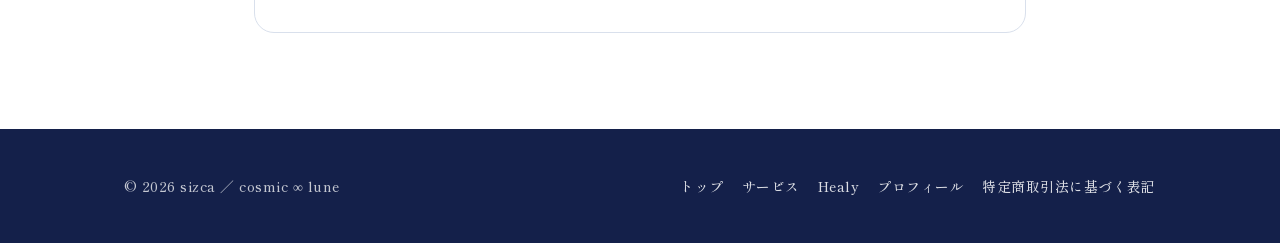
<file: law.html>
<!DOCTYPE html>
<html lang="ja">
<head>
<meta charset="UTF-8">
<meta name="viewport" content="width=device-width, initial-scale=1.0">
<title>特定商取引法に基づく表記｜sizca｜cosmic ∞ lune</title>
<meta name="robots" content="noindex">
<meta name="description" content="sizca／cosmic ∞ lune の特定商取引法に基づく表記です。">
<link rel="icon" href="favicon.svg" type="image/svg+xml">
<link rel="apple-touch-icon" href="apple-touch-icon.png">
<meta property="og:type" content="website">
<meta property="og:site_name" content="sizca｜cosmic ∞ lune">
<meta property="og:title" content="特定商取引法に基づく表記｜sizca｜cosmic ∞ lune">
<meta property="og:description" content="sizca／cosmic ∞ lune の特定商取引法に基づく表記です。">
<meta property="og:image" content="https://sizca-cosmic.vercel.app/images/ogp.jpg">
<meta property="og:url" content="https://sizca-cosmic.vercel.app/law.html">
<meta name="twitter:card" content="summary_large_image">
<link rel="preconnect" href="https://fonts.googleapis.com">
<link rel="preconnect" href="https://fonts.gstatic.com" crossorigin>
<link href="https://fonts.googleapis.com/css2?family=Cormorant+Garamond:wght@400;500&family=Shippori+Mincho:wght@500;600&display=swap" rel="stylesheet">
<link rel="stylesheet" href="style.css">
</head>
<body>
<header>
  <div class="bar">
    <a class="brand" href="index.html"><b>sizca</b><small>cosmic ∞ lune</small></a>
    <nav id="nav">
      <button class="menu-btn" aria-expanded="false" aria-controls="nav-list" onclick="toggleNav(this)">メニュー</button>
      <ul id="nav-list">
        <li><a href="index.html">トップ</a></li>
        <li><a href="services.html">サービス</a></li>
        <li><a href="healy.html">Healy</a></li>
        <li><a href="profile.html">プロフィール</a></li>
        <li><a class="nav-line" href="https://lin.ee/60XRj8W" target="_blank" rel="noopener">公式LINE</a></li>
      </ul>
    </nav>
  </div>
</header>

<main>
<section class="page-hero"><div class="wrap"><h1>特定商取引法に基づく表記</h1></div></section>
<section class="law" style="padding-top:40px"><div class="wrap narrow">
    <dl>
      <div class="row"><dt>屋号</dt><dd>cosmic ∞ lune</dd></div>
      <div class="row"><dt>活動名</dt><dd>sizca</dd></div>
      <div class="row"><dt>事業者の氏名</dt><dd>請求があったら遅滞なく開示いたします。</dd></div>
      <div class="row"><dt>運営統括責任者</dt><dd>請求があったら遅滞なく開示いたします。</dd></div>
      <div class="row"><dt>事業者の所在地</dt><dd>請求があったら遅滞なく開示いたします。</dd></div>
      <div class="row"><dt>事業者の連絡先</dt><dd>請求があったら遅滞なく開示いたします。</dd></div>
      <div class="row"><dt>お問い合わせ</dt><dd><a href="https://lin.ee/60XRj8W" target="_blank" rel="noopener">公式LINE</a>よりお問い合わせください。</dd></div>
      <div class="row"><dt>販売価格</dt><dd>各サービスのページに記載しております。販売価格は、税込み表記となっております。</dd></div>
      <div class="row"><dt>商品代金以外の必要料金</dt><dd><p>振込手数料はお客様のご負担となります。</p><p>都内での対面セッションの場合は、別途交通費を頂戴いたします。</p></dd></div>
      <div class="row"><dt>代金の支払方法・時期</dt><dd><p>銀行振込、クレジットカード決済がご利用いただけます。</p><p>セッションは、お支払い後にご予約が確定いたします。セッションの3日前までにお支払いくださいませ。</p><p>鑑定書は、お申し込み後にお支払いをお願いいたします。お支払いの確認後に作成を開始いたします。</p></dd></div>
      <div class="row"><dt>役務の提供時期</dt><dd><p>セッション：お申し込み・お支払いの確認後、お客様と日程を調整のうえ、ご予約いただいた日時に提供いたします。</p><p>鑑定書：お支払いの確認後、5日以内にPDFにてお届けいたします。</p><p>講座・コンサルティング：個別にご案内いたします。</p></dd></div>
      <div class="row"><dt>キャンセル・返品について</dt><dd><p>サービスの性質上、お支払い後のキャンセル・返金はお受けしておりません。</p><p>ただし、当方の事情によりサービスを提供できない場合は、全額を返金いたします。</p></dd></div>
    </dl>
</div></section>
</main>
<footer>
  <div class="wrap">
    <span>© 2026 sizca ／ cosmic ∞ lune</span>
    <ul>
      <li><a href="index.html">トップ</a></li>
      <li><a href="services.html">サービス</a></li>
      <li><a href="healy.html">Healy</a></li>
      <li><a href="profile.html">プロフィール</a></li>
      <li><a href="law.html">特定商取引法に基づく表記</a></li>
    </ul>
  </div>
</footer>
<script>
  function toggleNav(btn){
    const nav=document.getElementById('nav');
    const open=nav.classList.toggle('open');
    btn.setAttribute('aria-expanded',open);
  }
</script>
</body>
</html>
</file>
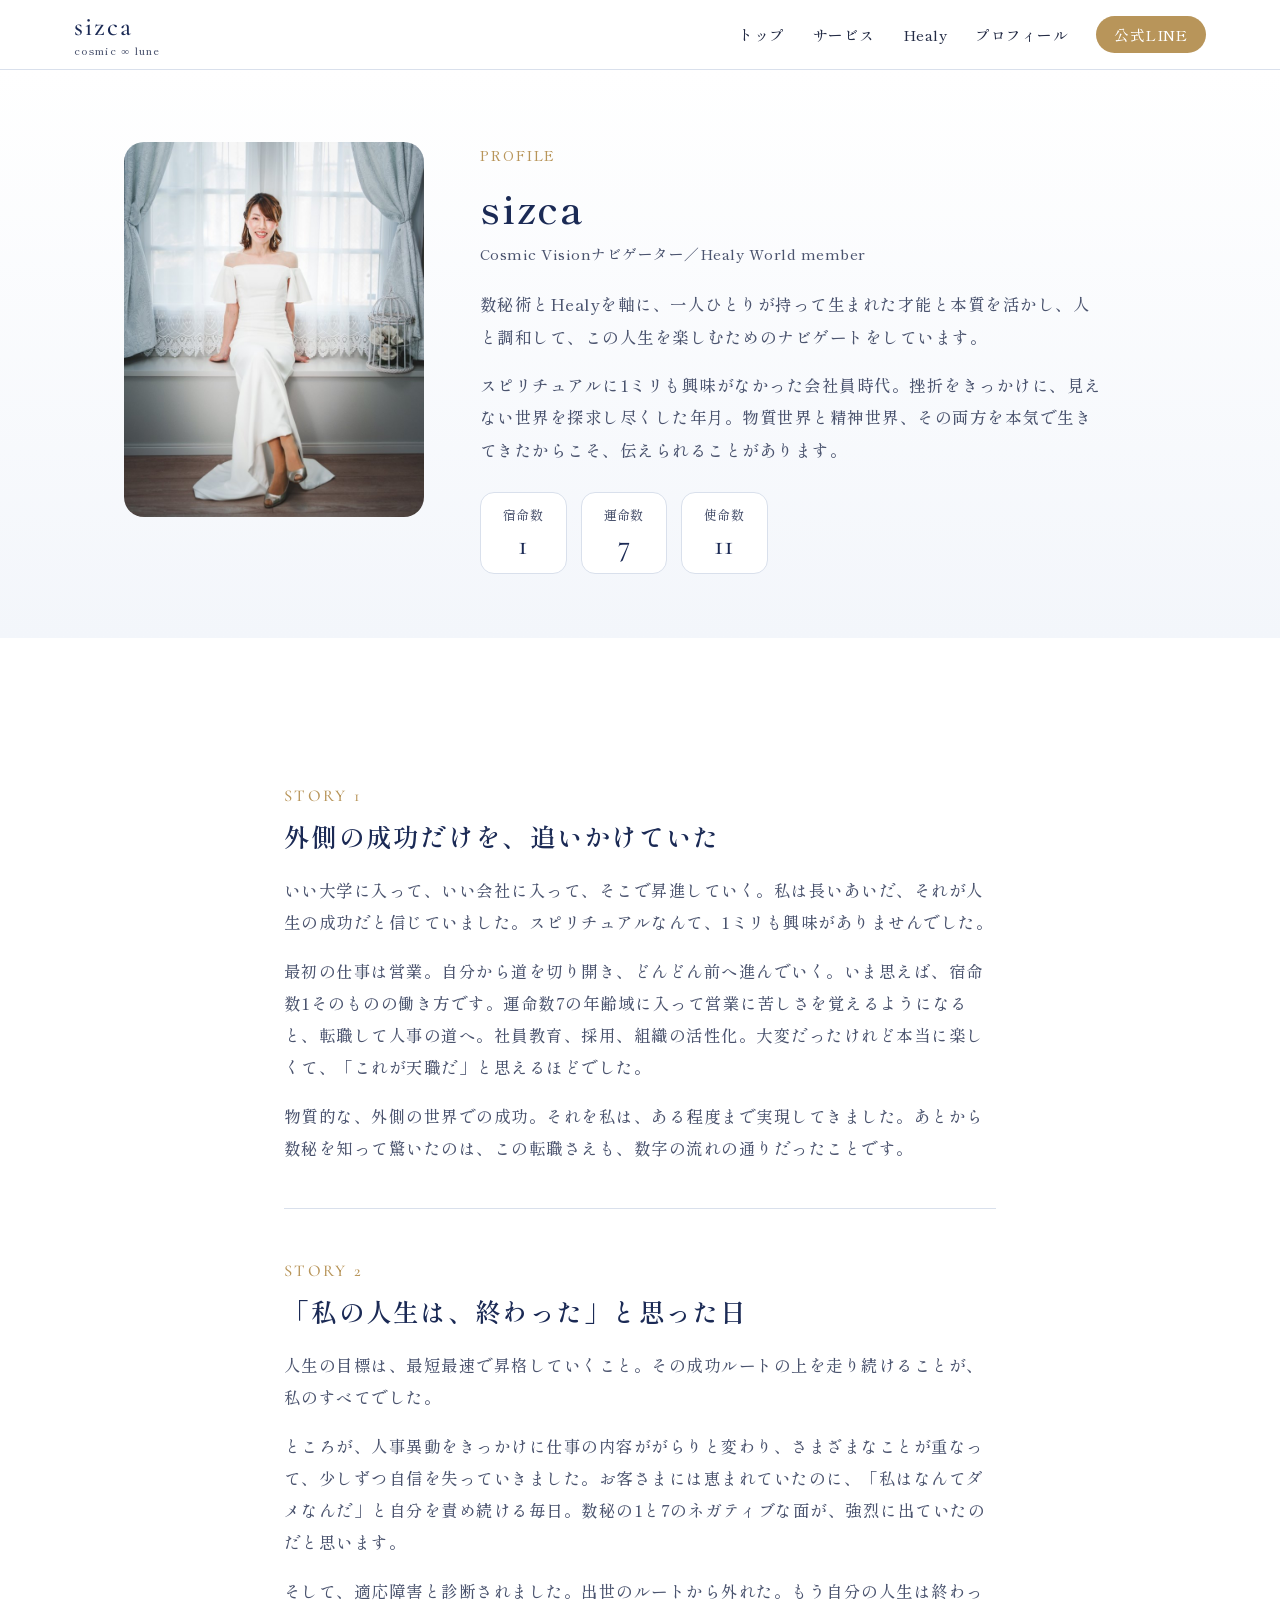
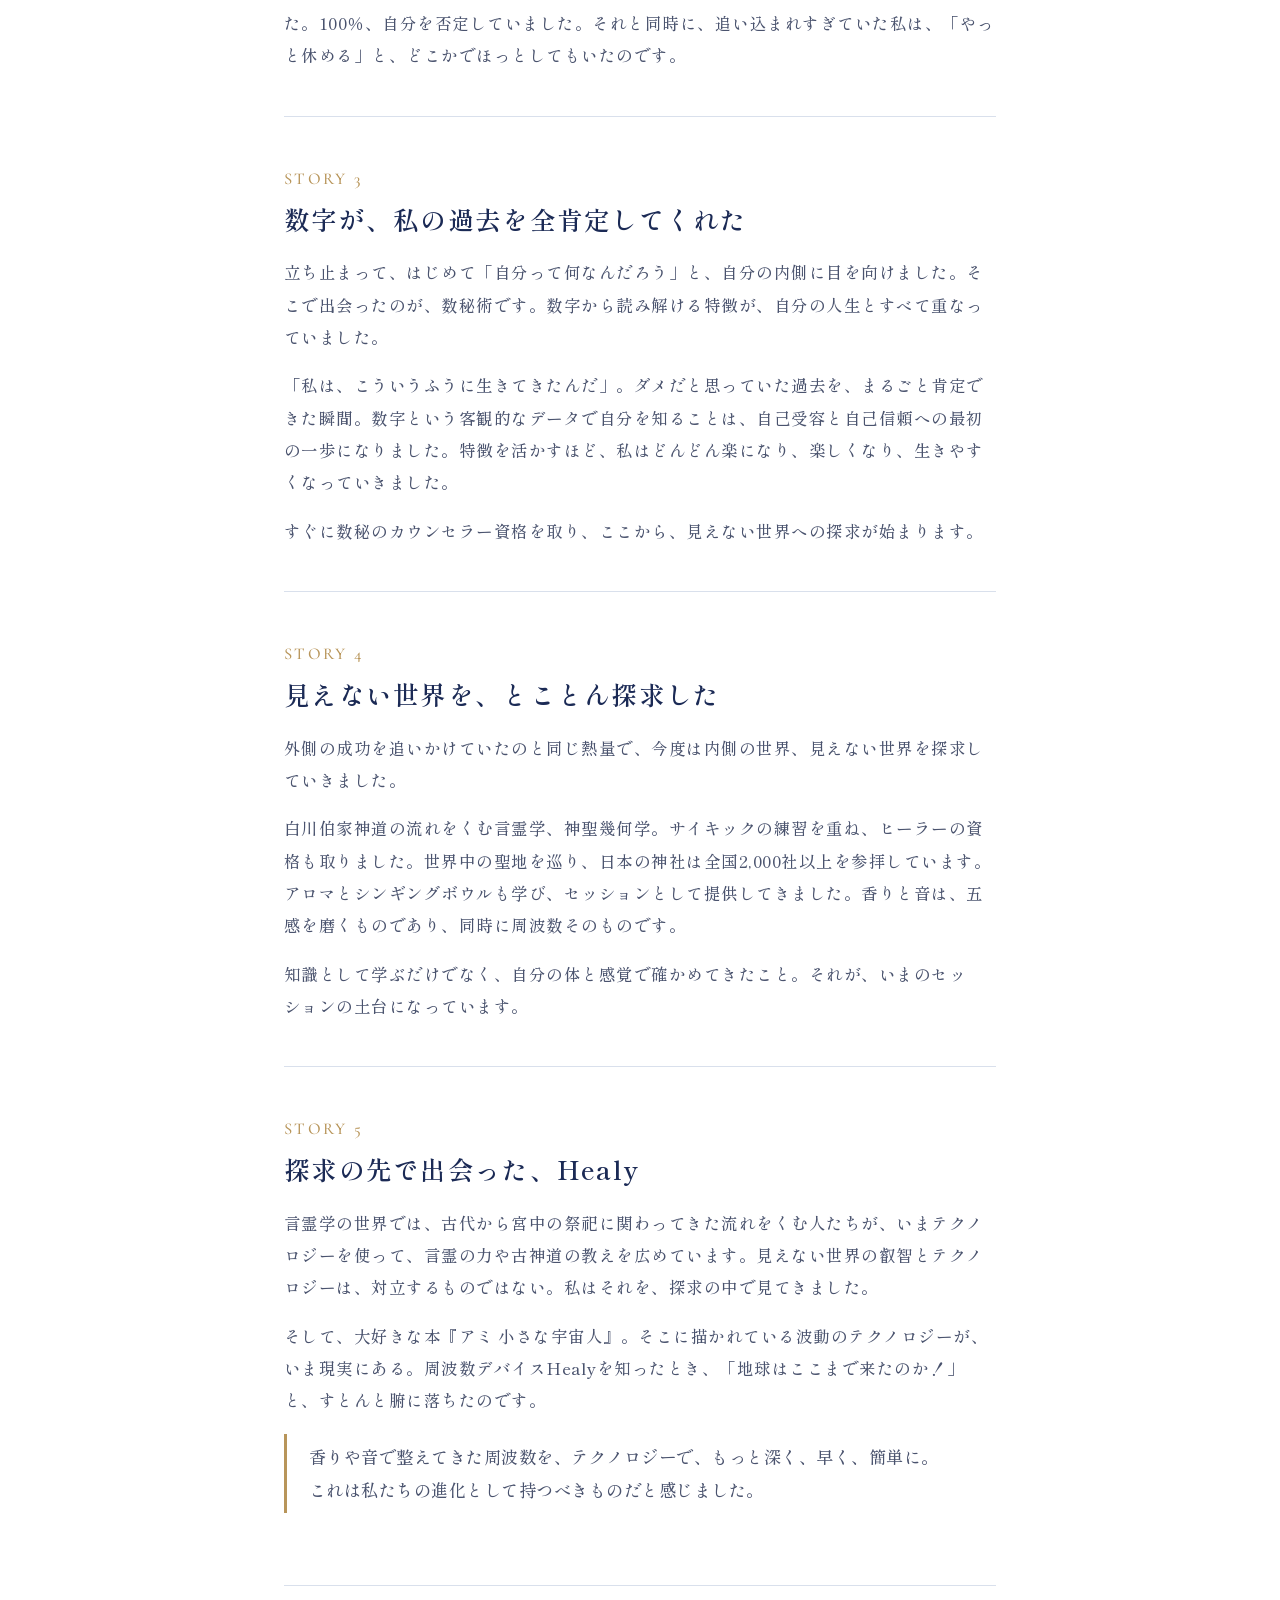
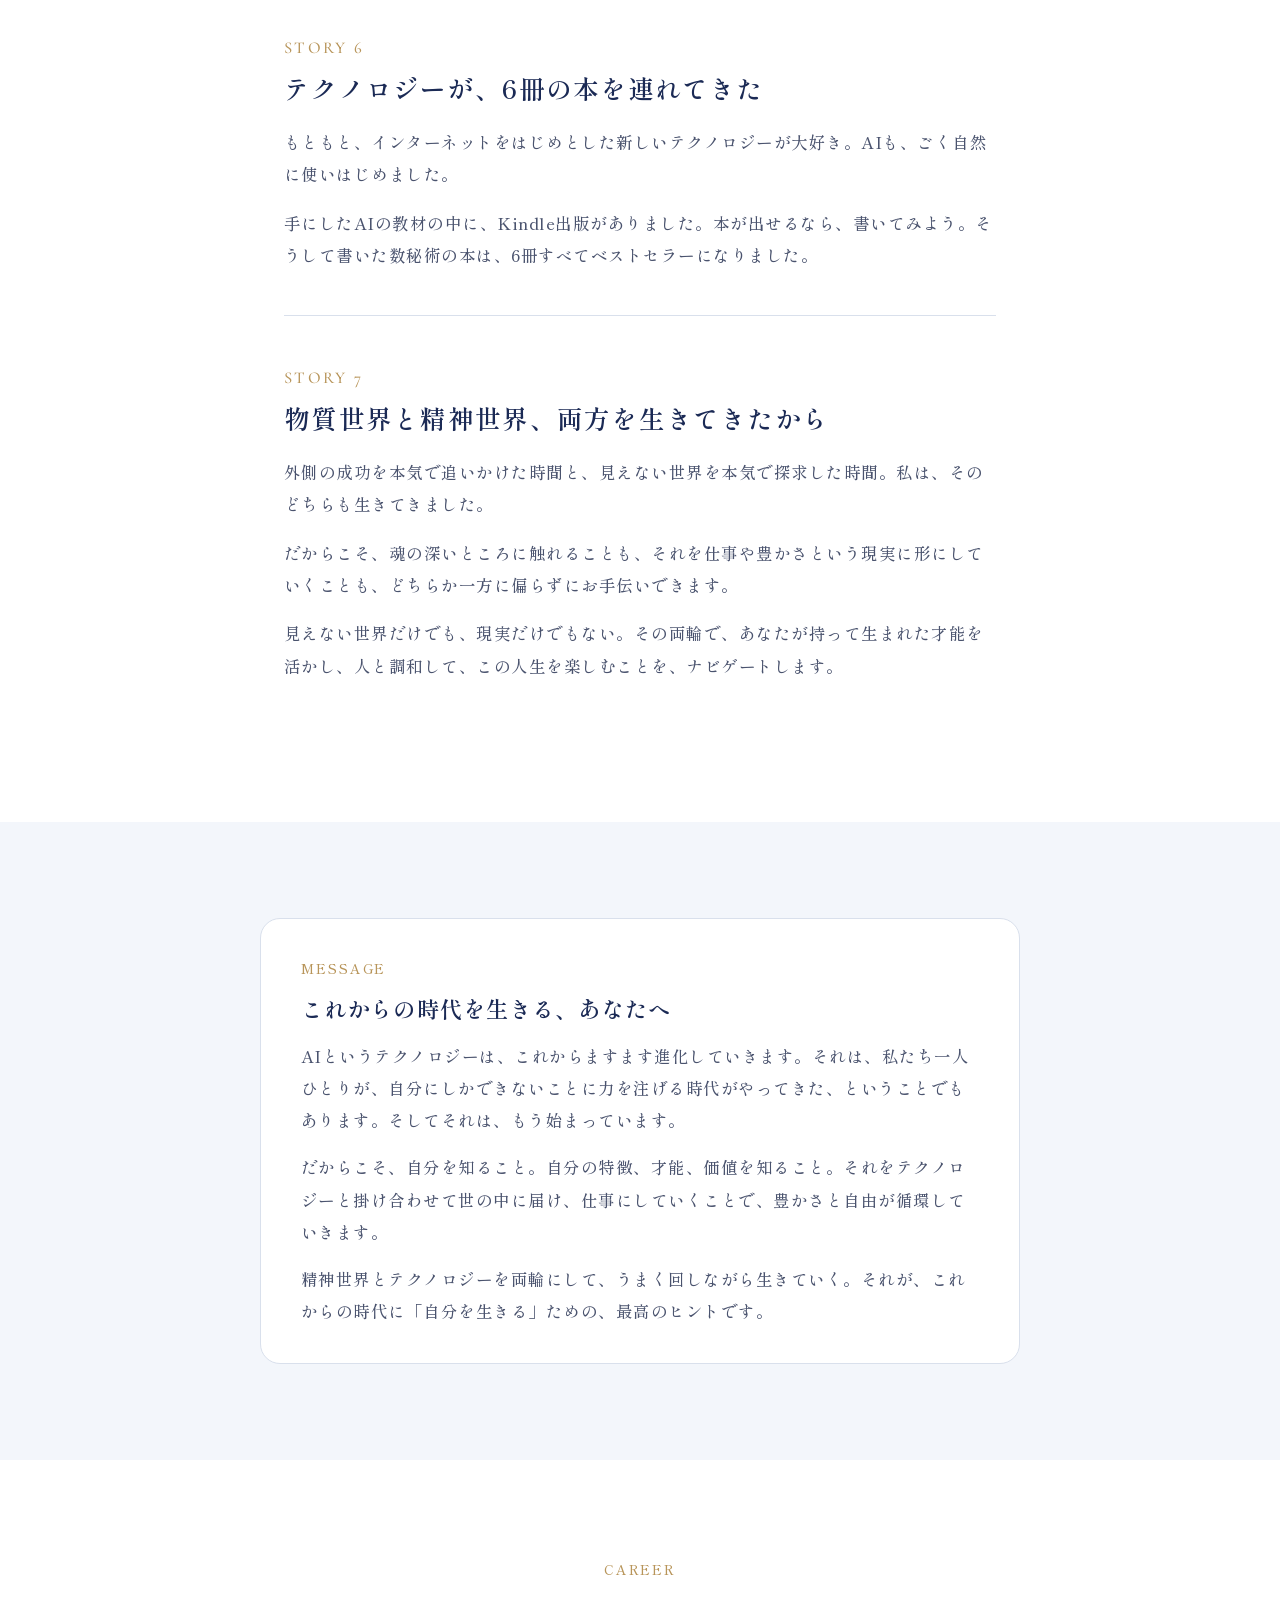
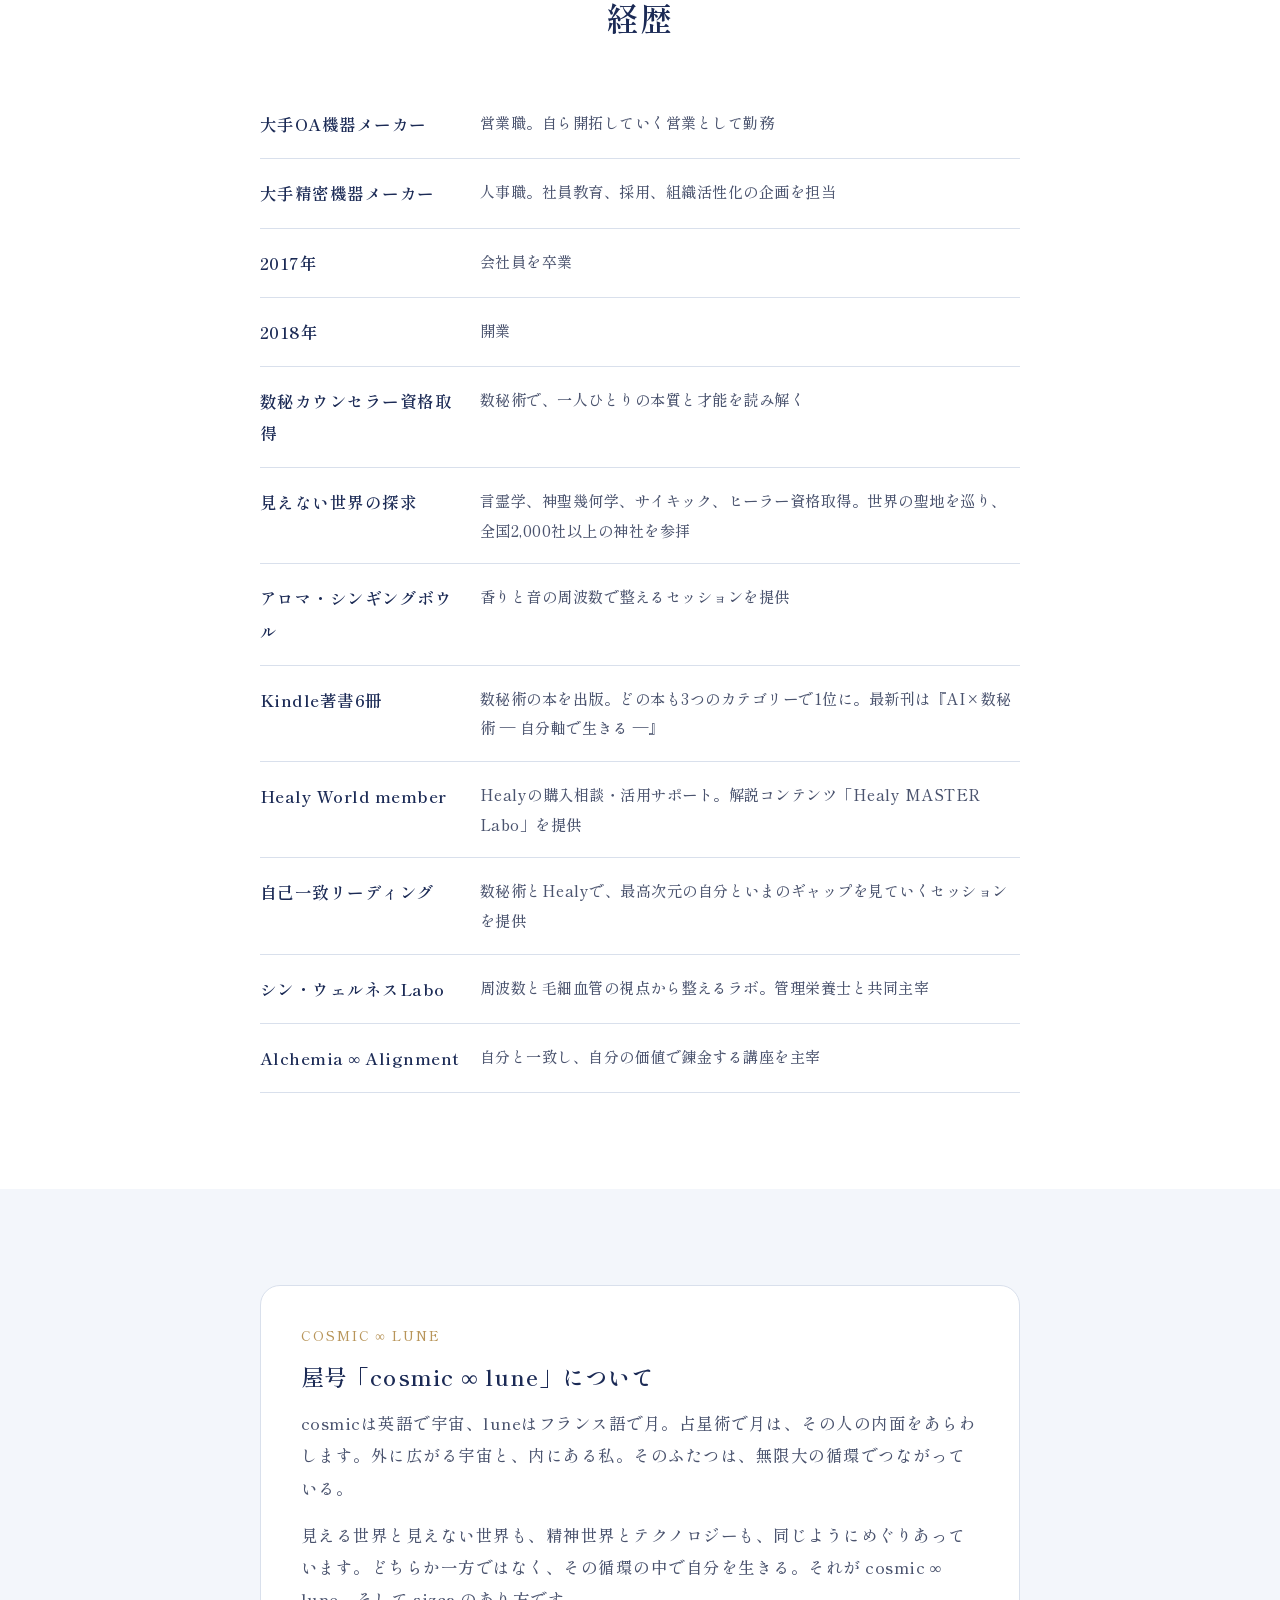
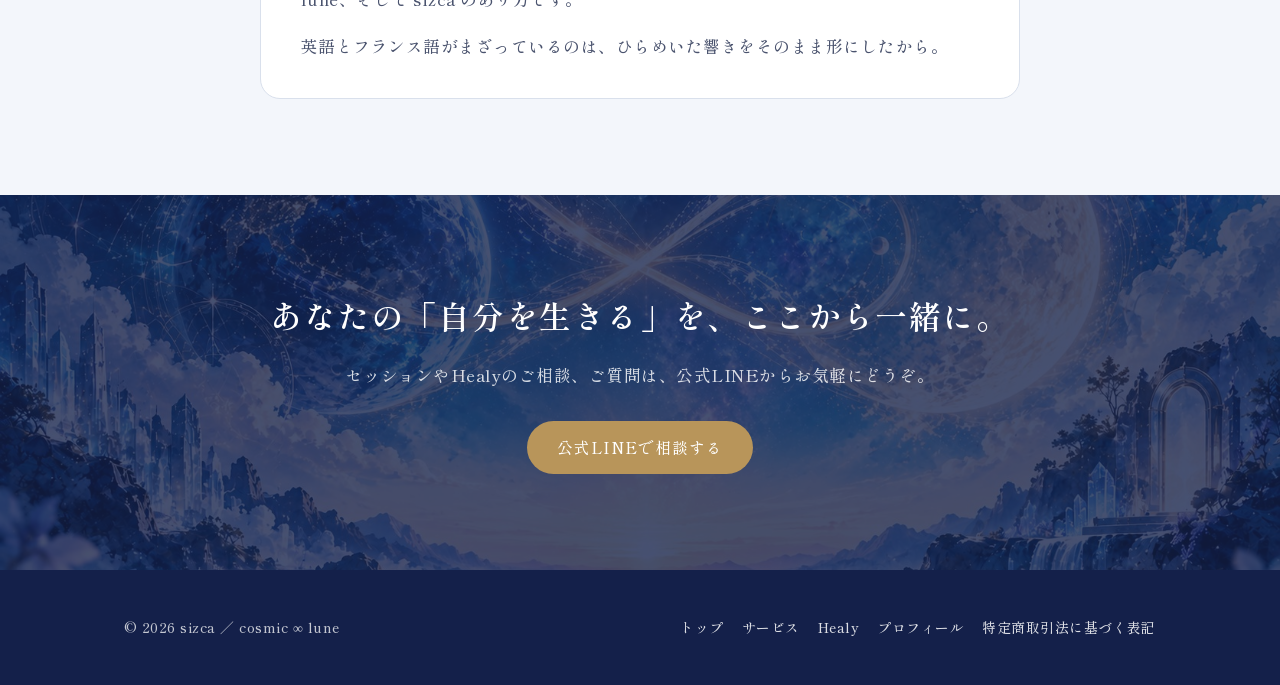
<file: profile.html>
<!DOCTYPE html>
<html lang="ja">
<head>
<meta charset="UTF-8">
<meta name="viewport" content="width=device-width, initial-scale=1.0">
<title>プロフィール｜sizca｜cosmic ∞ lune</title>
<meta name="description" content="Cosmic Visionナビゲーター sizcaのプロフィール。会社員時代の挫折から数秘術に出会い、見えない世界の探求を経て、数秘術とHealyで才能を活かす生き方をナビゲートしています。">
<link rel="icon" href="favicon.svg" type="image/svg+xml">
<link rel="apple-touch-icon" href="apple-touch-icon.png">
<meta property="og:type" content="website">
<meta property="og:site_name" content="sizca｜cosmic ∞ lune">
<meta property="og:title" content="プロフィール｜sizca｜cosmic ∞ lune">
<meta property="og:description" content="Cosmic Visionナビゲーター sizcaのプロフィール。会社員時代の挫折から数秘術に出会い、見えない世界の探求を経て、数秘術とHealyで才能を活かす生き方をナビゲートしています。">
<meta property="og:image" content="https://sizca-cosmic.vercel.app/images/ogp.jpg">
<meta property="og:url" content="https://sizca-cosmic.vercel.app/profile.html">
<meta name="twitter:card" content="summary_large_image">
<link rel="preconnect" href="https://fonts.googleapis.com">
<link rel="preconnect" href="https://fonts.gstatic.com" crossorigin>
<link href="https://fonts.googleapis.com/css2?family=Cormorant+Garamond:wght@400;500&family=Shippori+Mincho:wght@500;600&display=swap" rel="stylesheet">
<link rel="stylesheet" href="style.css">
</head>
<body>
<header>
  <div class="bar">
    <a class="brand" href="index.html"><b>sizca</b><small>cosmic ∞ lune</small></a>
    <nav id="nav">
      <button class="menu-btn" aria-expanded="false" aria-controls="nav-list" onclick="toggleNav(this)">メニュー</button>
      <ul id="nav-list">
        <li><a href="index.html">トップ</a></li>
        <li><a href="services.html">サービス</a></li>
        <li><a href="healy.html">Healy</a></li>
        <li><a href="profile.html" aria-current="page">プロフィール</a></li>
        <li><a class="nav-line" href="https://lin.ee/60XRj8W" target="_blank" rel="noopener">公式LINE</a></li>
      </ul>
    </nav>
  </div>
</header>

<main>
<section class="page-hero">
  <div class="wrap">
    <div class="prof">
      <div class="photo"><img src="images/portrait.jpg" alt="sizca" width="720" height="900"></div>
      <div>
        <span class="eyebrow">PROFILE</span>
        <h1 style="margin-bottom:2px">sizca</h1>
        <p class="title" style="color:var(--ink-soft);font-size:.92rem;margin-bottom:20px">Cosmic Visionナビゲーター／Healy World member</p>
        <p>数秘術とHealyを軸に、一人ひとりが持って生まれた才能と本質を活かし、人と調和して、この人生を楽しむためのナビゲートをしています。</p>
        <p style="margin-top:1em">スピリチュアルに1ミリも興味がなかった会社員時代。挫折をきっかけに、見えない世界を探求し尽くした年月。物質世界と精神世界、その両方を本気で生きてきたからこそ、伝えられることがあります。</p>
        <div class="nums">
          <div><small>宿命数</small><b>1</b></div>
          <div><small>運命数</small><b>7</b></div>
          <div><small>使命数</small><b>11</b></div>
        </div>
      </div>
    </div>
  </div>
</section>

<section>
  <div class="story wrap">
    <div class="chapter">
      <span class="no">STORY 1</span>
      <h2>外側の成功だけを、追いかけていた</h2>
      <p>いい大学に入って、いい会社に入って、そこで昇進していく。私は長いあいだ、それが人生の成功だと信じていました。スピリチュアルなんて、1ミリも興味がありませんでした。</p>
      <p>最初の仕事は営業。自分から道を切り開き、どんどん前へ進んでいく。いま思えば、宿命数1そのものの働き方です。運命数7の年齢域に入って営業に苦しさを覚えるようになると、転職して人事の道へ。社員教育、採用、組織の活性化。大変だったけれど本当に楽しくて、「これが天職だ」と思えるほどでした。</p>
      <p>物質的な、外側の世界での成功。それを私は、ある程度まで実現してきました。あとから数秘を知って驚いたのは、この転職さえも、数字の流れの通りだったことです。</p>
    </div>
    <div class="chapter">
      <span class="no">STORY 2</span>
      <h2>「私の人生は、終わった」と思った日</h2>
      <p>人生の目標は、最短最速で昇格していくこと。その成功ルートの上を走り続けることが、私のすべてでした。</p>
      <p>ところが、人事異動をきっかけに仕事の内容ががらりと変わり、さまざまなことが重なって、少しずつ自信を失っていきました。お客さまには恵まれていたのに、「私はなんてダメなんだ」と自分を責め続ける毎日。数秘の1と7のネガティブな面が、強烈に出ていたのだと思います。</p>
      <p>そして、適応障害と診断されました。出世のルートから外れた。もう自分の人生は終わった。100％、自分を否定していました。それと同時に、追い込まれすぎていた私は、「やっと休める」と、どこかでほっとしてもいたのです。</p>
    </div>
    <div class="chapter">
      <span class="no">STORY 3</span>
      <h2>数字が、私の過去を全肯定してくれた</h2>
      <p>立ち止まって、はじめて「自分って何なんだろう」と、自分の内側に目を向けました。そこで出会ったのが、数秘術です。数字から読み解ける特徴が、自分の人生とすべて重なっていました。</p>
      <p>「私は、こういうふうに生きてきたんだ」。ダメだと思っていた過去を、まるごと肯定できた瞬間。数字という客観的なデータで自分を知ることは、自己受容と自己信頼への最初の一歩になりました。特徴を活かすほど、私はどんどん楽になり、楽しくなり、生きやすくなっていきました。</p>
      <p>すぐに数秘のカウンセラー資格を取り、ここから、見えない世界への探求が始まります。</p>
    </div>
    <div class="chapter">
      <span class="no">STORY 4</span>
      <h2>見えない世界を、とことん探求した</h2>
      <p>外側の成功を追いかけていたのと同じ熱量で、今度は内側の世界、見えない世界を探求していきました。</p>
      <p>白川伯家神道の流れをくむ言霊学、神聖幾何学。サイキックの練習を重ね、ヒーラーの資格も取りました。世界中の聖地を巡り、日本の神社は全国2,000社以上を参拝しています。アロマとシンギングボウルも学び、セッションとして提供してきました。香りと音は、五感を磨くものであり、同時に周波数そのものです。</p>
      <p>知識として学ぶだけでなく、自分の体と感覚で確かめてきたこと。それが、いまのセッションの土台になっています。</p>
    </div>
    <div class="chapter">
      <span class="no">STORY 5</span>
      <h2>探求の先で出会った、Healy</h2>
      <p>言霊学の世界では、古代から宮中の祭祀に関わってきた流れをくむ人たちが、いまテクノロジーを使って、言霊の力や古神道の教えを広めています。見えない世界の叡智とテクノロジーは、対立するものではない。私はそれを、探求の中で見てきました。</p>
      <p>そして、大好きな本『アミ 小さな宇宙人』。そこに描かれている波動のテクノロジーが、いま現実にある。周波数デバイスHealyを知ったとき、「地球はここまで来たのか！」と、すとんと腑に落ちたのです。</p>
      <p class="quote">香りや音で整えてきた周波数を、テクノロジーで、もっと深く、早く、簡単に。<br>これは私たちの進化として持つべきものだと感じました。</p>
    </div>
    <div class="chapter">
      <span class="no">STORY 6</span>
      <h2>テクノロジーが、6冊の本を連れてきた</h2>
      <p>もともと、インターネットをはじめとした新しいテクノロジーが大好き。AIも、ごく自然に使いはじめました。</p>
      <p>手にしたAIの教材の中に、Kindle出版がありました。本が出せるなら、書いてみよう。そうして書いた数秘術の本は、6冊すべてベストセラーになりました。</p>
    </div>
    <div class="chapter">
      <span class="no">STORY 7</span>
      <h2>物質世界と精神世界、両方を生きてきたから</h2>
      <p>外側の成功を本気で追いかけた時間と、見えない世界を本気で探求した時間。私は、そのどちらも生きてきました。</p>
      <p>だからこそ、魂の深いところに触れることも、それを仕事や豊かさという現実に形にしていくことも、どちらか一方に偏らずにお手伝いできます。</p>
      <p>見えない世界だけでも、現実だけでもない。その両輪で、あなたが持って生まれた才能を活かし、人と調和して、この人生を楽しむことを、ナビゲートします。</p>
    </div>
  </div>
</section>

<section class="bg-sky">
  <div class="origin-box">
    <span class="eyebrow">MESSAGE</span>
    <h2>これからの時代を生きる、あなたへ</h2>
    <p>AIというテクノロジーは、これからますます進化していきます。それは、私たち一人ひとりが、自分にしかできないことに力を注げる時代がやってきた、ということでもあります。そしてそれは、もう始まっています。</p>
    <p>だからこそ、自分を知ること。自分の特徴、才能、価値を知ること。それをテクノロジーと掛け合わせて世の中に届け、仕事にしていくことで、豊かさと自由が循環していきます。</p>
    <p>精神世界とテクノロジーを両輪にして、うまく回しながら生きていく。それが、これからの時代に「自分を生きる」ための、最高のヒントです。</p>
  </div>
</section>

<section>
  <div class="wrap">
    <div class="head center"><span class="eyebrow">CAREER</span><h2 class="sec-title">経歴</h2></div>
    <ul class="career">
      <li><b>大手OA機器メーカー</b><span>営業職。自ら開拓していく営業として勤務</span></li>
      <li><b>大手精密機器メーカー</b><span>人事職。社員教育、採用、組織活性化の企画を担当</span></li>
      <li><b>2017年</b><span>会社員を卒業</span></li>
      <li><b>2018年</b><span>開業</span></li>
      <li><b>数秘カウンセラー資格取得</b><span>数秘術で、一人ひとりの本質と才能を読み解く</span></li>
      <li><b>見えない世界の探求</b><span>言霊学、神聖幾何学、サイキック、ヒーラー資格取得。世界の聖地を巡り、全国2,000社以上の神社を参拝</span></li>
      <li><b>アロマ・シンギングボウル</b><span>香りと音の周波数で整えるセッションを提供</span></li>
      <li><b>Kindle著書6冊</b><span>数秘術の本を出版。どの本も3つのカテゴリーで1位に。最新刊は『AI×数秘術 ― 自分軸で生きる ―』</span></li>
      <li><b>Healy World member</b><span>Healyの購入相談・活用サポート。解説コンテンツ「Healy MASTER Labo」を提供</span></li>
      <li><b>自己一致リーディング</b><span>数秘術とHealyで、最高次元の自分といまのギャップを見ていくセッションを提供</span></li>
      <li><b>シン・ウェルネスLabo</b><span>周波数と毛細血管の視点から整えるラボ。管理栄養士と共同主宰</span></li>
      <li><b>Alchemia ∞ Alignment</b><span>自分と一致し、自分の価値で錬金する講座を主宰</span></li>
    </ul>
  </div>
</section>

<section class="bg-sky">
  <div class="origin-box">
    <span class="eyebrow">COSMIC ∞ LUNE</span>
    <h2>屋号「cosmic ∞ lune」について</h2>
    <p>cosmicは英語で宇宙、luneはフランス語で月。占星術で月は、その人の内面をあらわします。外に広がる宇宙と、内にある私。そのふたつは、無限大の循環でつながっている。</p>
    <p>見える世界と見えない世界も、精神世界とテクノロジーも、同じようにめぐりあっています。どちらか一方ではなく、その循環の中で自分を生きる。それが cosmic ∞ lune、そして sizca のあり方です。</p>
    <p>英語とフランス語がまざっているのは、ひらめいた響きをそのまま形にしたから。</p>
  </div>
</section>
</main>
<section class="bg-deep contact cosmic-band">
  <div class="wrap center">
    <h2 class="sec-title">あなたの「自分を生きる」を、ここから一緒に。</h2>
    <p class="sec-lead">セッションやHealyのご相談、ご質問は、公式LINEからお気軽にどうぞ。</p>
    <div class="btns"><a class="btn btn-gold" href="https://lin.ee/60XRj8W" target="_blank" rel="noopener">公式LINEで相談する</a></div>
  </div>
</section>
<footer>
  <div class="wrap">
    <span>© 2026 sizca ／ cosmic ∞ lune</span>
    <ul>
      <li><a href="index.html">トップ</a></li>
      <li><a href="services.html">サービス</a></li>
      <li><a href="healy.html">Healy</a></li>
      <li><a href="profile.html">プロフィール</a></li>
      <li><a href="law.html">特定商取引法に基づく表記</a></li>
    </ul>
  </div>
</footer>
<script>
  function toggleNav(btn){
    const nav=document.getElementById('nav');
    const open=nav.classList.toggle('open');
    btn.setAttribute('aria-expanded',open);
  }
</script>
</body>
</html>
</file>
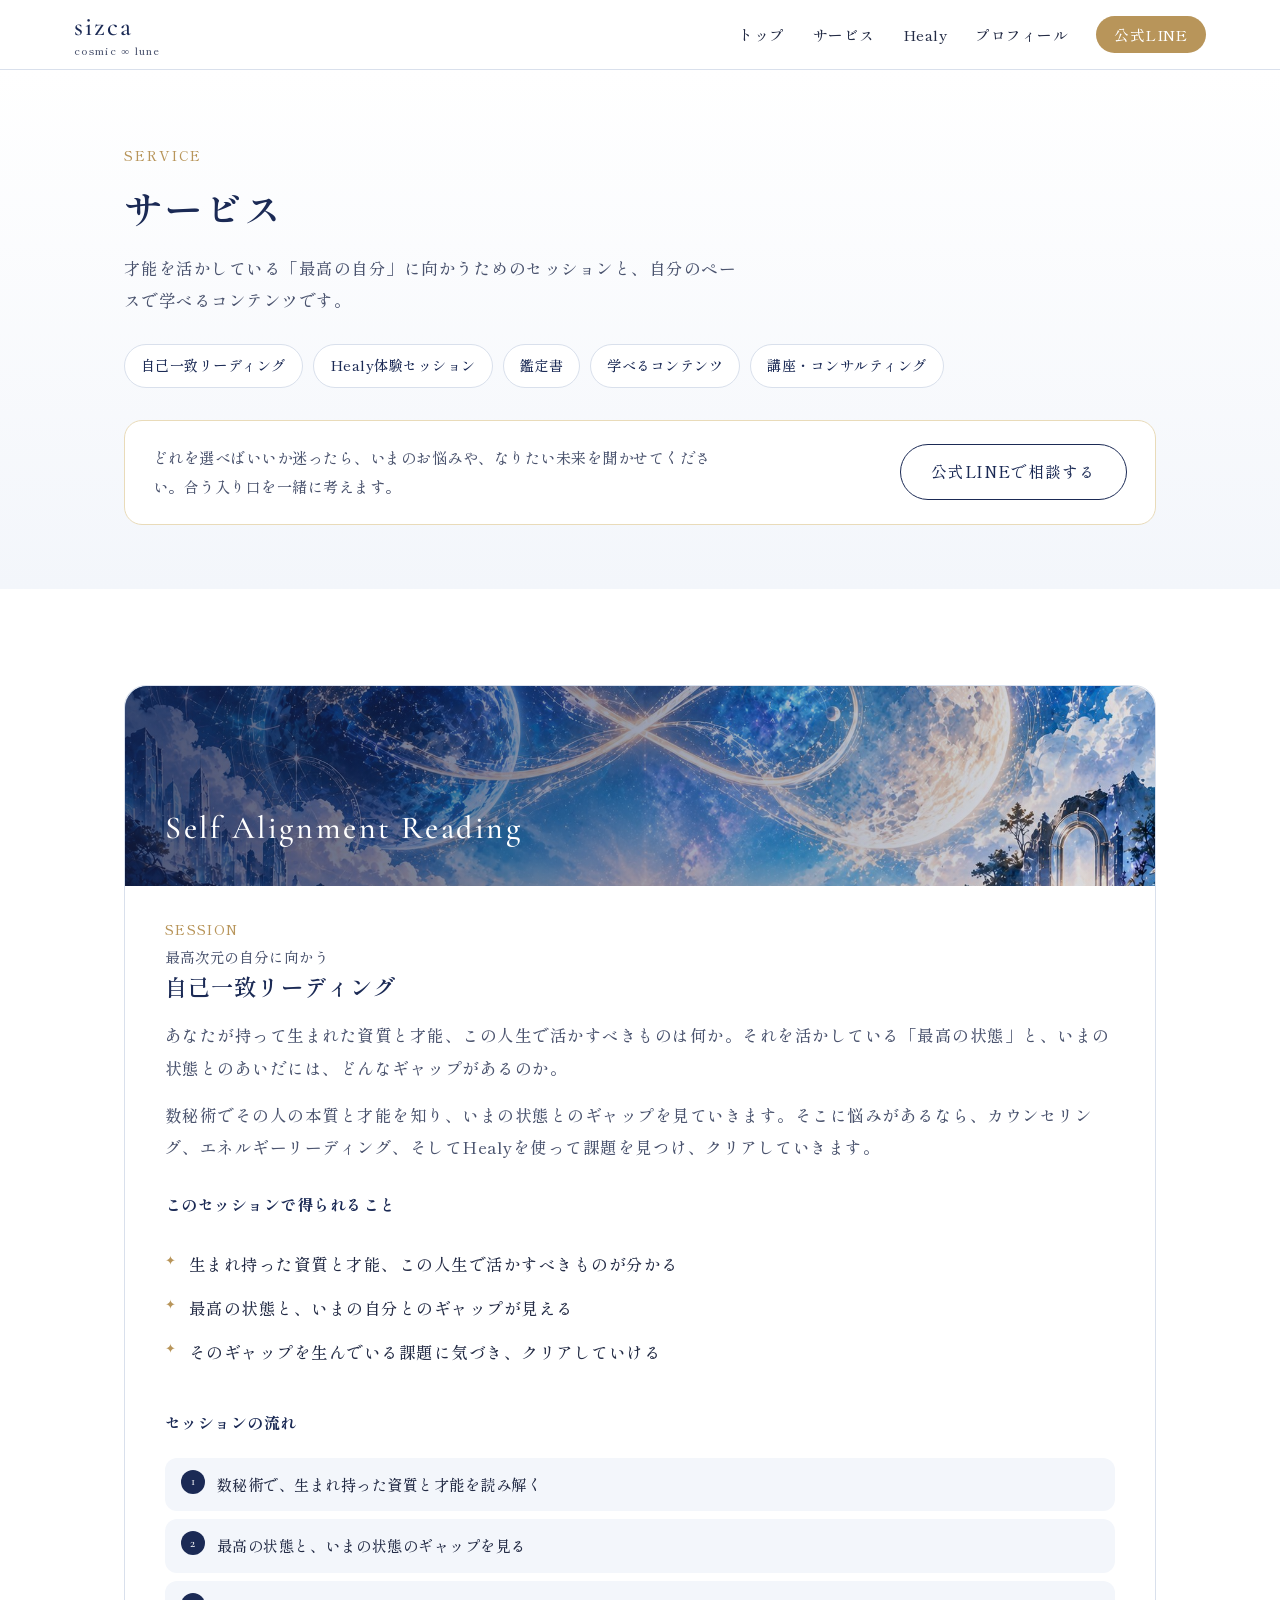
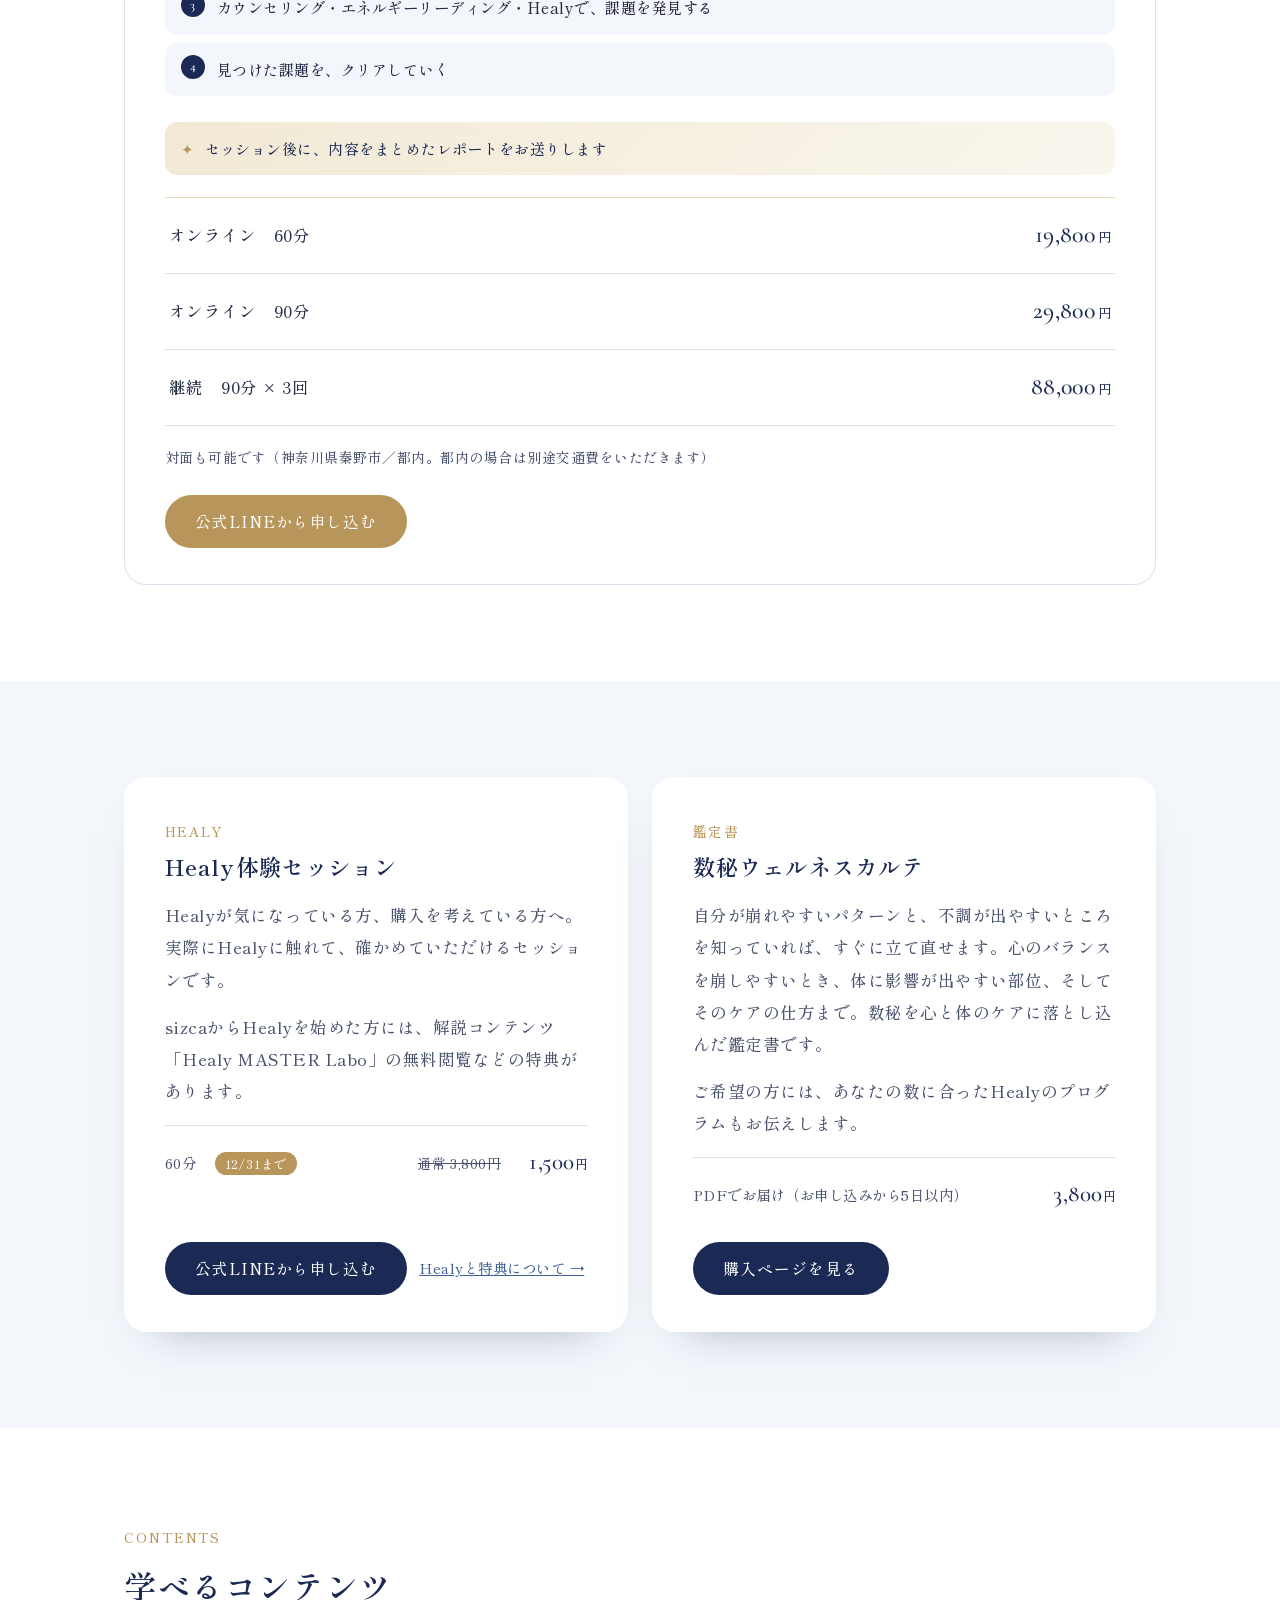
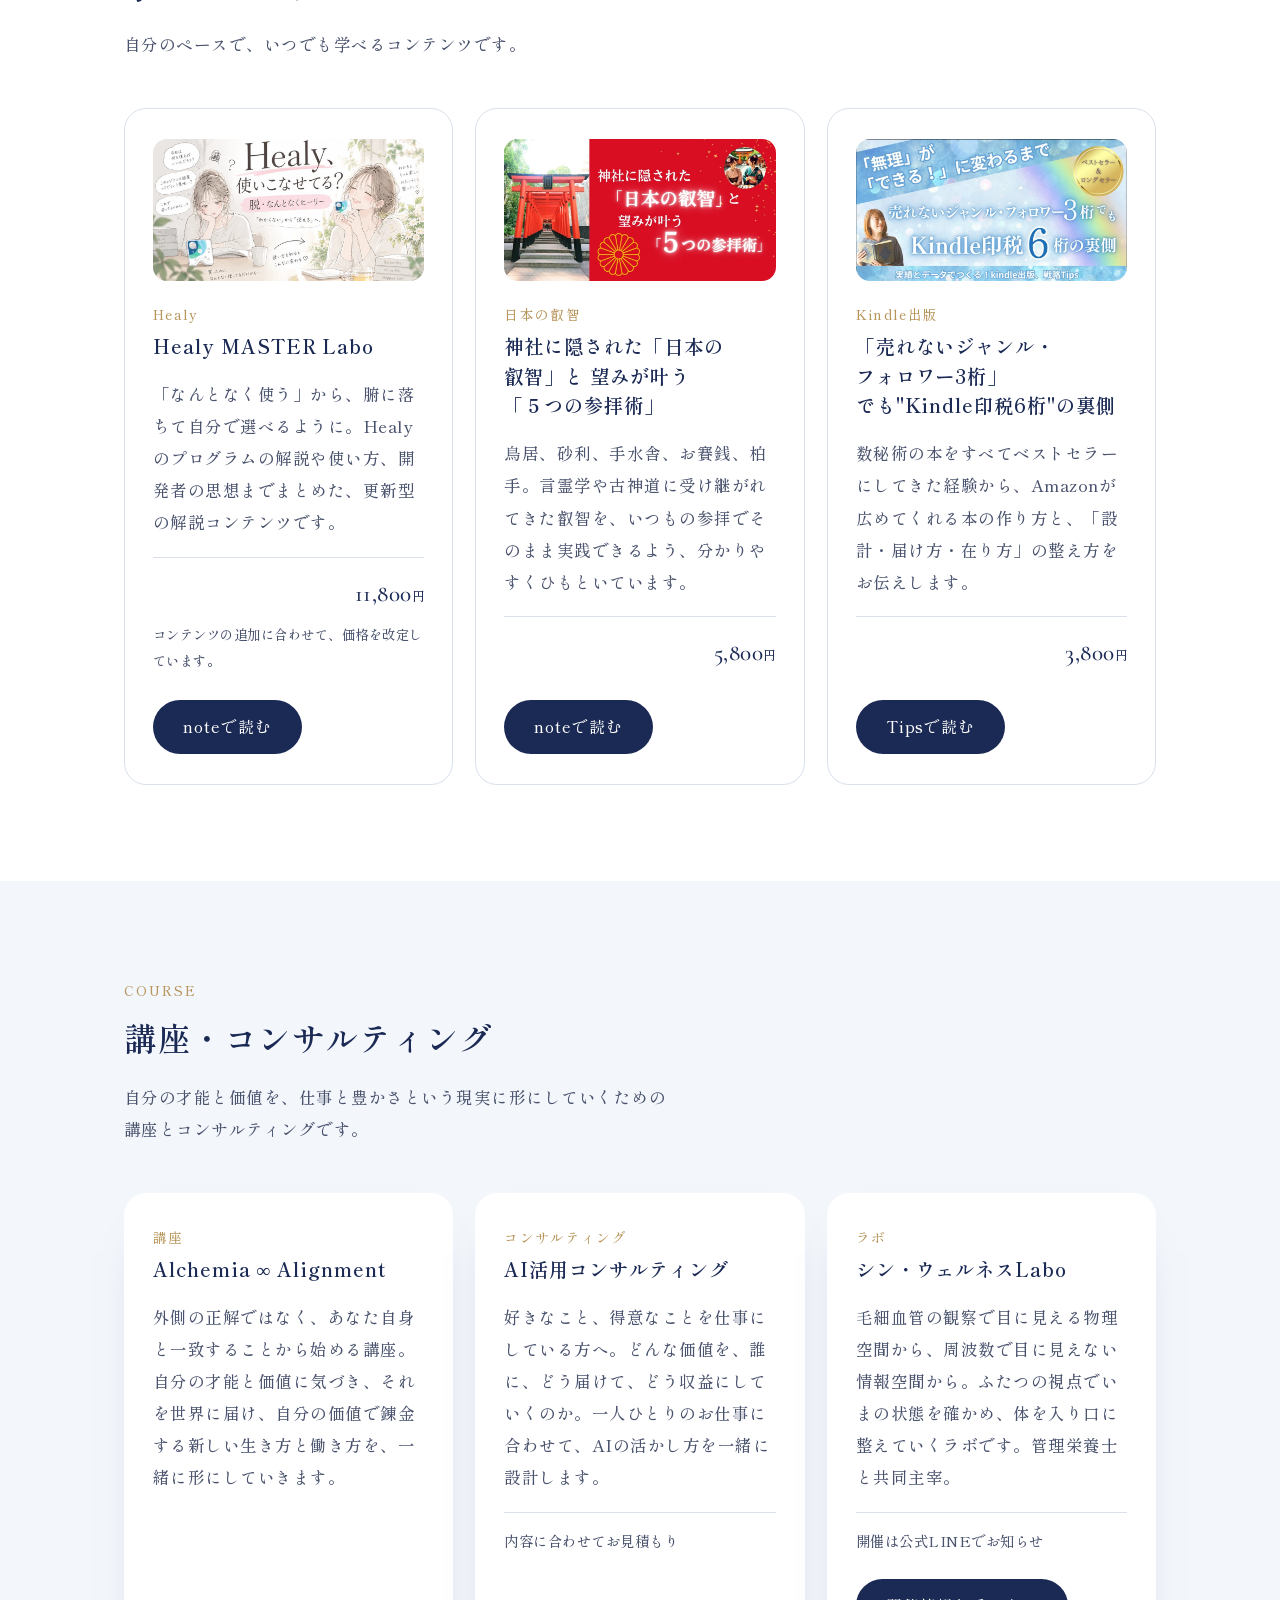
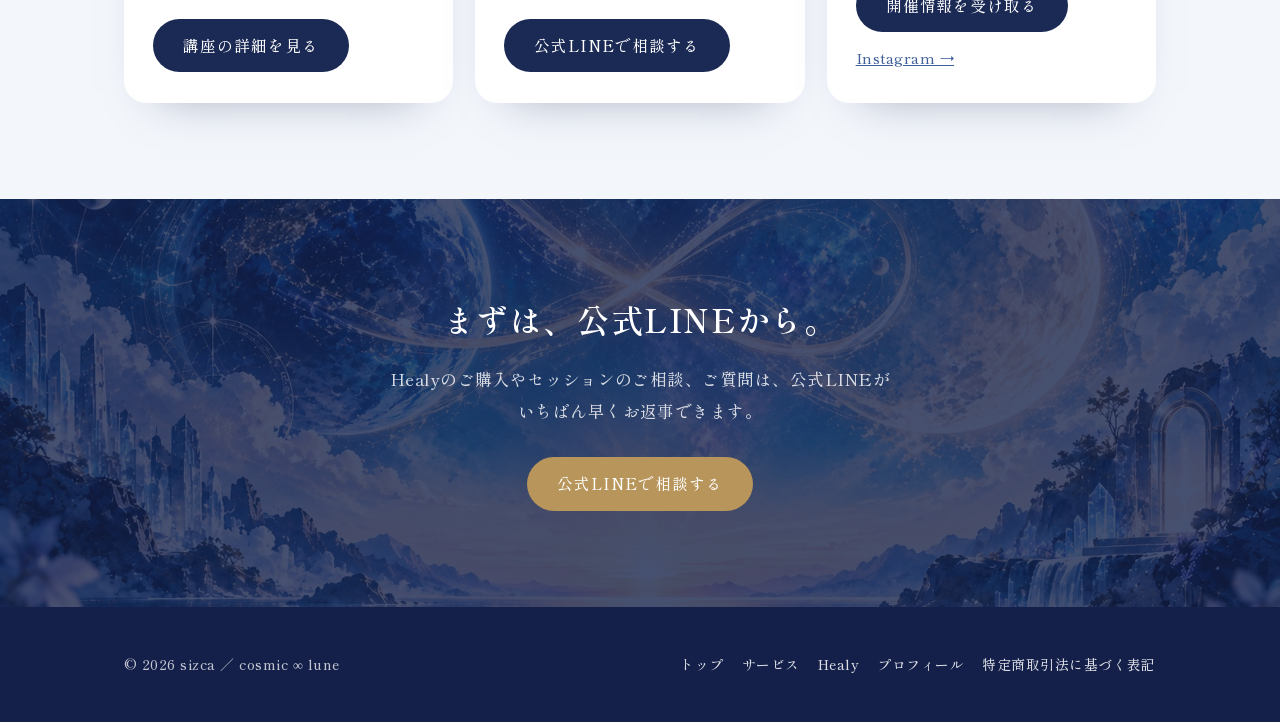
<file: services.html>
<!DOCTYPE html>
<html lang="ja">
<head>
<meta charset="UTF-8">
<meta name="viewport" content="width=device-width, initial-scale=1.0">
<title>サービス｜sizca｜cosmic ∞ lune</title>
<meta name="description" content="最高次元の自分に向かう自己一致リーディング、Healy体験セッション、数秘の鑑定書、Healy MASTER Laboなどの学べるコンテンツ。">
<link rel="icon" href="favicon.svg" type="image/svg+xml">
<link rel="apple-touch-icon" href="apple-touch-icon.png">
<meta property="og:type" content="website">
<meta property="og:site_name" content="sizca｜cosmic ∞ lune">
<meta property="og:title" content="サービス｜sizca｜cosmic ∞ lune">
<meta property="og:description" content="最高次元の自分に向かう自己一致リーディング、Healy体験セッション、数秘の鑑定書、Healy MASTER Laboなどの学べるコンテンツ。">
<meta property="og:image" content="https://sizca-cosmic.vercel.app/images/ogp.jpg">
<meta property="og:url" content="https://sizca-cosmic.vercel.app/services.html">
<meta name="twitter:card" content="summary_large_image">
<link rel="preconnect" href="https://fonts.googleapis.com">
<link rel="preconnect" href="https://fonts.gstatic.com" crossorigin>
<link href="https://fonts.googleapis.com/css2?family=Cormorant+Garamond:wght@400;500&family=Shippori+Mincho:wght@500;600&display=swap" rel="stylesheet">
<link rel="stylesheet" href="style.css">
</head>
<body>
<header>
  <div class="bar">
    <a class="brand" href="index.html"><b>sizca</b><small>cosmic ∞ lune</small></a>
    <nav id="nav">
      <button class="menu-btn" aria-expanded="false" aria-controls="nav-list" onclick="toggleNav(this)">メニュー</button>
      <ul id="nav-list">
        <li><a href="index.html">トップ</a></li>
        <li><a href="services.html" aria-current="page">サービス</a></li>
        <li><a href="healy.html">Healy</a></li>
        <li><a href="profile.html">プロフィール</a></li>
        <li><a class="nav-line" href="https://lin.ee/60XRj8W" target="_blank" rel="noopener">公式LINE</a></li>
      </ul>
    </nav>
  </div>
</header>

<main>
<section class="page-hero">
  <div class="wrap">
    <span class="eyebrow">SERVICE</span>
    <h1>サービス</h1>
    <p>才能を活かしている「最高の自分」に向かうためのセッションと、自分のペースで学べるコンテンツです。</p>
    <nav class="page-nav" aria-label="ページ内リンク">
      <a href="#reading">自己一致リーディング</a>
      <a href="#healy">Healy体験セッション</a>
      <a href="#kantei">鑑定書</a>
      <a href="#learn">学べるコンテンツ</a>
      <a href="#course">講座・コンサルティング</a>
    </nav>
    <div class="guide">
      <p>どれを選べばいいか迷ったら、いまのお悩みや、なりたい未来を聞かせてください。合う入り口を一緒に考えます。</p>
      <a class="btn btn-ghost" href="https://lin.ee/60XRj8W" target="_blank" rel="noopener">公式LINEで相談する</a>
    </div>
  </div>
</section>

<section id="reading">
  <div class="wrap">
    <article class="offer">
      <div class="offer-banner"><img src="images/hero.jpg" alt="" loading="lazy"><span>Self Alignment Reading</span></div>
      <span class="label">SESSION</span>
      <h3><small>最高次元の自分に向かう</small>自己一致リーディング</h3>
      <p>あなたが持って生まれた資質と才能、この人生で活かすべきものは何か。それを活かしている「最高の状態」と、いまの状態とのあいだには、どんなギャップがあるのか。</p>
      <p>数秘術でその人の本質と才能を知り、いまの状態とのギャップを見ていきます。そこに悩みがあるなら、カウンセリング、エネルギーリーディング、そしてHealyを使って課題を見つけ、クリアしていきます。</p>
      <h4 class="sub-h">このセッションで得られること</h4>
      <ul class="points">
        <li>生まれ持った資質と才能、この人生で活かすべきものが分かる</li>
        <li>最高の状態と、いまの自分とのギャップが見える</li>
        <li>そのギャップを生んでいる課題に気づき、クリアしていける</li>
      </ul>
      <h4 class="sub-h">セッションの流れ</h4>
      <ol class="flow">
        <li>数秘術で、生まれ持った資質と才能を読み解く</li>
        <li>最高の状態と、いまの状態のギャップを見る</li>
        <li>カウンセリング・エネルギーリーディング・Healyで、課題を発見する</li>
        <li>見つけた課題を、クリアしていく</li>
      </ol>
      <div class="report">セッション後に、内容をまとめたレポートをお送りします</div>
      <ul class="prices">
        <li><span>オンライン　60分</span><b>19,800<small>円</small></b></li>
        <li><span>オンライン　90分</span><b>29,800<small>円</small></b></li>
        <li><span>継続　90分 × 3回</span><b>88,000<small>円</small></b></li>
      </ul>
      <p class="note">対面も可能です（神奈川県秦野市／都内。都内の場合は別途交通費をいただきます）</p>
      <div class="act"><a class="btn btn-gold" href="https://lin.ee/60XRj8W" target="_blank" rel="noopener">公式LINEから申し込む</a></div>
    </article>
  </div>
</section>

<section id="healy" class="bg-sky">
  <div class="wrap">
    <div class="offers-2">
      <article class="offer">
        <span class="label">HEALY</span>
        <h3>Healy体験セッション</h3>
        <p>Healyが気になっている方、購入を考えている方へ。実際にHealyに触れて、確かめていただけるセッションです。</p>
        <p>sizcaからHealyを始めた方には、解説コンテンツ「Healy MASTER Labo」の無料閲覧などの特典があります。</p>
        <div class="price-line"><span>60分</span><span class="campaign">12/31まで</span><s class="was">通常 3,800円</s><b>1,500<small>円</small></b></div>
        <div class="act">
          <a class="btn btn-deep" href="https://lin.ee/60XRj8W" target="_blank" rel="noopener">公式LINEから申し込む</a>
          <a class="sublink" href="healy.html">Healyと特典について →</a>
        </div>
      </article>
      <article class="offer" id="kantei">
        <span class="label">鑑定書</span>
        <h3>数秘ウェルネスカルテ</h3>
        <p>自分が崩れやすいパターンと、不調が出やすいところを知っていれば、すぐに立て直せます。心のバランスを崩しやすいとき、体に影響が出やすい部位、そしてそのケアの仕方まで。数秘を心と体のケアに落とし込んだ鑑定書です。</p>
        <p>ご希望の方には、あなたの数に合ったHealyのプログラムもお伝えします。</p>
        <div class="price-line"><span>PDFでお届け（お申し込みから5日以内）</span><b>3,800<small>円</small></b></div>
        <div class="act"><a class="btn btn-deep" href="https://cosmiclune9.base.shop/items/149236296" target="_blank" rel="noopener">購入ページを見る</a></div>
      </article>
    </div>
  </div>
</section>

<section id="learn">
  <div class="wrap">
    <div class="head">
      <span class="eyebrow">CONTENTS</span>
      <h2 class="sec-title">学べるコンテンツ</h2>
      <p class="sec-lead">自分のペースで、いつでも学べるコンテンツです。</p>
    </div>
    <div class="offers-3">
      <article class="offer compact">
        <a class="cover" href="https://note.com/richesse_infinie/n/nd6f70fb187ba" target="_blank" rel="noopener"><img src="images/cover-healy.jpg" alt="Healy MASTER Labo" loading="lazy" width="1000" height="525"></a>
        <span class="label">Healy</span>
        <h3>Healy MASTER Labo</h3>
        <p>「なんとなく使う」から、腑に落ちて自分で選べるように。Healyのプログラムの解説や使い方、開発者の思想までまとめた、更新型の解説コンテンツです。</p>
        <div class="price-line"><b>11,800<small>円</small></b><span class="full">コンテンツの追加に合わせて、価格を改定しています。</span></div>
        <div class="act"><a class="btn btn-deep" href="https://note.com/richesse_infinie/n/nd6f70fb187ba" target="_blank" rel="noopener">noteで読む</a></div>
      </article>
      <article class="offer compact">
        <a class="cover" href="https://note.com/richesse_infinie/n/n66095d2d46b0" target="_blank" rel="noopener"><img src="images/cover-shrine.jpg" alt="神社に隠された「日本の叡智」と望みが叶う「５つの参拝術」" loading="lazy" width="1000" height="525"></a>
        <span class="label">日本の叡智</span>
        <h3>神社に隠された「日本の叡智」と 望みが叶う「５つの参拝術」</h3>
        <p>鳥居、砂利、手水舎、お賽銭、柏手。言霊学や古神道に受け継がれてきた叡智を、いつもの参拝でそのまま実践できるよう、分かりやすくひもといています。</p>
        <div class="price-line"><b>5,800<small>円</small></b></div>
        <div class="act"><a class="btn btn-deep" href="https://note.com/richesse_infinie/n/n66095d2d46b0" target="_blank" rel="noopener">noteで読む</a></div>
      </article>
      <article class="offer compact">
        <a class="cover" href="https://tips.jp/u/ruricosmic/a/LP6KCPfS/d/dac" target="_blank" rel="noopener"><img src="images/cover-tips.jpg" alt="売れないジャンル・フォロワー3桁でもKindle印税6桁の裏側" loading="lazy" width="1000" height="525"></a>
        <span class="label">Kindle出版</span>
        <h3>「売れないジャンル・フォロワー3桁」でも"Kindle印税6桁"の裏側</h3>
        <p>数秘術の本をすべてベストセラーにしてきた経験から、Amazonが広めてくれる本の作り方と、「設計・届け方・在り方」の整え方をお伝えします。</p>
        <div class="price-line"><b>3,800<small>円</small></b></div>
        <div class="act"><a class="btn btn-deep" href="https://tips.jp/u/ruricosmic/a/LP6KCPfS/d/dac" target="_blank" rel="noopener">Tipsで読む</a></div>
      </article>
    </div>
  </div>
</section>

<section id="course" class="bg-sky">
  <div class="wrap">
    <div class="head">
      <span class="eyebrow">COURSE</span>
      <h2 class="sec-title">講座・コンサルティング</h2>
      <p class="sec-lead">自分の才能と価値を、仕事と豊かさという現実に形にしていくための講座とコンサルティングです。</p>
    </div>
    <div class="offers-3">
      <article class="offer compact">
        <span class="label">講座</span>
        <h3>Alchemia ∞ Alignment</h3>
        <p>外側の正解ではなく、あなた自身と一致することから始める講座。自分の才能と価値に気づき、それを世界に届け、自分の価値で錬金する新しい生き方と働き方を、一緒に形にしていきます。</p>
        <div class="act"><a class="btn btn-deep" href="https://alchemia-alignment.vercel.app/" target="_blank" rel="noopener">講座の詳細を見る</a></div>
      </article>
      <article class="offer compact">
        <span class="label">コンサルティング</span>
        <h3>AI活用コンサルティング</h3>
        <p>好きなこと、得意なことを仕事にしている方へ。どんな価値を、誰に、どう届けて、どう収益にしていくのか。一人ひとりのお仕事に合わせて、AIの活かし方を一緒に設計します。</p>
        <div class="price-line"><span>内容に合わせてお見積もり</span></div>
        <div class="act"><a class="btn btn-deep" href="https://lin.ee/60XRj8W" target="_blank" rel="noopener">公式LINEで相談する</a></div>
      </article>
      <article class="offer compact">
        <span class="label">ラボ</span>
        <h3>シン・ウェルネスLabo</h3>
        <p>毛細血管の観察で目に見える物理空間から、周波数で目に見えない情報空間から。ふたつの視点でいまの状態を確かめ、体を入り口に整えていくラボです。管理栄養士と共同主宰。</p>
        <div class="price-line"><span>開催は公式LINEでお知らせ</span></div>
        <div class="act">
          <a class="btn btn-deep" href="https://lin.ee/60XRj8W" target="_blank" rel="noopener">開催情報を受け取る</a>
          <a class="sublink" href="https://www.instagram.com/shin_wellness_labo/" target="_blank" rel="noopener">Instagram →</a>
        </div>
      </article>
    </div>
  </div>
</section>
</main>
<section class="bg-deep contact cosmic-band">
  <div class="wrap center">
    <h2 class="sec-title">まずは、公式LINEから。</h2>
    <p class="sec-lead">Healyのご購入やセッションのご相談、ご質問は、公式LINEがいちばん早くお返事できます。</p>
    <div class="btns"><a class="btn btn-gold" href="https://lin.ee/60XRj8W" target="_blank" rel="noopener">公式LINEで相談する</a></div>
  </div>
</section>
<footer>
  <div class="wrap">
    <span>© 2026 sizca ／ cosmic ∞ lune</span>
    <ul>
      <li><a href="index.html">トップ</a></li>
      <li><a href="services.html">サービス</a></li>
      <li><a href="healy.html">Healy</a></li>
      <li><a href="profile.html">プロフィール</a></li>
      <li><a href="law.html">特定商取引法に基づく表記</a></li>
    </ul>
  </div>
</footer>
<script>
  function toggleNav(btn){
    const nav=document.getElementById('nav');
    const open=nav.classList.toggle('open');
    btn.setAttribute('aria-expanded',open);
  }
</script>
</body>
</html>
</file>
<file: style.css>
:root{
  --deep:#1B2A55;
  --deep-2:#14204A;
  --sea:#3F5F99;
  --sky:#F3F6FB;
  --mist:#E3E9F3;
  --paper:#FFFFFF;
  --gold:#B8955A;
  --gold-soft:#E9DBB9;
  --ink:#232B45;
  --ink-soft:#4A536E;
  --line:#D9E0EC;
}
*{box-sizing:border-box;margin:0;padding:0}
html{scroll-behavior:smooth;-webkit-text-size-adjust:100%}
body{
  font-family:"Shippori Mincho","Hiragino Mincho ProN","Yu Mincho",serif;
  font-weight:500;font-size:16.5px;line-height:1.95;letter-spacing:.03em;
  color:var(--ink);background:var(--paper);
  line-break:strict;
}
img{max-width:100%;height:auto;display:block}
a{color:inherit}
h1,h2,h3,.sec-lead,.hero .lead{word-break:auto-phrase}
h1,h2,h3{font-weight:600;line-height:1.55;letter-spacing:.05em;text-wrap:balance;color:var(--deep)}
p{text-wrap:pretty}
.wrap{width:min(1080px,100%);margin:0 auto;padding:0 24px}
.narrow{width:min(820px,100%)}
section{padding:96px 0}
.bg-sky{background:var(--sky)}
.bg-deep{background:linear-gradient(160deg,var(--deep-2),var(--deep));color:#fff}
.bg-deep h2,.bg-deep h3{color:#fff}

/* header */
header{position:sticky;top:0;z-index:50;background:rgba(255,255,255,.94);backdrop-filter:blur(8px);border-bottom:1px solid var(--line)}
header .bar{display:flex;align-items:center;justify-content:space-between;gap:16px;width:min(1180px,100%);margin:0 auto;padding:12px 24px}
.brand{text-decoration:none;display:flex;flex-direction:column;line-height:1.2}
.brand b{font-family:"Cormorant Garamond",serif;font-weight:500;font-size:1.65rem;letter-spacing:.08em;color:var(--deep)}
.brand small{font-size:.68rem;letter-spacing:.12em;color:var(--ink-soft)}
nav ul{list-style:none;display:flex;align-items:center;gap:28px}
nav a{text-decoration:none;font-size:.92rem;color:var(--ink)}
nav a:hover{color:var(--sea)}
nav .nav-line{background:var(--gold);color:#fff;padding:8px 18px;border-radius:999px}
nav .nav-line:hover{color:#fff;opacity:.9}
.menu-btn{display:none;background:none;border:1px solid var(--line);border-radius:8px;padding:6px 12px;font:inherit;font-size:.85rem;color:var(--deep);cursor:pointer}

/* buttons */
.btn{display:inline-block;text-decoration:none;text-align:center;padding:15px 30px;border-radius:999px;font-size:.98rem;letter-spacing:.06em;line-height:1.5;transition:opacity .2s, transform .2s}
.btn:hover{opacity:.88;transform:translateY(-1px)}
.btn-gold{background:var(--gold);color:#fff}
.btn-deep{background:var(--deep);color:#fff}
.btn-ghost{border:1px solid var(--deep);color:var(--deep)}
.bg-deep .btn-ghost{border-color:rgba(255,255,255,.7);color:#fff}
.btns{display:flex;flex-wrap:wrap;gap:14px}
.center{text-align:center}
.center .btns{justify-content:center}

/* section heads */
.eyebrow{display:block;font-size:.85rem;letter-spacing:.14em;color:var(--gold);margin-bottom:10px}
.sec-title{font-size:clamp(1.5rem,2.8vw,2rem);margin-bottom:18px}
.sec-lead{color:var(--ink-soft);max-width:40em}
.center .sec-lead{margin:0 auto}
.head{margin-bottom:48px}

/* hero */
.hero{padding:72px 0 88px;background:linear-gradient(180deg,#fff 0%,var(--sky) 100%)}
.hero .wrap{display:grid;grid-template-columns:1.15fr .85fr;gap:56px;align-items:center}
.hero h1{font-size:clamp(1.9rem,3.6vw,2.75rem);margin-bottom:24px}
.hero .lead{color:var(--ink-soft);margin-bottom:28px;max-width:34em}
.hero .who{font-size:.92rem;color:var(--ink-soft);margin-bottom:30px;padding-left:14px;border-left:2px solid var(--gold)}
.hero .who b{color:var(--deep);font-weight:600}
.hero .photo{border-radius:24px;overflow:hidden;aspect-ratio:4/5;box-shadow:0 30px 60px -36px rgba(27,42,85,.55)}
.hero .photo img{width:100%;height:100%;object-fit:cover;object-position:50% 12%}

/* cards */
.cards{display:grid;grid-template-columns:repeat(3,1fr);gap:24px}
.card{background:#fff;border:1px solid var(--line);border-radius:20px;padding:32px 28px;display:flex;flex-direction:column}
.bg-sky .card{border-color:#fff;box-shadow:0 20px 40px -32px rgba(27,42,85,.45)}
.card .num{font-family:"Cormorant Garamond",serif;font-size:1.1rem;color:var(--gold);letter-spacing:.1em}
.card h3{font-size:1.25rem;margin:6px 0 14px}
.card p{color:var(--ink-soft);font-size:.96rem}
.card .meta{margin-top:18px;padding-top:16px;border-top:1px solid var(--line);font-size:.92rem;color:var(--deep)}
.card .more{margin-top:auto;padding-top:22px}
.card .more a{color:var(--sea);text-decoration:none;font-size:.95rem;border-bottom:1px solid currentColor;padding-bottom:2px}

/* steps */
.steps{display:grid;grid-template-columns:repeat(3,1fr);gap:24px;margin:40px 0}
.step{background:#fff;border-radius:18px;padding:28px 26px;border:1px solid var(--line)}
.step .n{display:inline-flex;align-items:center;justify-content:center;width:38px;height:38px;border-radius:50%;background:var(--deep);color:#fff;font-family:"Cormorant Garamond",serif;font-size:1.15rem;margin-bottom:14px}
.step h3{font-size:1.15rem;margin-bottom:8px}
.step p{font-size:.95rem;color:var(--ink-soft)}

/* checklist */
.forlist{list-style:none;background:#fff;border-radius:18px;padding:28px 32px;border:1px solid var(--line);max-width:760px}
.forlist li{position:relative;padding:10px 0 10px 32px;border-bottom:1px dashed var(--line)}
.forlist li:last-child{border-bottom:none}
.forlist li::before{content:"";position:absolute;left:4px;top:21px;width:14px;height:8px;border-left:2px solid var(--gold);border-bottom:2px solid var(--gold);transform:rotate(-45deg)}
.forlist-title{font-size:1.1rem;margin-bottom:14px}

/* benefits */
.benefits{display:grid;grid-template-columns:repeat(3,1fr);gap:22px;margin:36px 0 40px}
.benefit{border-radius:18px;padding:28px 26px;background:rgba(255,255,255,.07);border:1px solid rgba(255,255,255,.18)}
.benefit .tag{font-size:.82rem;color:var(--gold-soft);letter-spacing:.12em}
.benefit h3{font-size:1.15rem;margin:6px 0 10px}
.benefit p{font-size:.95rem;color:rgba(255,255,255,.82)}
.bg-deep .sec-lead{color:rgba(255,255,255,.82)}
.bg-sky .benefit,.light .benefit{background:#fff;border-color:var(--line)}
.light .benefit .tag{color:var(--gold)}
.light .benefit h3{color:var(--deep)}
.light .benefit p{color:var(--ink-soft)}

/* books */
.books{display:grid;grid-template-columns:repeat(6,1fr);gap:18px;margin:36px 0 32px}
.books img{width:100%;aspect-ratio:560/787;object-fit:cover}
.books a{display:block;border-radius:6px;overflow:hidden;box-shadow:0 14px 26px -16px rgba(27,42,85,.6);transition:transform .25s}
.books a:hover{transform:translateY(-4px)}
.book-new{max-width:640px;margin:22px auto 0;font-size:.93rem;background:#fff;border:1px solid var(--gold-soft);color:var(--ink-soft);padding:16px 24px;border-radius:16px;line-height:1.85}
.book-new b{color:var(--deep);font-weight:600}

/* profile summary */
.prof{display:grid;grid-template-columns:300px 1fr;gap:56px;align-items:start}
.prof .photo{border-radius:20px;overflow:hidden;aspect-ratio:4/5}
.prof .photo img{width:100%;height:100%;object-fit:cover;object-position:50% 12%}
.prof .name{font-size:1.6rem;margin-bottom:2px}
.prof .title{font-size:.9rem;color:var(--ink-soft);margin-bottom:20px}
.prof p+p{margin-top:1em}
.prof p{color:var(--ink-soft)}
.skills{display:flex;flex-wrap:wrap;gap:8px;margin:24px 0 28px}
.skills span{font-size:.86rem;padding:5px 14px;border-radius:999px;background:var(--sky);color:var(--deep);border:1px solid var(--line)}

/* channels */
.channels{display:grid;grid-template-columns:repeat(4,1fr);gap:16px;margin-top:32px}
.channel{display:block;text-decoration:none;background:#fff;border:1px solid var(--line);border-radius:16px;padding:20px 22px}
.channel small{display:block;font-size:.8rem;color:var(--gold);letter-spacing:.1em}
.channel b{display:block;font-weight:600;color:var(--deep);margin:4px 0 2px}
.channel span{font-size:.85rem;color:var(--ink-soft)}

/* contact band */
.contact .btns{margin-top:30px}

/* page hero (sub pages) */
.page-hero{padding:72px 0 64px;background:linear-gradient(180deg,#fff,var(--sky))}
.page-hero h1{font-size:clamp(1.8rem,3.2vw,2.4rem);margin-bottom:14px}
.page-hero p{color:var(--ink-soft);max-width:38em}
.page-nav{display:flex;flex-wrap:wrap;gap:10px;margin-top:28px}
.page-nav a{font-size:.88rem;text-decoration:none;padding:7px 16px;border-radius:999px;background:#fff;border:1px solid var(--line);color:var(--deep)}

/* offers (services) */
.offer{background:#fff;border:1px solid var(--line);border-radius:22px;padding:40px 40px 36px;display:flex;flex-direction:column}
.bg-sky .offer{border-color:#fff;box-shadow:0 24px 46px -36px rgba(27,42,85,.5)}
.offer + .offer{margin-top:24px}
.offers-2{display:grid;grid-template-columns:1fr 1fr;gap:24px}
.offers-2 .offer + .offer,.offers-3 .offer + .offer{margin-top:0}
.offers-3{display:grid;grid-template-columns:repeat(3,1fr);gap:22px}
.offer .label{font-size:.85rem;color:var(--gold);letter-spacing:.1em}
.offer h3{font-size:1.4rem;margin:4px 0 16px}
.offer h3 small{display:block;font-size:.9rem;color:var(--ink-soft);font-weight:500;letter-spacing:.06em}
.offer p{color:var(--ink-soft)}
.offer p+p{margin-top:.9em}
.offer .points{list-style:none;margin:18px 0 6px}
.offer .points li{position:relative;padding:6px 0 6px 24px;color:var(--ink)}
.offer .points li::before{content:"✦";position:absolute;left:0;top:6px;color:var(--gold);font-size:.8rem}
.offer .flow{counter-reset:f;list-style:none;margin:16px 0 8px;display:grid;gap:8px}
.offer .flow li{counter-increment:f;position:relative;padding:12px 16px 12px 52px;background:var(--sky);border-radius:12px;font-size:.95rem}
.offer .flow li::before{content:counter(f);position:absolute;left:16px;top:12px;width:24px;height:24px;border-radius:50%;background:var(--deep);color:#fff;font-size:.8rem;display:flex;align-items:center;justify-content:center;font-family:"Cormorant Garamond",serif}
.offer .sub-h{font-size:1rem;margin:26px 0 4px;color:var(--deep)}
.prices{list-style:none;margin:22px 0 6px;border-top:1px solid var(--gold-soft)}
.prices li{display:flex;justify-content:space-between;align-items:baseline;gap:16px;padding:14px 4px;border-bottom:1px solid var(--line)}
.prices li span{color:var(--ink)}
.prices li b{font-family:"Cormorant Garamond",serif;font-weight:500;font-size:1.5rem;color:var(--deep);white-space:nowrap}
.prices li b small{font-family:"Shippori Mincho",serif;font-size:.8rem;margin-left:2px}
.note{font-size:.86rem;color:var(--ink-soft);margin-top:12px}
.report{display:flex;gap:10px;align-items:center;margin-top:18px;padding:12px 16px;border-radius:12px;background:linear-gradient(135deg,rgba(233,219,185,.6),rgba(233,219,185,.25));font-size:.93rem;color:var(--deep)}
.report::before{content:"✦";color:var(--gold)}
.offer .price-line{margin-top:18px;padding-top:14px;border-top:1px solid var(--line);display:flex;flex-wrap:wrap;gap:4px 18px;align-items:baseline;font-size:.9rem;color:var(--ink-soft)}
.offer .price-line b{font-family:"Cormorant Garamond",serif;font-weight:500;font-size:1.45rem;color:var(--deep);margin-left:auto}
.offer .price-line b small{font-family:"Shippori Mincho",serif;font-size:.78rem}
.offer .price-line .full{width:100%;font-size:.84rem}
.offer .act{margin-top:auto;padding-top:24px;display:flex;flex-wrap:wrap;gap:12px;align-items:center}
.offer .sublink{font-size:.9rem;color:var(--sea)}
.offer .cover{display:block;border-radius:14px;overflow:hidden;margin-bottom:20px}
.offer .cover img{width:100%;height:auto;aspect-ratio:1.91/1;object-fit:cover}
.offer .cover{flex-shrink:0}
.offer.compact{padding:30px 28px}
.offer.compact h3{font-size:1.2rem}

/* guide box */
.guide{display:flex;flex-wrap:wrap;gap:16px 28px;align-items:center;justify-content:space-between;background:#fff;border:1px solid var(--gold-soft);border-radius:18px;padding:22px 28px;margin-top:32px}
.guide p{color:var(--ink-soft);font-size:.95rem}

/* faq-ish flow (healy) */
.timeline{list-style:none;counter-reset:t;display:grid;grid-template-columns:repeat(4,1fr);gap:16px;margin-top:36px}
.timeline li{counter-increment:t;background:#fff;border:1px solid var(--line);border-radius:16px;padding:24px 22px}
.timeline li::before{content:"STEP " counter(t);display:block;font-family:"Cormorant Garamond",serif;color:var(--gold);letter-spacing:.12em;margin-bottom:6px}
.timeline b{display:block;color:var(--deep);font-weight:600;margin-bottom:6px}
.timeline span{font-size:.92rem;color:var(--ink-soft)}

/* quote */
.quote{border-left:3px solid var(--gold);padding:6px 0 6px 22px;margin:28px 0;font-size:1.08rem;color:var(--deep)}

/* profile page */
.story{max-width:760px;margin:0 auto}
.chapter{padding:44px 0;border-bottom:1px solid var(--line)}
.chapter:last-child{border-bottom:none}
.chapter .no{font-family:"Cormorant Garamond",serif;color:var(--gold);letter-spacing:.14em}
.chapter h2{font-size:clamp(1.3rem,2.4vw,1.6rem);margin:4px 0 18px}
.chapter p{color:var(--ink-soft)}
.chapter p+p{margin-top:1em}
.nums{display:flex;gap:14px;margin-top:26px;flex-wrap:wrap}
.nums div{background:#fff;border:1px solid var(--line);border-radius:14px;padding:10px 22px;text-align:center}
.nums small{display:block;font-size:.8rem;color:var(--ink-soft)}
.nums b{font-family:"Cormorant Garamond",serif;font-size:1.8rem;font-weight:500;color:var(--deep);line-height:1.2}
.career{list-style:none;max-width:760px;margin:0 auto}
.career li{display:grid;grid-template-columns:200px 1fr;gap:20px;padding:18px 0;border-bottom:1px solid var(--line)}
.career b{font-weight:600;color:var(--deep)}
.career span{color:var(--ink-soft);font-size:.95rem}
.origin-box{max-width:760px;margin:0 auto;background:#fff;border-radius:20px;padding:36px 40px;border:1px solid var(--line)}
.origin-box h2{font-size:1.4rem;margin-bottom:14px}
.origin-box p{color:var(--ink-soft)}
.origin-box p+p{margin-top:.9em}

/* law */
.law dl{background:#fff;border:1px solid var(--line);border-radius:20px;padding:8px 36px}
.law .row{display:grid;grid-template-columns:200px 1fr;gap:8px 32px;padding:20px 0;border-bottom:1px solid var(--line)}
.law .row:last-child{border-bottom:none}
.law dt{font-weight:600;color:var(--deep)}
.law dd{color:var(--ink-soft);font-size:.95rem}
.law dd p+p{margin-top:.5em}
.law dd a{color:var(--sea)}

/* footer */
footer{background:var(--deep-2);color:rgba(255,255,255,.75);padding:44px 0;font-size:.86rem}
footer .wrap{display:flex;flex-wrap:wrap;justify-content:space-between;gap:16px}
footer ul{list-style:none;display:flex;flex-wrap:wrap;gap:18px}
footer a{text-decoration:none;color:rgba(255,255,255,.85)}

/* responsive */
@media (max-width:960px){
  nav ul{gap:18px}
  .books{grid-template-columns:repeat(3,1fr)}
  .channels{grid-template-columns:1fr 1fr}
  .timeline{grid-template-columns:1fr 1fr}
}
@media (max-width:880px){
  body{font-size:16px}
  section{padding:68px 0}
  .wrap{padding:0 20px}
  .menu-btn{display:block}
  nav ul{display:none;position:absolute;left:0;right:0;top:100%;background:#fff;flex-direction:column;align-items:stretch;gap:0;padding:8px 20px 18px;border-bottom:1px solid var(--line)}
  nav.open ul{display:flex}
  nav li a{display:block;padding:12px 0;border-bottom:1px solid var(--line)}
  nav .nav-line{margin-top:12px;text-align:center;border-bottom:none}
  .hero{padding:40px 0 60px}
  .hero .wrap{grid-template-columns:1fr;gap:32px}
  .hero .photo{order:-1;aspect-ratio:4/3.4;max-width:420px}
  .cards,.steps,.benefits,.offers-2,.offers-3{grid-template-columns:1fr}
  .prof{grid-template-columns:1fr;gap:28px}
  .prof .photo{max-width:260px}
  .offer{padding:30px 22px 28px}
  .head{margin-bottom:32px}
  .career li{grid-template-columns:1fr;gap:2px}
  .law dl{padding:4px 20px}
  .law .row{grid-template-columns:1fr;gap:4px}
  .origin-box{padding:28px 22px}
}
@media (max-width:520px){
  .btn{width:100%}
  .btns{flex-direction:column}
  .books{grid-template-columns:repeat(3,1fr);gap:12px}
  .channels,.timeline{grid-template-columns:1fr}
  .prices li{flex-wrap:wrap}
}

/* hero with cosmic image */
.hero.cosmic{position:relative;background:#14204A url(images/hero.jpg) center/cover no-repeat;color:#fff;padding:96px 0 104px}
.hero.cosmic::before{content:"";position:absolute;inset:0;background:linear-gradient(90deg,rgba(20,32,74,.88) 0%,rgba(20,32,74,.66) 48%,rgba(20,32,74,.15) 100%)}
.hero.cosmic .wrap{position:relative}
.hero.cosmic h1{color:#fff;text-shadow:0 2px 18px rgba(10,18,50,.35)}
.hero.cosmic .eyebrow{color:var(--gold-soft)}
.hero.cosmic .lead{color:rgba(255,255,255,.9)}
.hero.cosmic .who{color:rgba(255,255,255,.82);border-left-color:var(--gold-soft)}
.hero.cosmic .who b{color:#fff}
.hero.cosmic .btn-ghost{border-color:rgba(255,255,255,.8);color:#fff}
.hero.cosmic .photo{border:4px solid rgba(255,255,255,.85)}
@media (max-width:880px){
  .hero.cosmic{background-image:url(images/hero-sp.jpg);padding:40px 0 64px}
  .hero.cosmic::before{background:linear-gradient(180deg,rgba(20,32,74,.35) 0%,rgba(20,32,74,.8) 45%,rgba(20,32,74,.92) 100%)}
}
.h3-band{display:flex;flex-wrap:wrap;align-items:center;justify-content:space-between;gap:24px 40px}
.h3-band > div{flex:1 1 420px}
.cards-4{grid-template-columns:repeat(4,1fr)}
@media (max-width:960px){.cards-4{grid-template-columns:1fr 1fr}}
@media (max-width:520px){.cards-4{grid-template-columns:1fr 1fr;gap:12px}.cards-4 .card{padding:22px 18px}}
.figure{max-width:960px;margin:0 auto 40px;border-radius:18px;overflow:hidden;box-shadow:0 24px 50px -34px rgba(27,42,85,.55)}
.figure img{width:100%;height:auto}
@media (max-width:520px){.figure{border-radius:12px;margin-bottom:28px}}
.page-hero .split{display:grid;grid-template-columns:1.2fr .8fr;gap:48px;align-items:center}
.page-hero .device{border-radius:24px;overflow:hidden;aspect-ratio:1/1;box-shadow:0 30px 60px -36px rgba(27,42,85,.55)}
.page-hero .device img{width:100%;height:100%;object-fit:cover}
.h3-section{position:relative;background:#14204A url(images/healy-band.jpg) right center/cover no-repeat}
.h3-section::before{content:"";position:absolute;inset:0;background:linear-gradient(90deg,rgba(20,32,74,.95) 0%,rgba(20,32,74,.85) 50%,rgba(20,32,74,.45) 100%)}
.h3-section .wrap{position:relative}
@media (max-width:880px){.page-hero .split{grid-template-columns:1fr;gap:28px}.page-hero .device{order:-1;max-width:360px;aspect-ratio:4/3}}

/* visual layer */
.ico{display:inline-flex;align-items:center;justify-content:center;width:52px;height:52px;border-radius:50%;background:linear-gradient(135deg,#fbf6ea,#eef2fa);color:var(--gold);margin-bottom:14px;border:1px solid var(--gold-soft)}
.ico svg{width:26px;height:26px}
.bg-deep .ico{background:rgba(255,255,255,.08);border-color:rgba(233,219,185,.45);color:var(--gold-soft)}
.step{position:relative}
.step .ico-step{position:absolute;right:22px;top:22px;margin:0;width:46px;height:46px}
.card.has-img{padding-top:0;overflow:hidden}
.card-img{margin:0 -28px 22px;aspect-ratio:16/9;overflow:hidden}
.card-img img{width:100%;height:100%;object-fit:cover;transition:transform .6s ease}
.card.has-img:hover .card-img img{transform:scale(1.04)}
.offer-banner{position:relative;margin:-40px -40px 30px;height:200px;overflow:hidden;border-radius:22px 22px 0 0}
.offer-banner img{width:100%;height:100%;object-fit:cover;object-position:center 40%}
.offer-banner::after{content:"";position:absolute;inset:0;background:linear-gradient(90deg,rgba(20,32,74,.75),rgba(20,32,74,.1))}
.offer-banner span{position:absolute;left:40px;bottom:26px;z-index:1;color:#fff;font-family:"Cormorant Garamond",serif;font-size:2rem;letter-spacing:.08em}
.story-split{display:grid;grid-template-columns:320px 1fr;gap:56px;align-items:center}
.story-photo{border-radius:22px;overflow:hidden;aspect-ratio:4/5;box-shadow:0 30px 60px -36px rgba(27,42,85,.55)}
.story-photo img{width:100%;height:100%;object-fit:cover;object-position:50% 12%}
.cosmic-band{position:relative;background:#14204A url(images/hero.jpg) center/cover no-repeat}
.cosmic-band::before{content:"";position:absolute;inset:0;background:rgba(20,32,74,.78)}
.cosmic-band .wrap{position:relative}
@media (max-width:880px){
  .card-img{margin:0 -28px 18px}
  .offer-banner{margin:-30px -22px 24px;height:150px}
  .offer-banner span{left:22px;bottom:18px;font-size:1.5rem}
  .story-split{grid-template-columns:1fr;gap:28px}
  .story-photo{max-width:260px}
}
.layers-wrap{display:grid;grid-template-columns:1.05fr .95fr;gap:48px;align-items:center;margin:8px 0 48px}
.layers-fig{margin:0;background:linear-gradient(160deg,#fff,var(--sky));border:1px solid var(--line);border-radius:22px;padding:28px 24px 16px}
.layers{width:100%;height:auto;display:block}
.layers-text h3{font-size:1.35rem;margin-bottom:14px}
.layers-text p{color:var(--ink-soft)}
.layers-note{margin-top:18px;display:flex;align-items:center;gap:12px;color:var(--deep)!important;font-weight:600}
.layers-note span{flex:0 0 34px;height:14px;border:2px solid var(--gold);border-radius:3px;background:linear-gradient(90deg,#F6EEDA,#E4D2A8)}
@media (max-width:880px){.layers-wrap{grid-template-columns:1fr;gap:24px}.layers-fig{padding:18px 12px 10px}}
.benefits-title{font-size:1.15rem;margin:8px 0 0;color:var(--gold-soft)!important;letter-spacing:.06em}
.benefit .ico,.card .ico{display:flex}
.story-photo img{object-position:50% 30%}
.campaign{display:inline-block;font-size:.75rem;letter-spacing:.08em;color:#fff;background:var(--gold);padding:2px 10px;border-radius:999px;line-height:1.6;vertical-align:middle}
.was{color:var(--ink-soft);font-size:.85rem;text-decoration-thickness:1px}
.price-line .was{margin-left:auto}
.price-line .was + b{margin-left:10px}
.card .meta b{font-weight:600;color:var(--deep);font-size:1.05rem}
.was{white-space:nowrap}
@media (max-width:520px){.price-line .was + b{margin-left:auto}}
</file>
